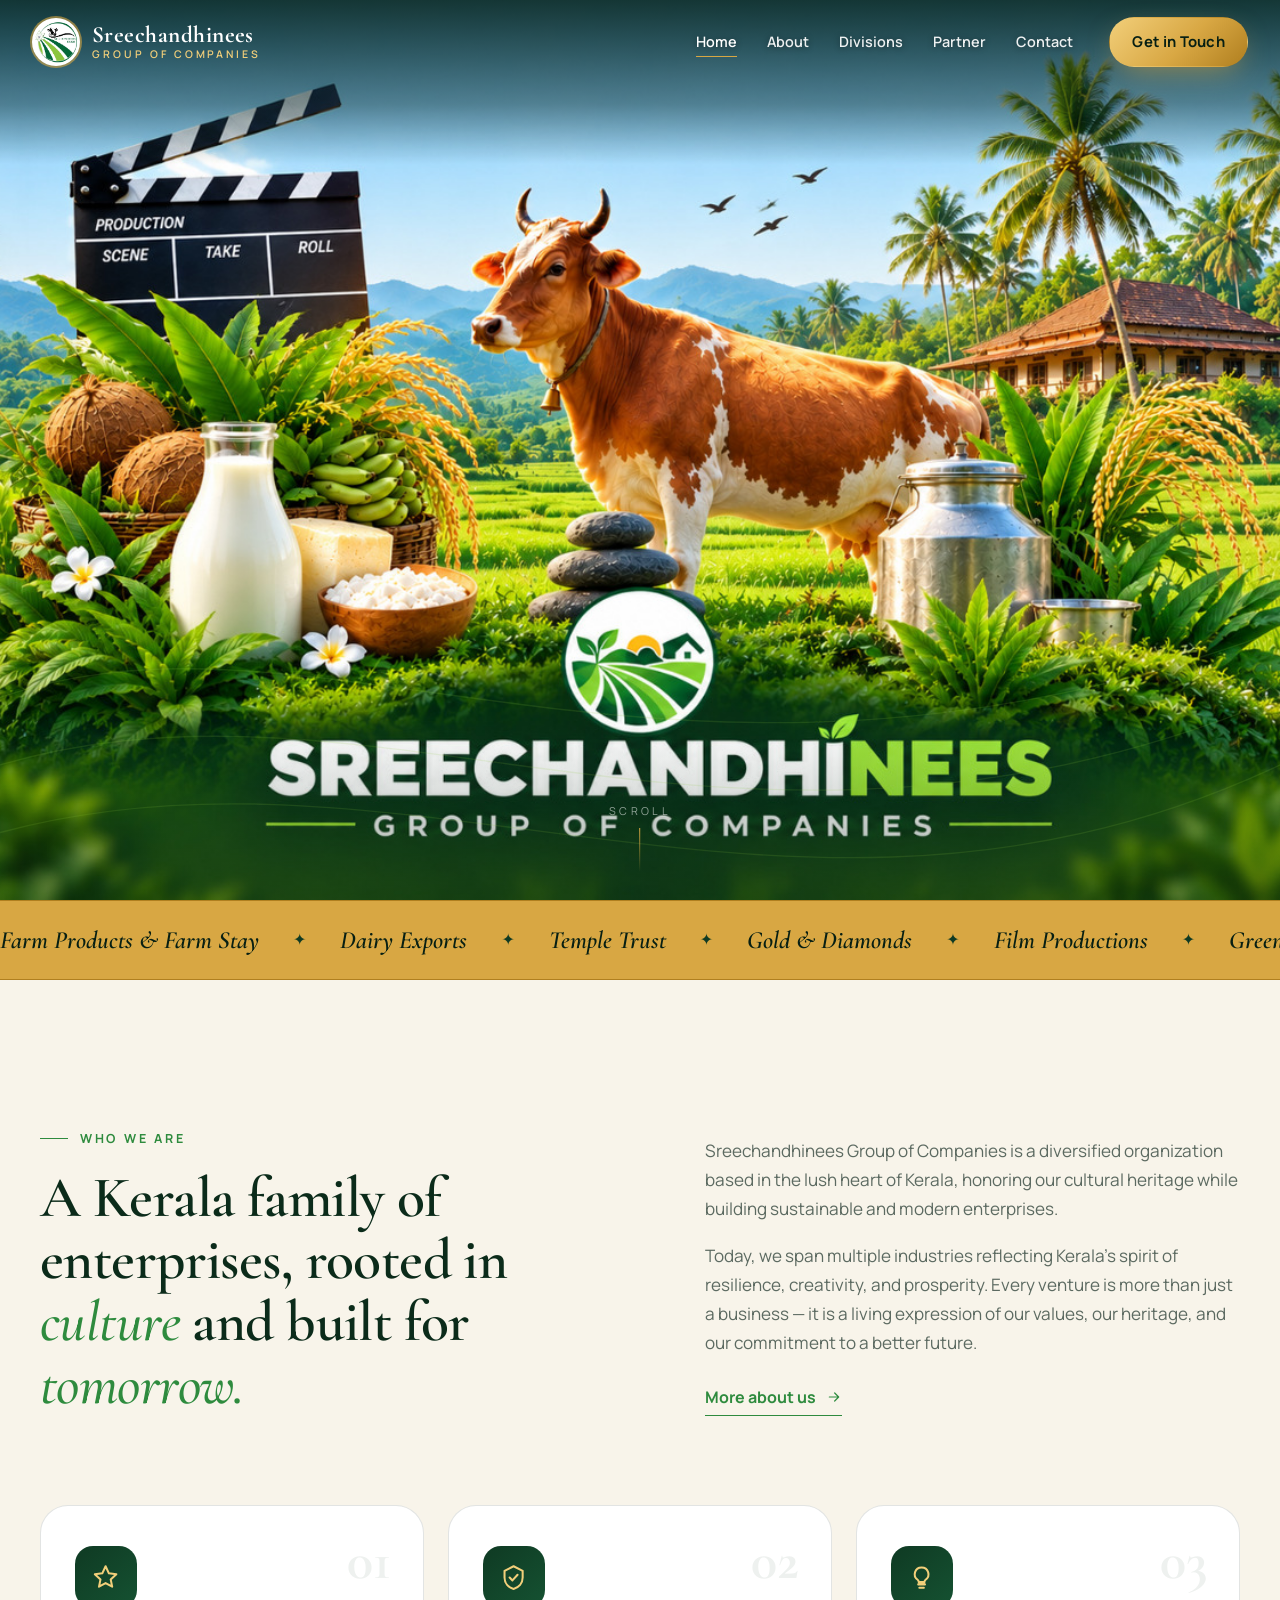
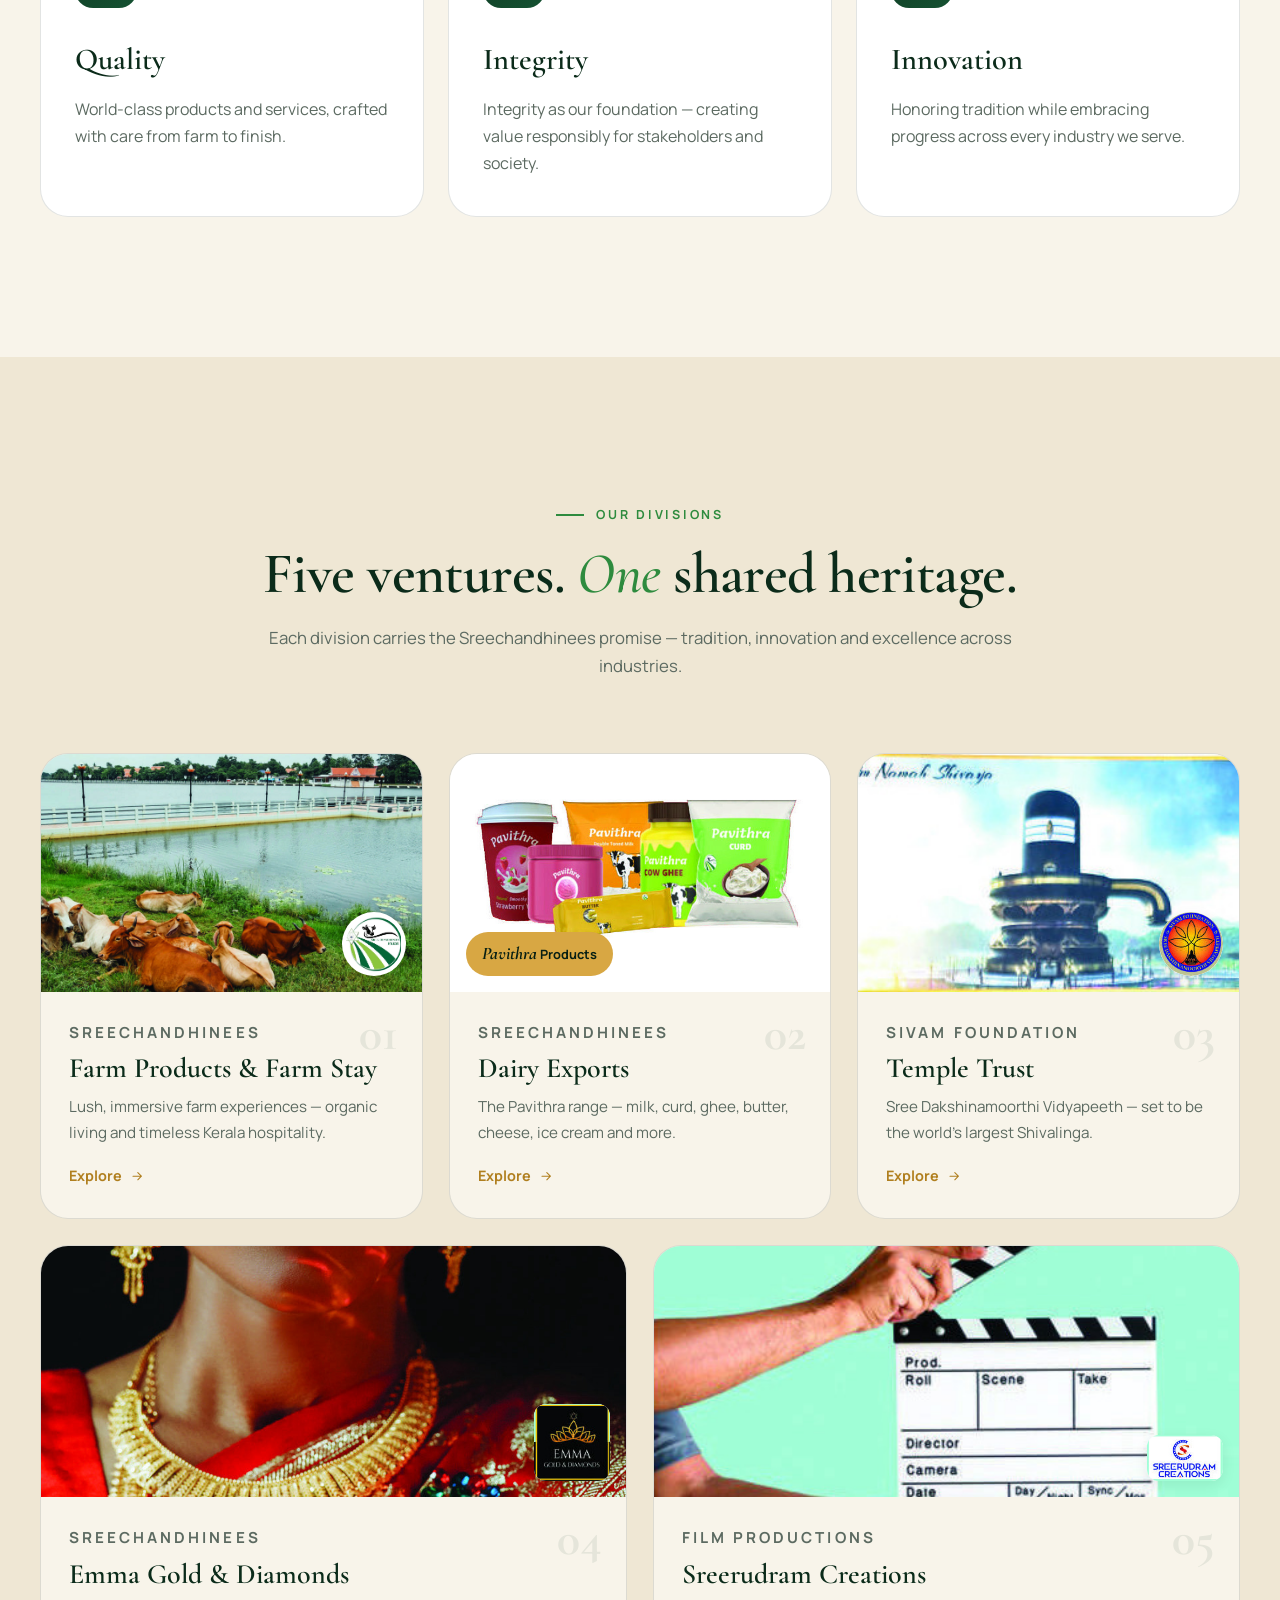
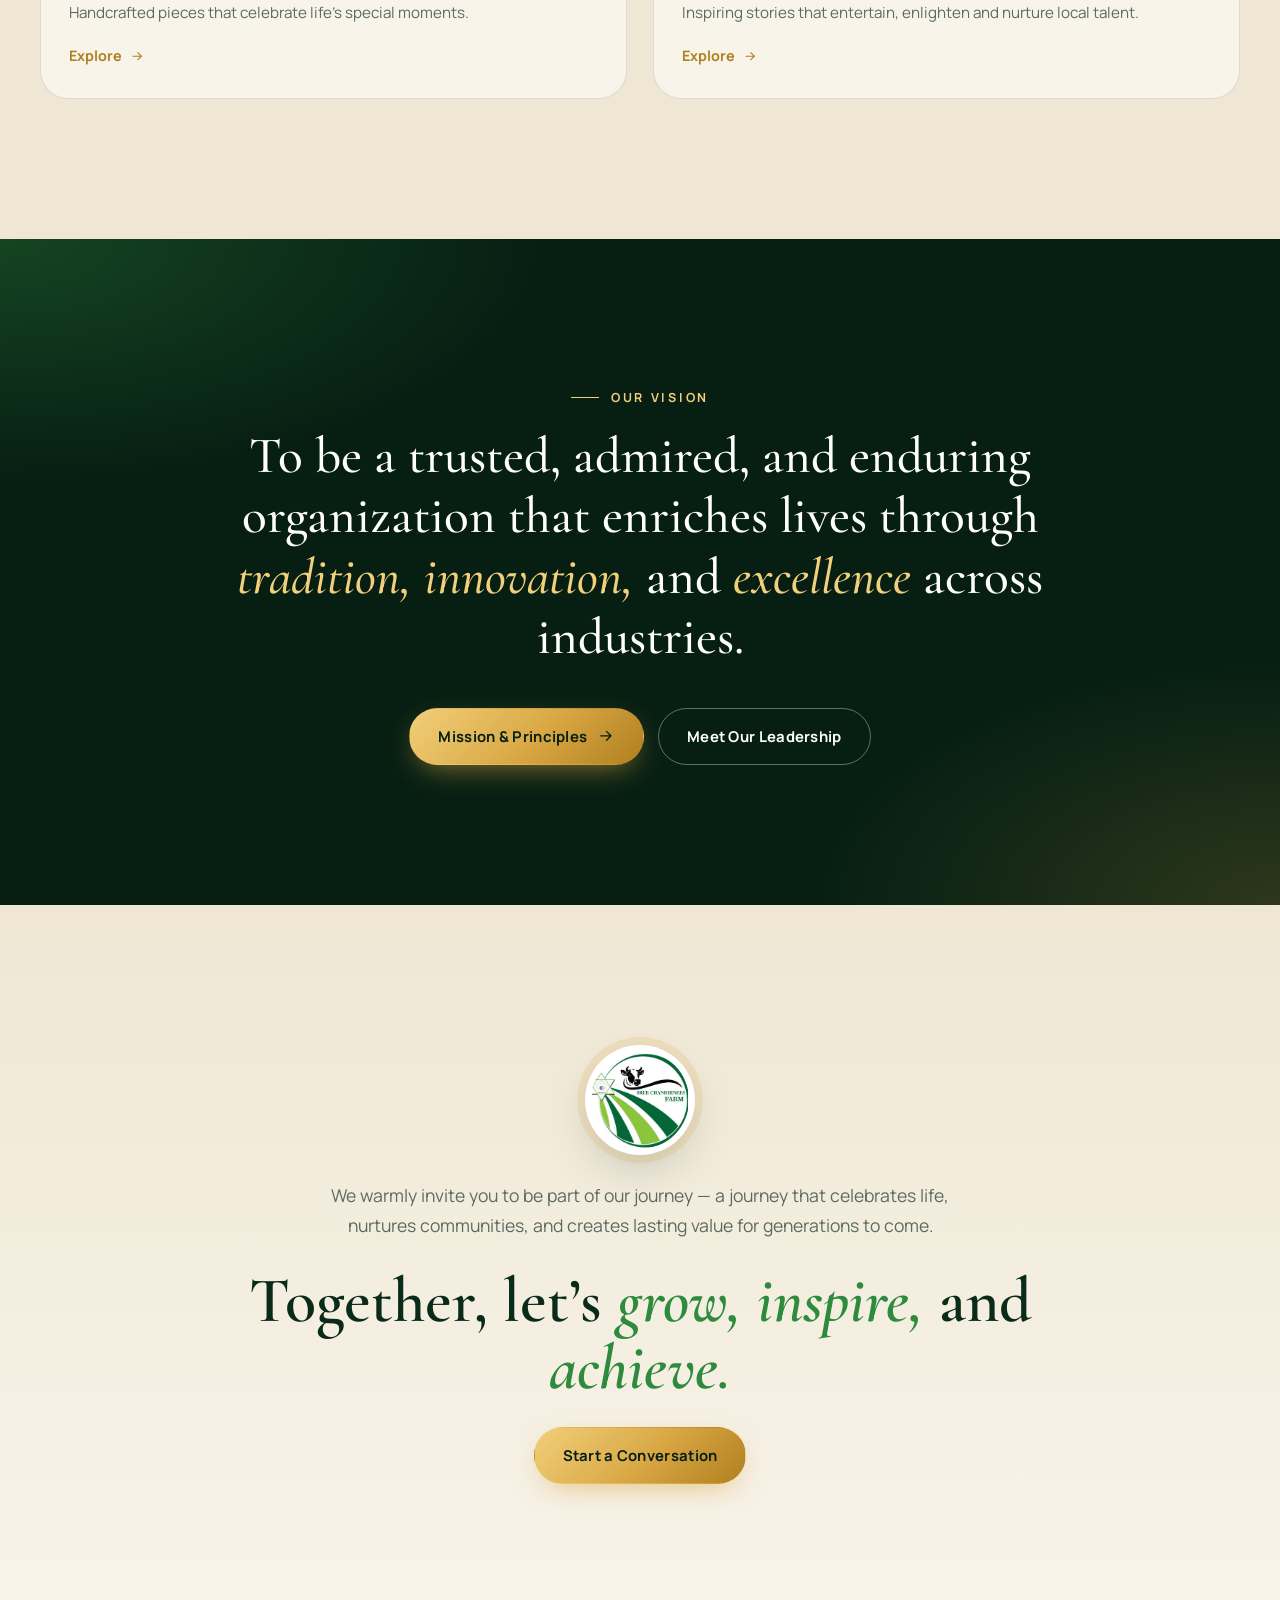
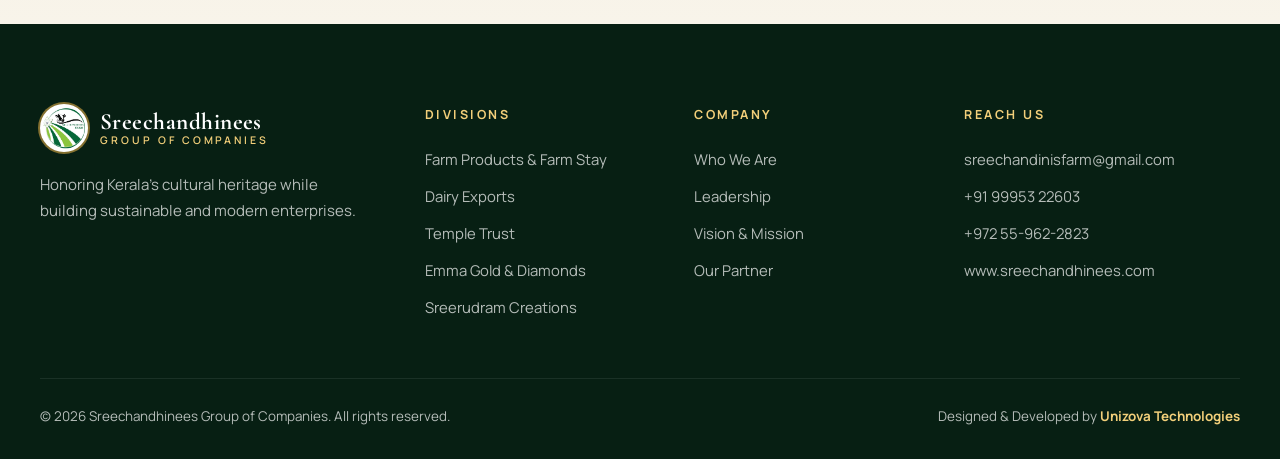
<file: index.html>
<!DOCTYPE html>
<html lang="en">
<head>
  <meta charset="UTF-8">
  <meta name="viewport" content="width=device-width, initial-scale=1.0">
  <title>Sreechandhinees Group of Companies | Rooted in Kerala</title>
  <meta name="description" content="Sreechandhinees Group of Companies — a diversified Kerala organization spanning farm stays, dairy exports, temple trust, gold &amp; diamonds and film productions. Founded on Quality, Integrity and Innovation.">
  <link rel="icon" type="image/jpeg" href="assets/img/logo.jpg">
  <link rel="preconnect" href="https://fonts.googleapis.com">
  <link rel="preconnect" href="https://fonts.gstatic.com" crossorigin>
  <link href="https://fonts.googleapis.com/css2?family=Cormorant+Garamond:ital,wght@0,500;0,600;0,700;1,500;1,600&family=Manrope:wght@300;400;500;600;700;800&display=swap" rel="stylesheet">
  <link rel="stylesheet" href="css/style.css?v=20261017e">
</head>
<body class="page-home">

  <!-- Preloader -->
  <div class="preloader" id="preloader">
    <div class="preloader__inner">
      <div class="preloader__logo"><img src="assets/img/logo.jpg" alt=""></div>
      <span class="preloader__text">Sreechandhinees</span>
      <div class="preloader__bar"><span></span></div>
    </div>
  </div>

  <!-- Header -->
  <header class="header" id="header">
    <div class="container header__inner">
      <a href="index.html" class="brand" aria-label="Sreechandhinees home">
        <span class="brand__mark"><img src="assets/img/logo.jpg" alt="Sreechandhinees Farm logo"></span>
        <span class="brand__text">
          <strong>Sreechandhinees</strong>
          <small>Group of Companies</small>
        </span>
      </a>

      <nav class="nav" id="nav" aria-label="Primary">
        <ul class="nav__list">
          <li><a href="index.html" class="nav__link is-active" aria-current="page">Home</a></li>
          <li><a href="about.html" class="nav__link">About</a></li>
          <li><a href="divisions.html" class="nav__link">Divisions</a></li>
          <li><a href="partner.html" class="nav__link">Partner</a></li>
          <li><a href="contact.html" class="nav__link">Contact</a></li>
        </ul>
        <a href="contact.html" class="btn btn--gold nav__cta">Get in Touch</a>
      </nav>

      <button class="burger" id="burger" aria-label="Open menu" aria-expanded="false" aria-controls="nav">
        <span></span><span></span><span></span>
      </button>
    </div>
  </header>

  <main>
    <section class="hero" id="home">
      <div class="hero__bg" aria-hidden="true">
        <div class="hero__slide is-active" style="background-image: url('assets/img/bannerimg.jpeg')"></div>
        <div class="hero__overlay"></div>
        <svg class="hero__lines" viewBox="0 0 800 800" preserveAspectRatio="none">
          <path d="M0 620 C 200 520, 420 760, 800 560" />
          <path d="M0 680 C 240 580, 460 820, 800 620" />
          <path d="M0 740 C 260 640, 500 880, 800 680" />
        </svg>
      </div>

      <h1 class="sr-only">Sreechandhinees — honoring heritage, building enduring enterprises</h1>

      <a href="#about" class="hero__scroll" aria-label="Scroll to about">
        <span>Scroll</span><i></i>
      </a>
    </section>

    <div class="marquee" aria-hidden="true">
      <div class="marquee__track">
        <span>Farm Products &amp; Farm Stay</span><b>✦</b>
        <span>Dairy Exports</span><b>✦</b>
        <span>Temple Trust</span><b>✦</b>
        <span>Gold &amp; Diamonds</span><b>✦</b>
        <span>Film Productions</span><b>✦</b>
        <span>Green Lee Builders</span><b>✦</b>
        <span>Farm Products &amp; Farm Stay</span><b>✦</b>
        <span>Dairy Exports</span><b>✦</b>
        <span>Temple Trust</span><b>✦</b>
        <span>Gold &amp; Diamonds</span><b>✦</b>
        <span>Film Productions</span><b>✦</b>
        <span>Green Lee Builders</span><b>✦</b>
      </div>
    </div>

    <section class="section about" id="about">
      <div class="container about__grid">
        <div class="about__intro">
          <p class="kicker reveal">Who We Are</p>
          <h2 class="section__title reveal">A Kerala family of enterprises, rooted in <em>culture</em> and built for <em>tomorrow.</em></h2>
        </div>
        <div class="about__body">
          <p class="reveal">
            Sreechandhinees Group of Companies is a diversified organization based in the lush heart of Kerala, honoring our cultural heritage while building sustainable and modern enterprises.
          </p>
          <p class="reveal">
            Today, we span multiple industries reflecting Kerala’s spirit of resilience, creativity, and prosperity. Every venture is more than just a business — it is a living expression of our values, our heritage, and our commitment to a better future.
          </p>
          <a href="about.html" class="link-arrow reveal">More about us <svg viewBox="0 0 24 24" aria-hidden="true"><path d="M5 12h14M13 6l6 6-6 6"/></svg></a>
        </div>
      </div>

      <div class="container pillars">
        <article class="pillar reveal">
          <div class="pillar__icon">
            <svg viewBox="0 0 24 24" aria-hidden="true"><path d="M12 2l2.9 6.26L21.5 9l-5 4.6L17.8 20 12 16.8 6.2 20l1.3-6.4-5-4.6 6.6-.74z"/></svg>
          </div>
          <span class="pillar__num">01</span>
          <h3>Quality</h3>
          <p>World-class products and services, crafted with care from farm to finish.</p>
        </article>
        <article class="pillar reveal">
          <div class="pillar__icon">
            <svg viewBox="0 0 24 24" aria-hidden="true"><path d="M12 2l8 4v6c0 5-3.4 8.7-8 10-4.6-1.3-8-5-8-10V6z"/><path d="M8.5 12l2.5 2.5 4.5-5"/></svg>
          </div>
          <span class="pillar__num">02</span>
          <h3>Integrity</h3>
          <p>Integrity as our foundation — creating value responsibly for stakeholders and society.</p>
        </article>
        <article class="pillar reveal">
          <div class="pillar__icon">
            <svg viewBox="0 0 24 24" aria-hidden="true"><path d="M9 18h6M10 21h4M12 3a6 6 0 0 0-3.5 10.9c.6.5 1 1.2 1 2.1h5c0-.9.4-1.6 1-2.1A6 6 0 0 0 12 3z"/></svg>
          </div>
          <span class="pillar__num">03</span>
          <h3>Innovation</h3>
          <p>Honoring tradition while embracing progress across every industry we serve.</p>
        </article>
      </div>
    </section>

    
    <section class="section divisions" id="divisions">
      <div class="container">
        <div class="section__head section__head--center">
          <p class="kicker reveal">Our Divisions</p>
          <h2 class="section__title reveal">Five ventures. <em>One</em> shared heritage.</h2>
          <p class="section__sub reveal">Each division carries the Sreechandhinees promise — tradition, innovation and excellence across industries.</p>
        </div>
        <div class="div-grid">
          <a href="farm.html" class="div-card reveal">
            <div class="div-card__media">
              <img src="assets/img/farm.jpg" alt="Farm Products &amp; Farm Stay" loading="lazy">
              <span class="div-card__logo "><img src="assets/img/logo.jpg" alt=""></span>
            </div>
            <div class="div-card__body">
              <span class="div-card__num">01</span>
              <p class="div-card__kicker">Sreechandhinees</p>
              <h3>Farm Products &amp; Farm Stay</h3>
              <p>Lush, immersive farm experiences — organic living and timeless Kerala hospitality.</p>
              <span class="div-card__more">Explore <svg viewBox="0 0 24 24" aria-hidden="true"><path d="M5 12h14M13 6l6 6-6 6"/></svg></span>
            </div>
          </a>
          <a href="dairy.html" class="div-card reveal">
            <div class="div-card__media div-card__media--light">
              <img src="assets/img/dairy-products.jpg" alt="Dairy Exports" loading="lazy">
              <span class="div-card__chip"><em>Pavithra</em> Products</span>
            </div>
            <div class="div-card__body">
              <span class="div-card__num">02</span>
              <p class="div-card__kicker">Sreechandhinees</p>
              <h3>Dairy Exports</h3>
              <p>The Pavithra range — milk, curd, ghee, butter, cheese, ice cream and more.</p>
              <span class="div-card__more">Explore <svg viewBox="0 0 24 24" aria-hidden="true"><path d="M5 12h14M13 6l6 6-6 6"/></svg></span>
            </div>
          </a>
          <a href="temple.html" class="div-card reveal">
            <div class="div-card__media">
              <img src="assets/img/shivalinga.jpg" alt="Temple Trust" loading="lazy">
              <span class="div-card__logo div-card__logo--round"><img src="assets/img/sivam-logo.jpg" alt=""></span>
            </div>
            <div class="div-card__body">
              <span class="div-card__num">03</span>
              <p class="div-card__kicker">Sivam Foundation</p>
              <h3>Temple Trust</h3>
              <p>Sree Dakshinamoorthi Vidyapeeth — set to be the world’s largest Shivalinga.</p>
              <span class="div-card__more">Explore <svg viewBox="0 0 24 24" aria-hidden="true"><path d="M5 12h14M13 6l6 6-6 6"/></svg></span>
            </div>
          </a>
          <a href="jewelry.html" class="div-card reveal">
            <div class="div-card__media">
              <img src="assets/img/jewelry.jpg" alt="Emma Gold &amp; Diamonds" loading="lazy">
              <span class="div-card__logo div-card__logo--square"><img src="assets/img/emma-logo.jpg" alt=""></span>
            </div>
            <div class="div-card__body">
              <span class="div-card__num">04</span>
              <p class="div-card__kicker">Sreechandhinees</p>
              <h3>Emma Gold &amp; Diamonds</h3>
              <p>Handcrafted pieces that celebrate life’s special moments.</p>
              <span class="div-card__more">Explore <svg viewBox="0 0 24 24" aria-hidden="true"><path d="M5 12h14M13 6l6 6-6 6"/></svg></span>
            </div>
          </a>
          <a href="film.html" class="div-card reveal">
            <div class="div-card__media">
              <img src="assets/img/film.jpg" alt="Sreerudram Creations" loading="lazy">
              <span class="div-card__logo div-card__logo--square"><img src="assets/img/sreerudram-logo.jpg" alt=""></span>
            </div>
            <div class="div-card__body">
              <span class="div-card__num">05</span>
              <p class="div-card__kicker">Film Productions</p>
              <h3>Sreerudram Creations</h3>
              <p>Inspiring stories that entertain, enlighten and nurture local talent.</p>
              <span class="div-card__more">Explore <svg viewBox="0 0 24 24" aria-hidden="true"><path d="M5 12h14M13 6l6 6-6 6"/></svg></span>
            </div>
          </a>
        </div>
      </div>
    </section>

    
    <section class="section vision vision--teaser">
      <div class="container">
        <div class="vision__hero reveal">
          <p class="kicker kicker--light">Our Vision</p>
          <blockquote>To be a trusted, admired, and enduring organization that enriches lives through <em>tradition, innovation,</em> and <em>excellence</em> across industries.</blockquote>
          <div class="vision__actions">
            <a href="vision.html" class="btn btn--gold">Mission &amp; Principles <svg viewBox="0 0 24 24" aria-hidden="true"><path d="M5 12h14M13 6l6 6-6 6"/></svg></a>
            <a href="leadership.html" class="btn btn--ghost">Meet Our Leadership</a>
          </div>
        </div>
      </div>
    </section>

    <section class="section invite">
      <div class="container invite__inner">
        <div class="invite__logo reveal"><img src="assets/img/logo.jpg" alt=""></div>
        <p class="invite__text reveal">We warmly invite you to be part of our journey — a journey that celebrates life, nurtures communities, and creates lasting value for generations to come.</p>
        <h2 class="invite__title reveal">Together, let’s <em>grow,</em> <em>inspire,</em> and <em>achieve.</em></h2>
        <a href="contact.html" class="btn btn--gold reveal">Start a Conversation</a>
      </div>
    </section>
  </main>

  <!-- Footer -->
  <footer class="footer">
    <div class="container footer__grid">
      <div class="footer__brand">
        <a href="index.html" class="brand brand--footer">
          <span class="brand__mark"><img src="assets/img/logo.jpg" alt=""></span>
          <span class="brand__text"><strong>Sreechandhinees</strong><small>Group of Companies</small></span>
        </a>
        <p>Honoring Kerala’s cultural heritage while building sustainable and modern enterprises.</p>
      </div>
      <div>
        <h4>Divisions</h4>
        <ul>
          <li><a href="farm.html">Farm Products &amp; Farm Stay</a></li>
          <li><a href="dairy.html">Dairy Exports</a></li>
          <li><a href="temple.html">Temple Trust</a></li>
          <li><a href="jewelry.html">Emma Gold &amp; Diamonds</a></li>
          <li><a href="film.html">Sreerudram Creations</a></li>
        </ul>
      </div>
      <div>
        <h4>Company</h4>
        <ul>
          <li><a href="about.html">Who We Are</a></li>
          <li><a href="leadership.html">Leadership</a></li>
          <li><a href="vision.html">Vision &amp; Mission</a></li>
          <li><a href="partner.html">Our Partner</a></li>
        </ul>
      </div>
      <div>
        <h4>Reach Us</h4>
        <ul>
          <li><a href="mailto:sreechandinisfarm@gmail.com">sreechandinisfarm@gmail.com</a></li>
          <li><a href="tel:+919995322603">+91 99953 22603</a></li>
          <li><a href="tel:+972559622823">+972 55-962-2823</a></li>
          <li><a href="https://www.sreechandhinees.com">www.sreechandhinees.com</a></li>
        </ul>
      </div>
    </div>
    <div class="container footer__bottom">
      <p>© <span id="year"></span> Sreechandhinees Group of Companies. All rights reserved.</p>
      <p class="footer__credit">Designed &amp; Developed by <a href="https://unizova.com" target="_blank" rel="noopener">Unizova Technologies</a></p>
    </div>
  </footer>

  <a href="#" class="to-top" id="toTop" aria-label="Back to top">
    <svg viewBox="0 0 24 24" aria-hidden="true"><path d="M12 19V5M6 11l6-6 6 6"/></svg>
  </a>

  <script src="js/main.js?v=20261016d"></script>
</body>
</html>
</file>
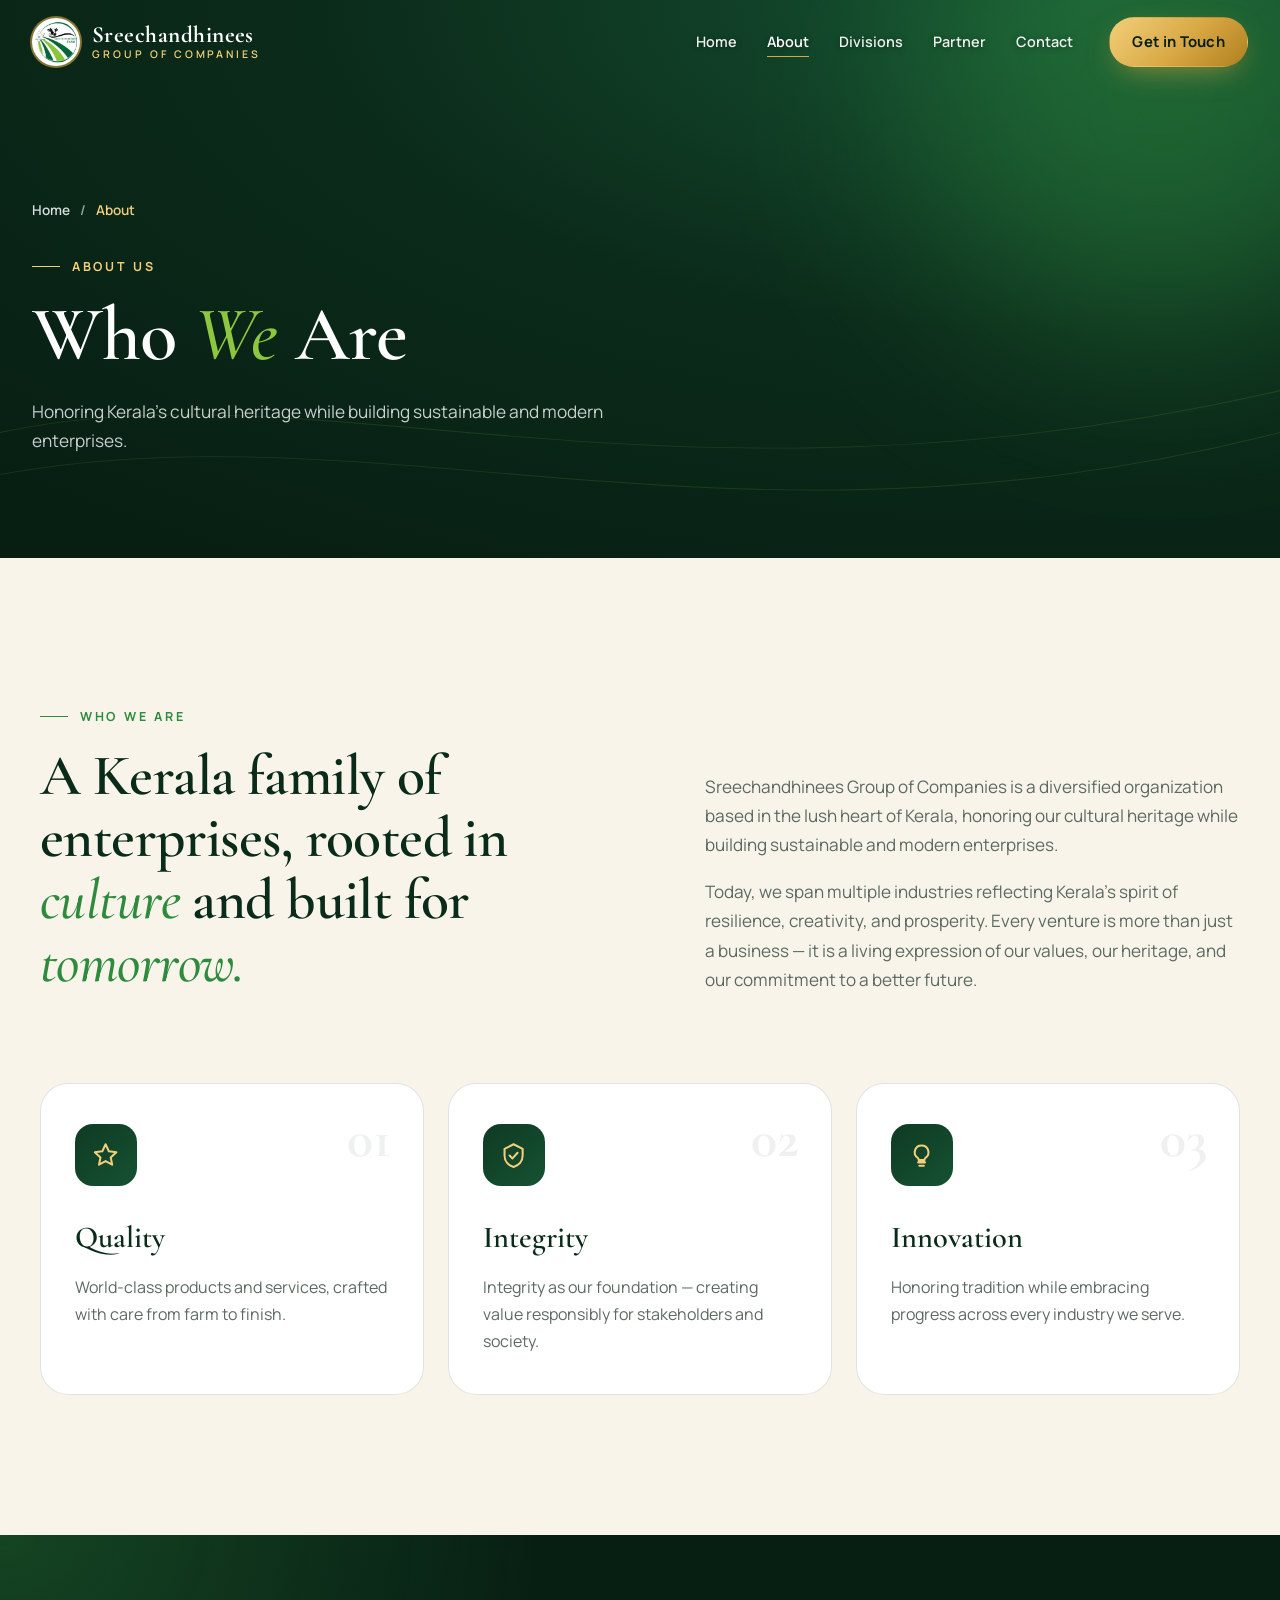
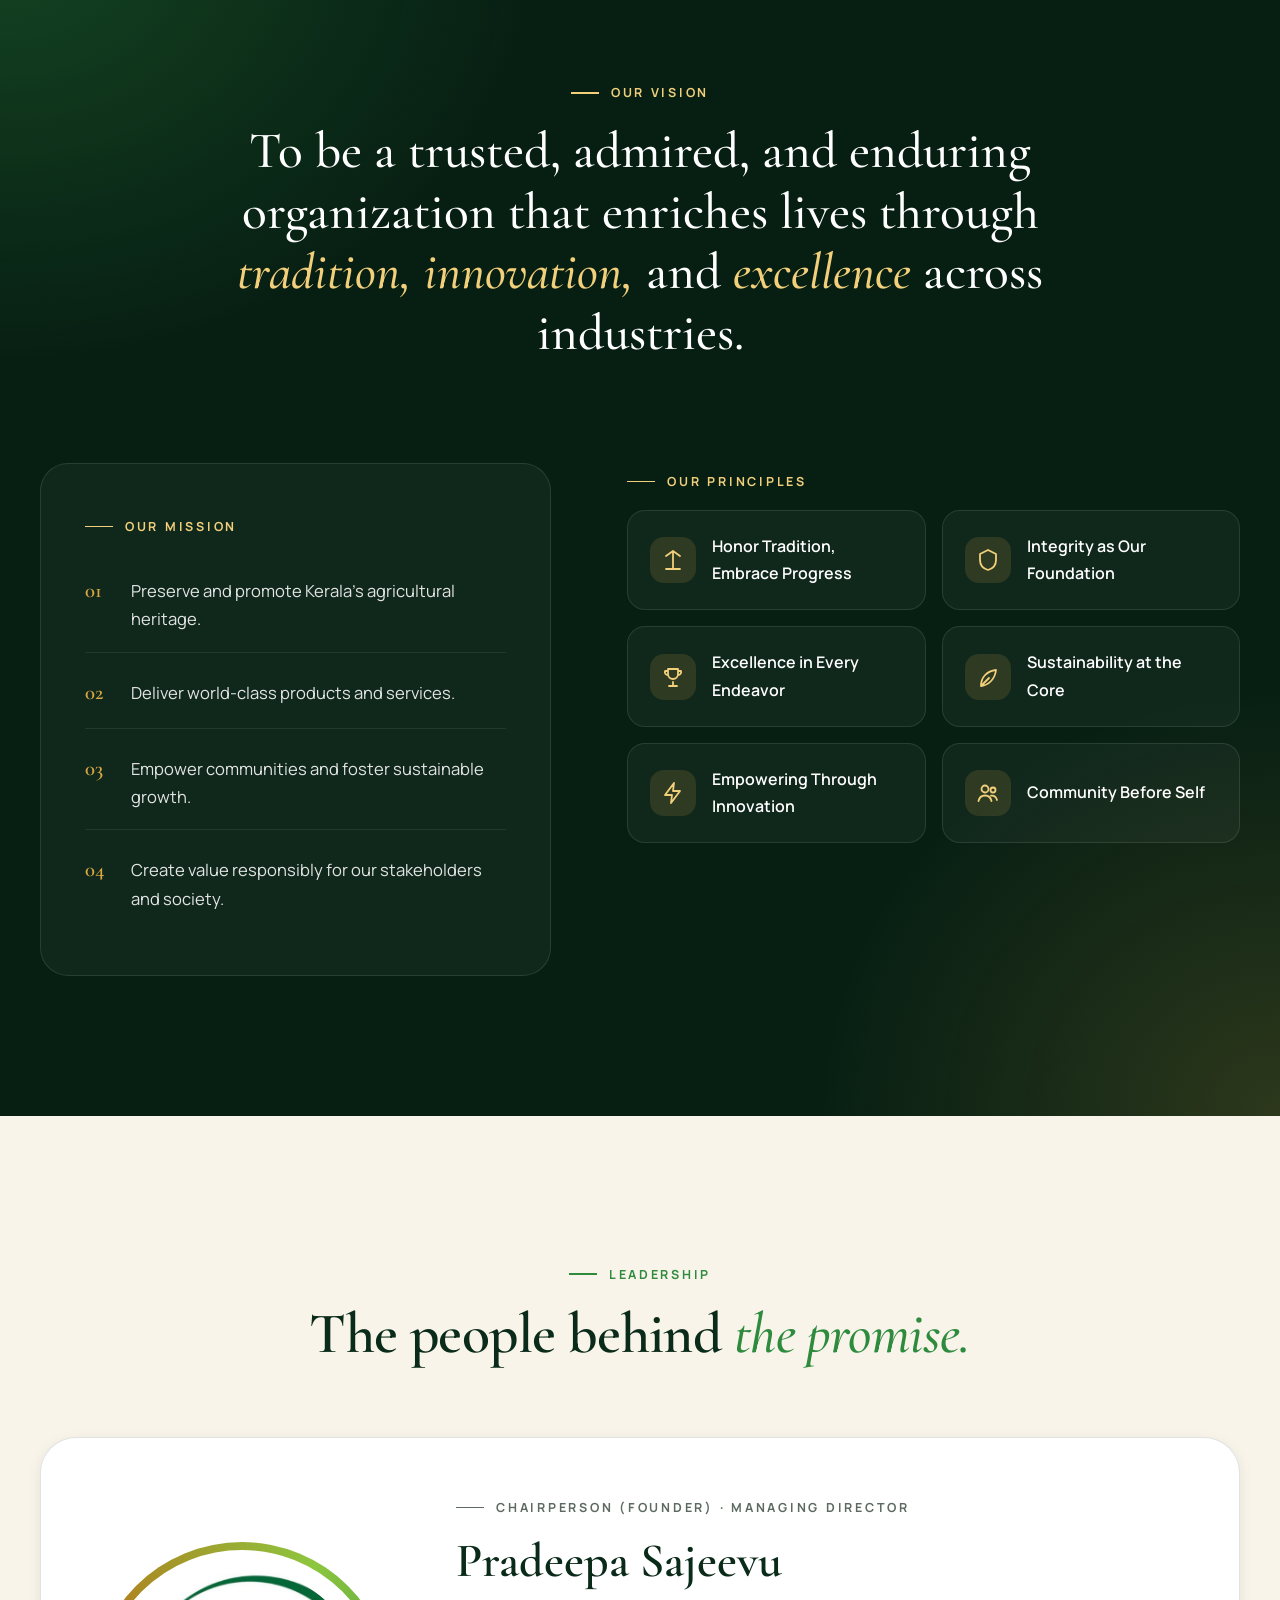
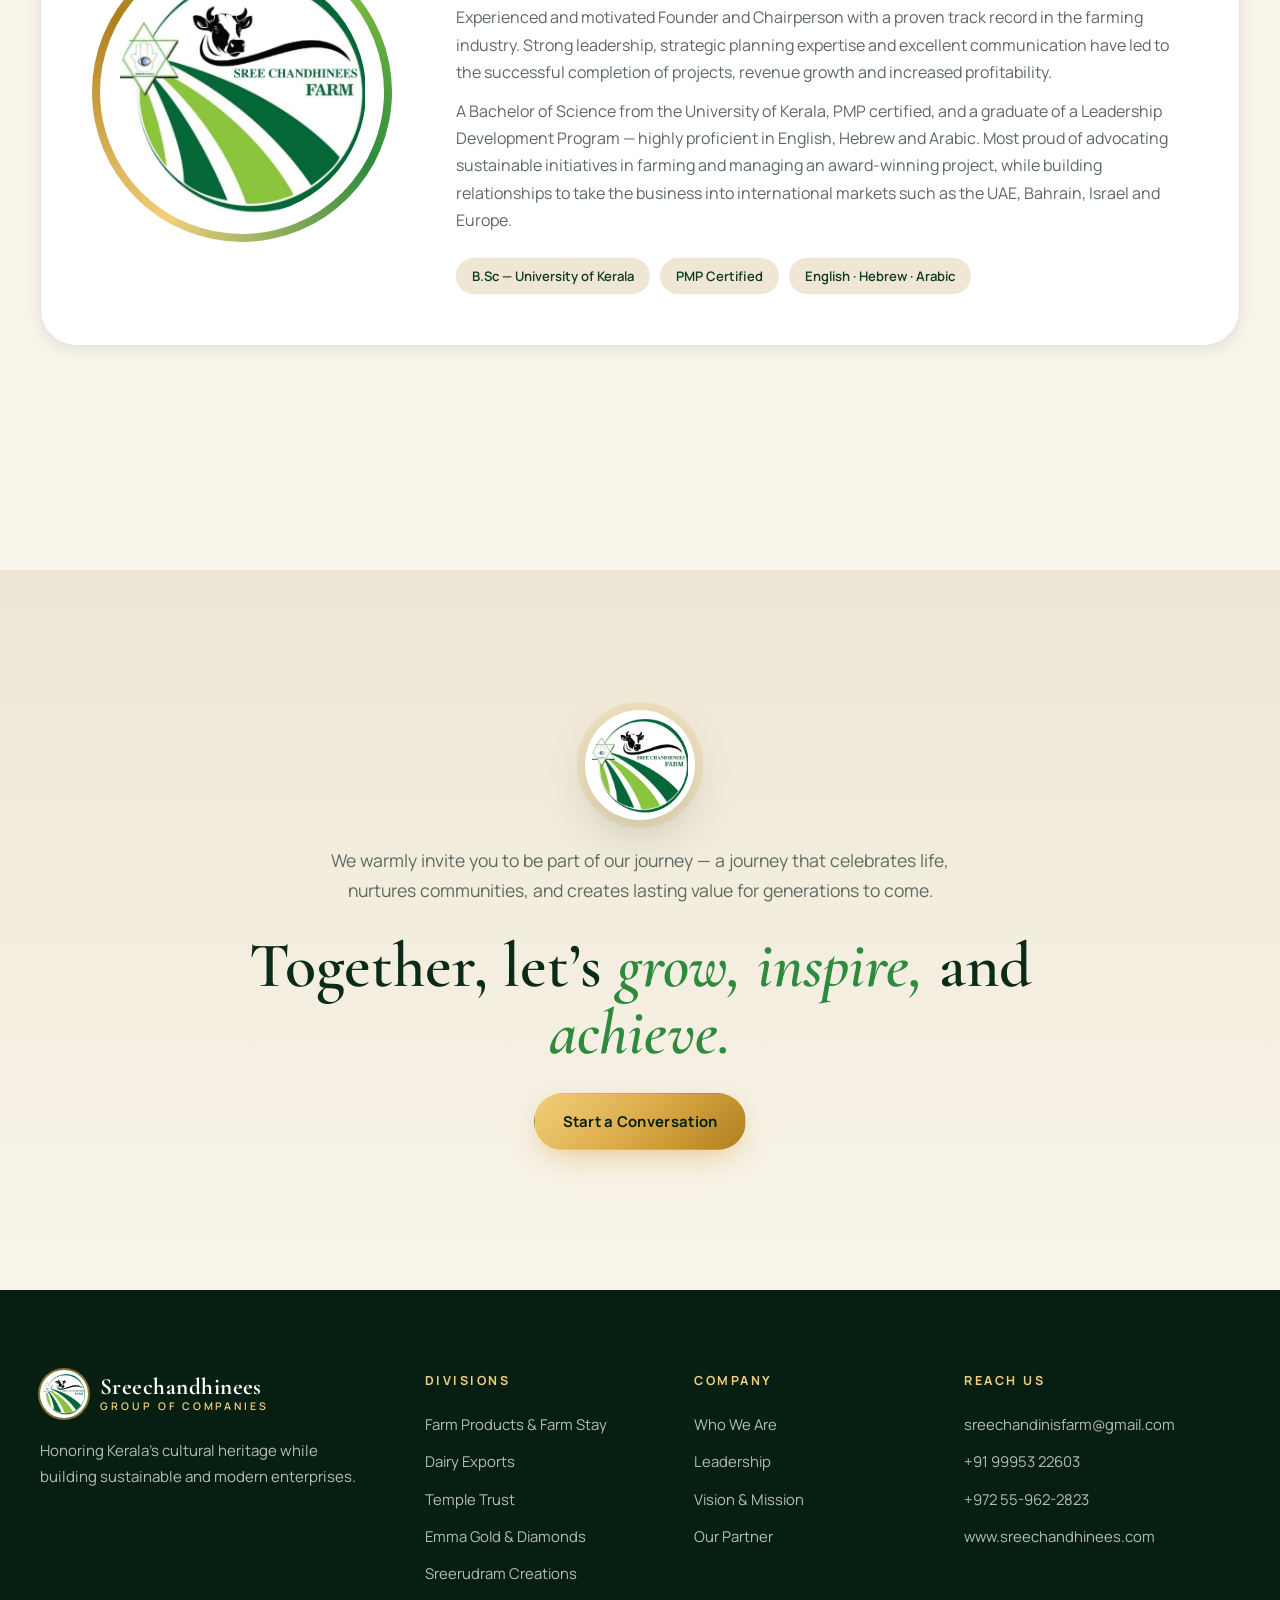
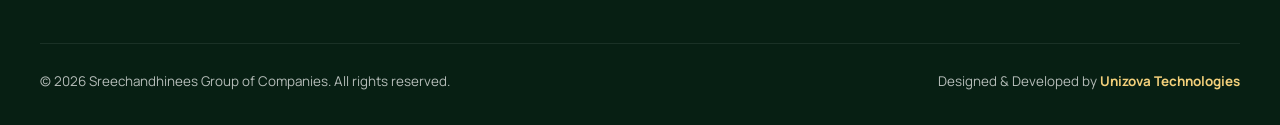
<file: about.html>
<!DOCTYPE html>
<html lang="en">
<head>
  <meta charset="UTF-8">
  <meta name="viewport" content="width=device-width, initial-scale=1.0">
  <title>About Us | Sreechandhinees Group of Companies</title>
  <meta name="description" content="Who we are — a diversified Kerala organization founded on Quality, Integrity and Innovation.">
  <link rel="icon" type="image/jpeg" href="assets/img/logo.jpg">
  <link rel="preconnect" href="https://fonts.googleapis.com">
  <link rel="preconnect" href="https://fonts.gstatic.com" crossorigin>
  <link href="https://fonts.googleapis.com/css2?family=Cormorant+Garamond:ital,wght@0,500;0,600;0,700;1,500;1,600&family=Manrope:wght@300;400;500;600;700;800&display=swap" rel="stylesheet">
  <link rel="stylesheet" href="css/style.css?v=20261017e">
</head>
<body class="page-inner">

  <!-- Header -->
  <header class="header" id="header">
    <div class="container header__inner">
      <a href="index.html" class="brand" aria-label="Sreechandhinees home">
        <span class="brand__mark"><img src="assets/img/logo.jpg" alt="Sreechandhinees Farm logo"></span>
        <span class="brand__text">
          <strong>Sreechandhinees</strong>
          <small>Group of Companies</small>
        </span>
      </a>

      <nav class="nav" id="nav" aria-label="Primary">
        <ul class="nav__list">
          <li><a href="index.html" class="nav__link">Home</a></li>
          <li><a href="about.html" class="nav__link is-active" aria-current="page">About</a></li>
          <li><a href="divisions.html" class="nav__link">Divisions</a></li>
          <li><a href="partner.html" class="nav__link">Partner</a></li>
          <li><a href="contact.html" class="nav__link">Contact</a></li>
        </ul>
        <a href="contact.html" class="btn btn--gold nav__cta">Get in Touch</a>
      </nav>

      <button class="burger" id="burger" aria-label="Open menu" aria-expanded="false" aria-controls="nav">
        <span></span><span></span><span></span>
      </button>
    </div>
  </header>

  <main>

    <section class="page-hero">
      
      <div class="page-hero__glow" aria-hidden="true"></div>
      <svg class="hero__lines" viewBox="0 0 800 800" preserveAspectRatio="none" aria-hidden="true">
        <path d="M0 620 C 200 520, 420 760, 800 560" />
        <path d="M0 680 C 240 580, 460 820, 800 620" />
      </svg>
      <div class="container page-hero__inner">
        <nav class="crumbs reveal" aria-label="Breadcrumb">
          <a href="index.html">Home</a><span>/</span><span aria-current="page">About</span>
        </nav>
        <p class="kicker kicker--light reveal">About Us</p>
        <h1 class="page-hero__title reveal">Who <em>We</em> Are</h1>
        <p class="page-hero__sub reveal">Honoring Kerala’s cultural heritage while building sustainable and modern enterprises.</p>
      </div>
    </section>

    <section class="section about" id="about">
      <div class="container about__grid">
        <div class="about__intro">
          <p class="kicker reveal">Who We Are</p>
          <h2 class="section__title reveal">A Kerala family of enterprises, rooted in <em>culture</em> and built for <em>tomorrow.</em></h2>
        </div>
        <div class="about__body">
          <p class="reveal">
            Sreechandhinees Group of Companies is a diversified organization based in the lush heart of Kerala, honoring our cultural heritage while building sustainable and modern enterprises.
          </p>
          <p class="reveal">
            Today, we span multiple industries reflecting Kerala’s spirit of resilience, creativity, and prosperity. Every venture is more than just a business — it is a living expression of our values, our heritage, and our commitment to a better future.
          </p>
        </div>
      </div>

      <div class="container pillars">
        <article class="pillar reveal">
          <div class="pillar__icon">
            <svg viewBox="0 0 24 24" aria-hidden="true"><path d="M12 2l2.9 6.26L21.5 9l-5 4.6L17.8 20 12 16.8 6.2 20l1.3-6.4-5-4.6 6.6-.74z"/></svg>
          </div>
          <span class="pillar__num">01</span>
          <h3>Quality</h3>
          <p>World-class products and services, crafted with care from farm to finish.</p>
        </article>
        <article class="pillar reveal">
          <div class="pillar__icon">
            <svg viewBox="0 0 24 24" aria-hidden="true"><path d="M12 2l8 4v6c0 5-3.4 8.7-8 10-4.6-1.3-8-5-8-10V6z"/><path d="M8.5 12l2.5 2.5 4.5-5"/></svg>
          </div>
          <span class="pillar__num">02</span>
          <h3>Integrity</h3>
          <p>Integrity as our foundation — creating value responsibly for stakeholders and society.</p>
        </article>
        <article class="pillar reveal">
          <div class="pillar__icon">
            <svg viewBox="0 0 24 24" aria-hidden="true"><path d="M9 18h6M10 21h4M12 3a6 6 0 0 0-3.5 10.9c.6.5 1 1.2 1 2.1h5c0-.9.4-1.6 1-2.1A6 6 0 0 0 12 3z"/></svg>
          </div>
          <span class="pillar__num">03</span>
          <h3>Innovation</h3>
          <p>Honoring tradition while embracing progress across every industry we serve.</p>
        </article>
      </div>
    </section>


    <section class="section vision" id="vision">
      <div class="container">
        <div class="vision__hero reveal">
          <p class="kicker kicker--light">Our Vision</p>
          <blockquote>To be a trusted, admired, and enduring organization that enriches lives through <em>tradition, innovation,</em> and <em>excellence</em> across industries.</blockquote>
        </div>

        <div class="vision__grid">
          <div class="mission reveal">
            <p class="kicker kicker--light">Our Mission</p>
            <ol class="mission__list">
              <li><span>01</span>Preserve and promote Kerala’s agricultural heritage.</li>
              <li><span>02</span>Deliver world-class products and services.</li>
              <li><span>03</span>Empower communities and foster sustainable growth.</li>
              <li><span>04</span>Create value responsibly for our stakeholders and society.</li>
            </ol>
          </div>

          <div class="principles">
            <p class="kicker kicker--light reveal">Our Principles</p>
            <div class="principles__grid">
              <div class="principle reveal"><svg viewBox="0 0 24 24" aria-hidden="true"><path d="M12 3v18M5 8l7-5 7 5M5 21h14"/></svg><span>Honor Tradition, Embrace Progress</span></div>
              <div class="principle reveal"><svg viewBox="0 0 24 24" aria-hidden="true"><path d="M12 2l8 4v6c0 5-3.4 8.7-8 10-4.6-1.3-8-5-8-10V6z"/></svg><span>Integrity as Our Foundation</span></div>
              <div class="principle reveal"><svg viewBox="0 0 24 24" aria-hidden="true"><path d="M8 21h8M12 17v4M7 4h10v5a5 5 0 0 1-10 0zM7 6H4a3 3 0 0 0 3 4M17 6h3a3 3 0 0 1-3 4"/></svg><span>Excellence in Every Endeavor</span></div>
              <div class="principle reveal"><svg viewBox="0 0 24 24" aria-hidden="true"><path d="M5 21c0-9 6-15 15-16-1 9-7 15-15 16zM5 21l8-8"/></svg><span>Sustainability at the Core</span></div>
              <div class="principle reveal"><svg viewBox="0 0 24 24" aria-hidden="true"><path d="M13 2L4 14h7l-1 8 9-12h-7z"/></svg><span>Empowering Through Innovation</span></div>
              <div class="principle reveal"><svg viewBox="0 0 24 24" aria-hidden="true"><circle cx="9" cy="8" r="3.5"/><circle cx="17" cy="9" r="2.5"/><path d="M2.5 20c.8-3.6 3.4-5.5 6.5-5.5s5.7 1.9 6.5 5.5M15 14.6c2.8-.3 5.2 1.3 6 4.4"/></svg><span>Community Before Self</span></div>
            </div>
          </div>
        </div>
      </div>
    </section>

    <section class="section leadership" id="leadership">
      <div class="container">
        <div class="section__head section__head--center">
          <p class="kicker reveal">Leadership</p>
          <h2 class="section__title reveal">The people behind <em>the promise.</em></h2>
        </div>

        <div class="chair reveal">
          <div class="chair__photo chair__photo--logo">
            <img src="assets/img/logo.jpg" alt="Sreechandhinees logo" loading="lazy">
          </div>
          <div class="chair__content">
            <p class="kicker">Chairperson (Founder) · Managing Director</p>
            <h3>Pradeepa Sajeevu</h3>
            <p>Experienced and motivated Founder and Chairperson with a proven track record in the farming industry. Strong leadership, strategic planning expertise and excellent communication have led to the successful completion of projects, revenue growth and increased profitability.</p>
            <p>A Bachelor of Science from the University of Kerala, PMP certified, and a graduate of a Leadership Development Program — highly proficient in English, Hebrew and Arabic. Most proud of advocating sustainable initiatives in farming and managing an award-winning project, while building relationships to take the business into international markets such as the UAE, Bahrain, Israel and Europe.</p>
            <ul class="chair__tags">
              <li>B.Sc — University of Kerala</li>
              <li>PMP Certified</li>
              <li>English · Hebrew · Arabic</li>
            </ul>
          </div>
        </div>
      </div>
    </section>

    <section class="section invite">
      <div class="container invite__inner">
        <div class="invite__logo reveal"><img src="assets/img/logo.jpg" alt=""></div>
        <p class="invite__text reveal">We warmly invite you to be part of our journey — a journey that celebrates life, nurtures communities, and creates lasting value for generations to come.</p>
        <h2 class="invite__title reveal">Together, let’s <em>grow,</em> <em>inspire,</em> and <em>achieve.</em></h2>
        <a href="contact.html" class="btn btn--gold reveal">Start a Conversation</a>
      </div>
    </section>
  </main>

  <!-- Footer -->
  <footer class="footer">
    <div class="container footer__grid">
      <div class="footer__brand">
        <a href="index.html" class="brand brand--footer">
          <span class="brand__mark"><img src="assets/img/logo.jpg" alt=""></span>
          <span class="brand__text"><strong>Sreechandhinees</strong><small>Group of Companies</small></span>
        </a>
        <p>Honoring Kerala’s cultural heritage while building sustainable and modern enterprises.</p>
      </div>
      <div>
        <h4>Divisions</h4>
        <ul>
          <li><a href="farm.html">Farm Products &amp; Farm Stay</a></li>
          <li><a href="dairy.html">Dairy Exports</a></li>
          <li><a href="temple.html">Temple Trust</a></li>
          <li><a href="jewelry.html">Emma Gold &amp; Diamonds</a></li>
          <li><a href="film.html">Sreerudram Creations</a></li>
        </ul>
      </div>
      <div>
        <h4>Company</h4>
        <ul>
          <li><a href="about.html">Who We Are</a></li>
          <li><a href="leadership.html">Leadership</a></li>
          <li><a href="vision.html">Vision &amp; Mission</a></li>
          <li><a href="partner.html">Our Partner</a></li>
        </ul>
      </div>
      <div>
        <h4>Reach Us</h4>
        <ul>
          <li><a href="mailto:sreechandinisfarm@gmail.com">sreechandinisfarm@gmail.com</a></li>
          <li><a href="tel:+919995322603">+91 99953 22603</a></li>
          <li><a href="tel:+972559622823">+972 55-962-2823</a></li>
          <li><a href="https://www.sreechandhinees.com">www.sreechandhinees.com</a></li>
        </ul>
      </div>
    </div>
    <div class="container footer__bottom">
      <p>© <span id="year"></span> Sreechandhinees Group of Companies. All rights reserved.</p>
      <p class="footer__credit">Designed &amp; Developed by <a href="https://unizova.com" target="_blank" rel="noopener">Unizova Technologies</a></p>
    </div>
  </footer>

  <a href="#" class="to-top" id="toTop" aria-label="Back to top">
    <svg viewBox="0 0 24 24" aria-hidden="true"><path d="M12 19V5M6 11l6-6 6 6"/></svg>
  </a>

  <script src="js/main.js?v=20261016c"></script>
</body>
</html>
</file>
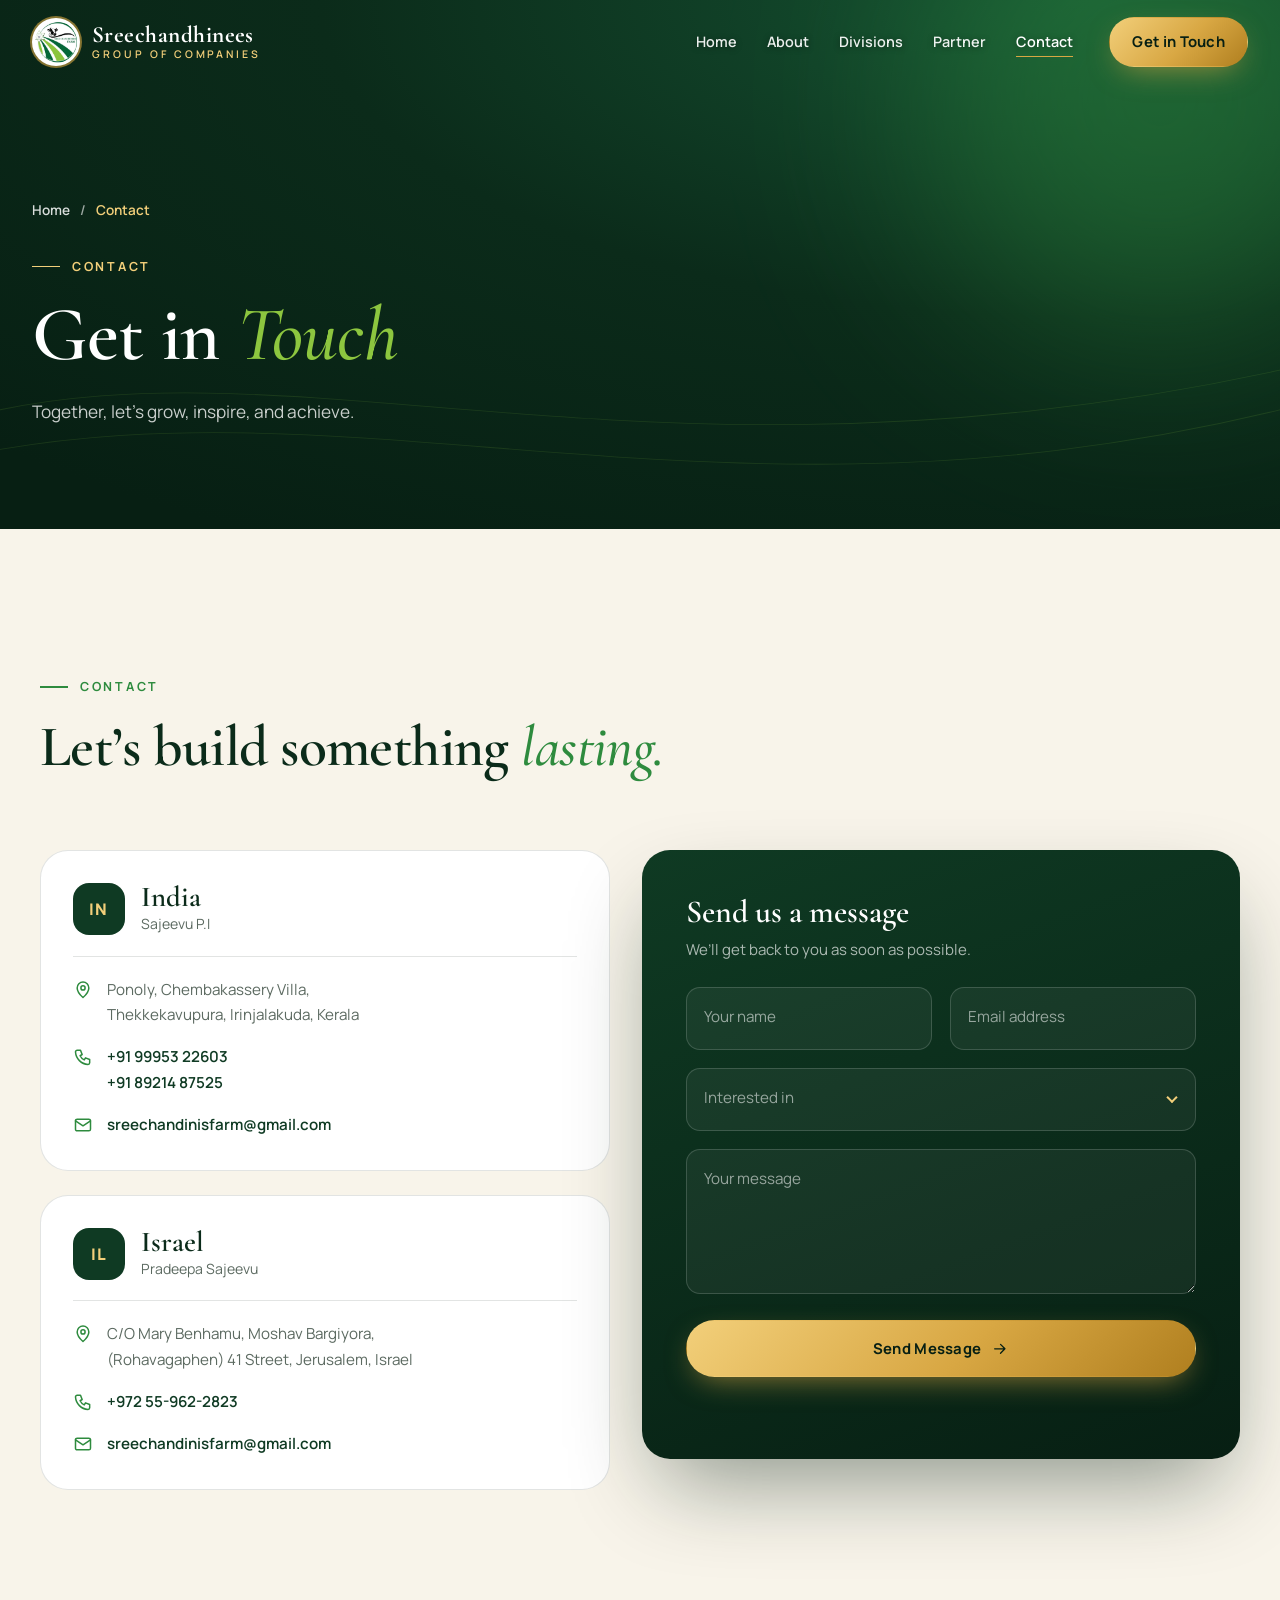
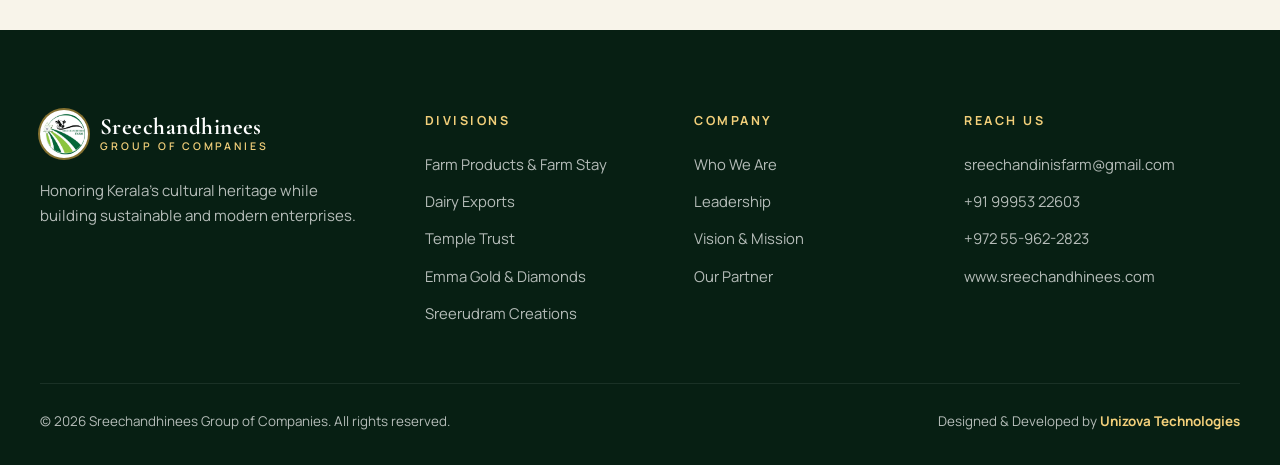
<file: contact.html>
<!DOCTYPE html>
<html lang="en">
<head>
  <meta charset="UTF-8">
  <meta name="viewport" content="width=device-width, initial-scale=1.0">
  <title>Contact Us | Sreechandhinees Group of Companies</title>
  <meta name="description" content="Contact Sreechandhinees Group of Companies in India and Israel.">
  <link rel="icon" type="image/jpeg" href="assets/img/logo.jpg">
  <link rel="preconnect" href="https://fonts.googleapis.com">
  <link rel="preconnect" href="https://fonts.gstatic.com" crossorigin>
  <link href="https://fonts.googleapis.com/css2?family=Cormorant+Garamond:ital,wght@0,500;0,600;0,700;1,500;1,600&family=Manrope:wght@300;400;500;600;700;800&display=swap" rel="stylesheet">
  <link rel="stylesheet" href="css/style.css?v=20261017e">
</head>
<body class="page-inner">

  <!-- Header -->
  <header class="header" id="header">
    <div class="container header__inner">
      <a href="index.html" class="brand" aria-label="Sreechandhinees home">
        <span class="brand__mark"><img src="assets/img/logo.jpg" alt="Sreechandhinees Farm logo"></span>
        <span class="brand__text">
          <strong>Sreechandhinees</strong>
          <small>Group of Companies</small>
        </span>
      </a>

      <nav class="nav" id="nav" aria-label="Primary">
        <ul class="nav__list">
          <li><a href="index.html" class="nav__link">Home</a></li>
          <li><a href="about.html" class="nav__link">About</a></li>
          <li><a href="divisions.html" class="nav__link">Divisions</a></li>
          <li><a href="partner.html" class="nav__link">Partner</a></li>
          <li><a href="contact.html" class="nav__link is-active" aria-current="page">Contact</a></li>
        </ul>
        <a href="contact.html" class="btn btn--gold nav__cta">Get in Touch</a>
      </nav>

      <button class="burger" id="burger" aria-label="Open menu" aria-expanded="false" aria-controls="nav">
        <span></span><span></span><span></span>
      </button>
    </div>
  </header>

  <main>

    <section class="page-hero">
      
      <div class="page-hero__glow" aria-hidden="true"></div>
      <svg class="hero__lines" viewBox="0 0 800 800" preserveAspectRatio="none" aria-hidden="true">
        <path d="M0 620 C 200 520, 420 760, 800 560" />
        <path d="M0 680 C 240 580, 460 820, 800 620" />
      </svg>
      <div class="container page-hero__inner">
        <nav class="crumbs reveal" aria-label="Breadcrumb">
          <a href="index.html">Home</a><span>/</span><span aria-current="page">Contact</span>
        </nav>
        <p class="kicker kicker--light reveal">Contact</p>
        <h1 class="page-hero__title reveal">Get in <em>Touch</em></h1>
        <p class="page-hero__sub reveal">Together, let’s grow, inspire, and achieve.</p>
      </div>
    </section>

    <section class="section contact" id="contact">
      <div class="container">
        <div class="section__head">
          <p class="kicker reveal">Contact</p>
          <h2 class="section__title reveal">Let’s build something <em>lasting.</em></h2>
        </div>

        <div class="contact__grid">
          <div class="offices">
            <article class="office reveal">
              <div class="office__head">
                <span class="office__flag">IN</span>
                <div><h3>India</h3><p>Sajeevu P.I</p></div>
              </div>
              <ul class="office__list">
                <li>
                  <svg viewBox="0 0 24 24" aria-hidden="true"><path d="M12 21s-7-6.2-7-11.5a7 7 0 0 1 14 0C19 14.8 12 21 12 21z"/><circle cx="12" cy="9.5" r="2.5"/></svg>
                  <span>Ponoly, Chembakassery Villa,<br>Thekkekavupura, Irinjalakuda, Kerala</span>
                </li>
                <li>
                  <svg viewBox="0 0 24 24" aria-hidden="true"><path d="M5 4h4l2 5-2.5 1.5a11 11 0 0 0 5 5L15 13l5 2v4a2 2 0 0 1-2 2A16 16 0 0 1 3 6a2 2 0 0 1 2-2"/></svg>
                  <span><a href="tel:+919995322603">+91 99953 22603</a><br><a href="tel:+918921487525">+91 89214 87525</a></span>
                </li>
                <li>
                  <svg viewBox="0 0 24 24" aria-hidden="true"><rect x="3" y="5" width="18" height="14" rx="2"/><path d="M3 7l9 6 9-6"/></svg>
                  <a href="mailto:sreechandinisfarm@gmail.com">sreechandinisfarm@gmail.com</a>
                </li>
              </ul>
            </article>

            <article class="office reveal">
              <div class="office__head">
                <span class="office__flag">IL</span>
                <div><h3>Israel</h3><p>Pradeepa Sajeevu</p></div>
              </div>
              <ul class="office__list">
                <li>
                  <svg viewBox="0 0 24 24" aria-hidden="true"><path d="M12 21s-7-6.2-7-11.5a7 7 0 0 1 14 0C19 14.8 12 21 12 21z"/><circle cx="12" cy="9.5" r="2.5"/></svg>
                  <span>C/O Mary Benhamu, Moshav Bargiyora,<br>(Rohavagaphen) 41 Street, Jerusalem, Israel</span>
                </li>
                <li>
                  <svg viewBox="0 0 24 24" aria-hidden="true"><path d="M5 4h4l2 5-2.5 1.5a11 11 0 0 0 5 5L15 13l5 2v4a2 2 0 0 1-2 2A16 16 0 0 1 3 6a2 2 0 0 1 2-2"/></svg>
                  <a href="tel:+972559622823">+972 55-962-2823</a>
                </li>
                <li>
                  <svg viewBox="0 0 24 24" aria-hidden="true"><rect x="3" y="5" width="18" height="14" rx="2"/><path d="M3 7l9 6 9-6"/></svg>
                  <a href="mailto:sreechandinisfarm@gmail.com">sreechandinisfarm@gmail.com</a>
                </li>
              </ul>
            </article>
          </div>

          <form class="form reveal" id="contactForm" novalidate>
            <h3>Send us a message</h3>
            <p class="form__note">We’ll get back to you as soon as possible.</p>
            <div class="form__row">
              <label class="field">
                <input type="text" name="name" placeholder=" " required>
                <span>Your name</span>
              </label>
              <label class="field">
                <input type="email" name="email" placeholder=" " required>
                <span>Email address</span>
              </label>
            </div>
            <label class="field field--select">
              <select name="division" required>
                <option value="" disabled selected hidden></option>
                <option>Farm Products &amp; Farm Stay</option>
                <option>Dairy Exports (Pavithra)</option>
                <option>Temple Trust (Sivam Foundation)</option>
                <option>Emma Gold &amp; Diamonds</option>
                <option>Sreerudram Creations (Film)</option>
                <option>General Enquiry</option>
              </select>
              <span>Interested in</span>
            </label>
            <label class="field">
              <textarea name="message" rows="4" placeholder=" " required></textarea>
              <span>Your message</span>
            </label>
            <button type="submit" class="btn btn--gold btn--block">Send Message
              <svg viewBox="0 0 24 24" aria-hidden="true"><path d="M5 12h14M13 6l6 6-6 6"/></svg>
            </button>
            <p class="form__status" id="formStatus" role="status" aria-live="polite"></p>
          </form>
        </div>
      </div>
    </section>
  </main>

  <!-- Footer -->
  <footer class="footer">
    <div class="container footer__grid">
      <div class="footer__brand">
        <a href="index.html" class="brand brand--footer">
          <span class="brand__mark"><img src="assets/img/logo.jpg" alt=""></span>
          <span class="brand__text"><strong>Sreechandhinees</strong><small>Group of Companies</small></span>
        </a>
        <p>Honoring Kerala’s cultural heritage while building sustainable and modern enterprises.</p>
      </div>
      <div>
        <h4>Divisions</h4>
        <ul>
          <li><a href="farm.html">Farm Products &amp; Farm Stay</a></li>
          <li><a href="dairy.html">Dairy Exports</a></li>
          <li><a href="temple.html">Temple Trust</a></li>
          <li><a href="jewelry.html">Emma Gold &amp; Diamonds</a></li>
          <li><a href="film.html">Sreerudram Creations</a></li>
        </ul>
      </div>
      <div>
        <h4>Company</h4>
        <ul>
          <li><a href="about.html">Who We Are</a></li>
          <li><a href="leadership.html">Leadership</a></li>
          <li><a href="vision.html">Vision &amp; Mission</a></li>
          <li><a href="partner.html">Our Partner</a></li>
        </ul>
      </div>
      <div>
        <h4>Reach Us</h4>
        <ul>
          <li><a href="mailto:sreechandinisfarm@gmail.com">sreechandinisfarm@gmail.com</a></li>
          <li><a href="tel:+919995322603">+91 99953 22603</a></li>
          <li><a href="tel:+972559622823">+972 55-962-2823</a></li>
          <li><a href="https://www.sreechandhinees.com">www.sreechandhinees.com</a></li>
        </ul>
      </div>
    </div>
    <div class="container footer__bottom">
      <p>© <span id="year"></span> Sreechandhinees Group of Companies. All rights reserved.</p>
      <p class="footer__credit">Designed &amp; Developed by <a href="https://unizova.com" target="_blank" rel="noopener">Unizova Technologies</a></p>
    </div>
  </footer>

  <a href="#" class="to-top" id="toTop" aria-label="Back to top">
    <svg viewBox="0 0 24 24" aria-hidden="true"><path d="M12 19V5M6 11l6-6 6 6"/></svg>
  </a>

  <script src="js/main.js?v=20261016c"></script>
</body>
</html>
</file>
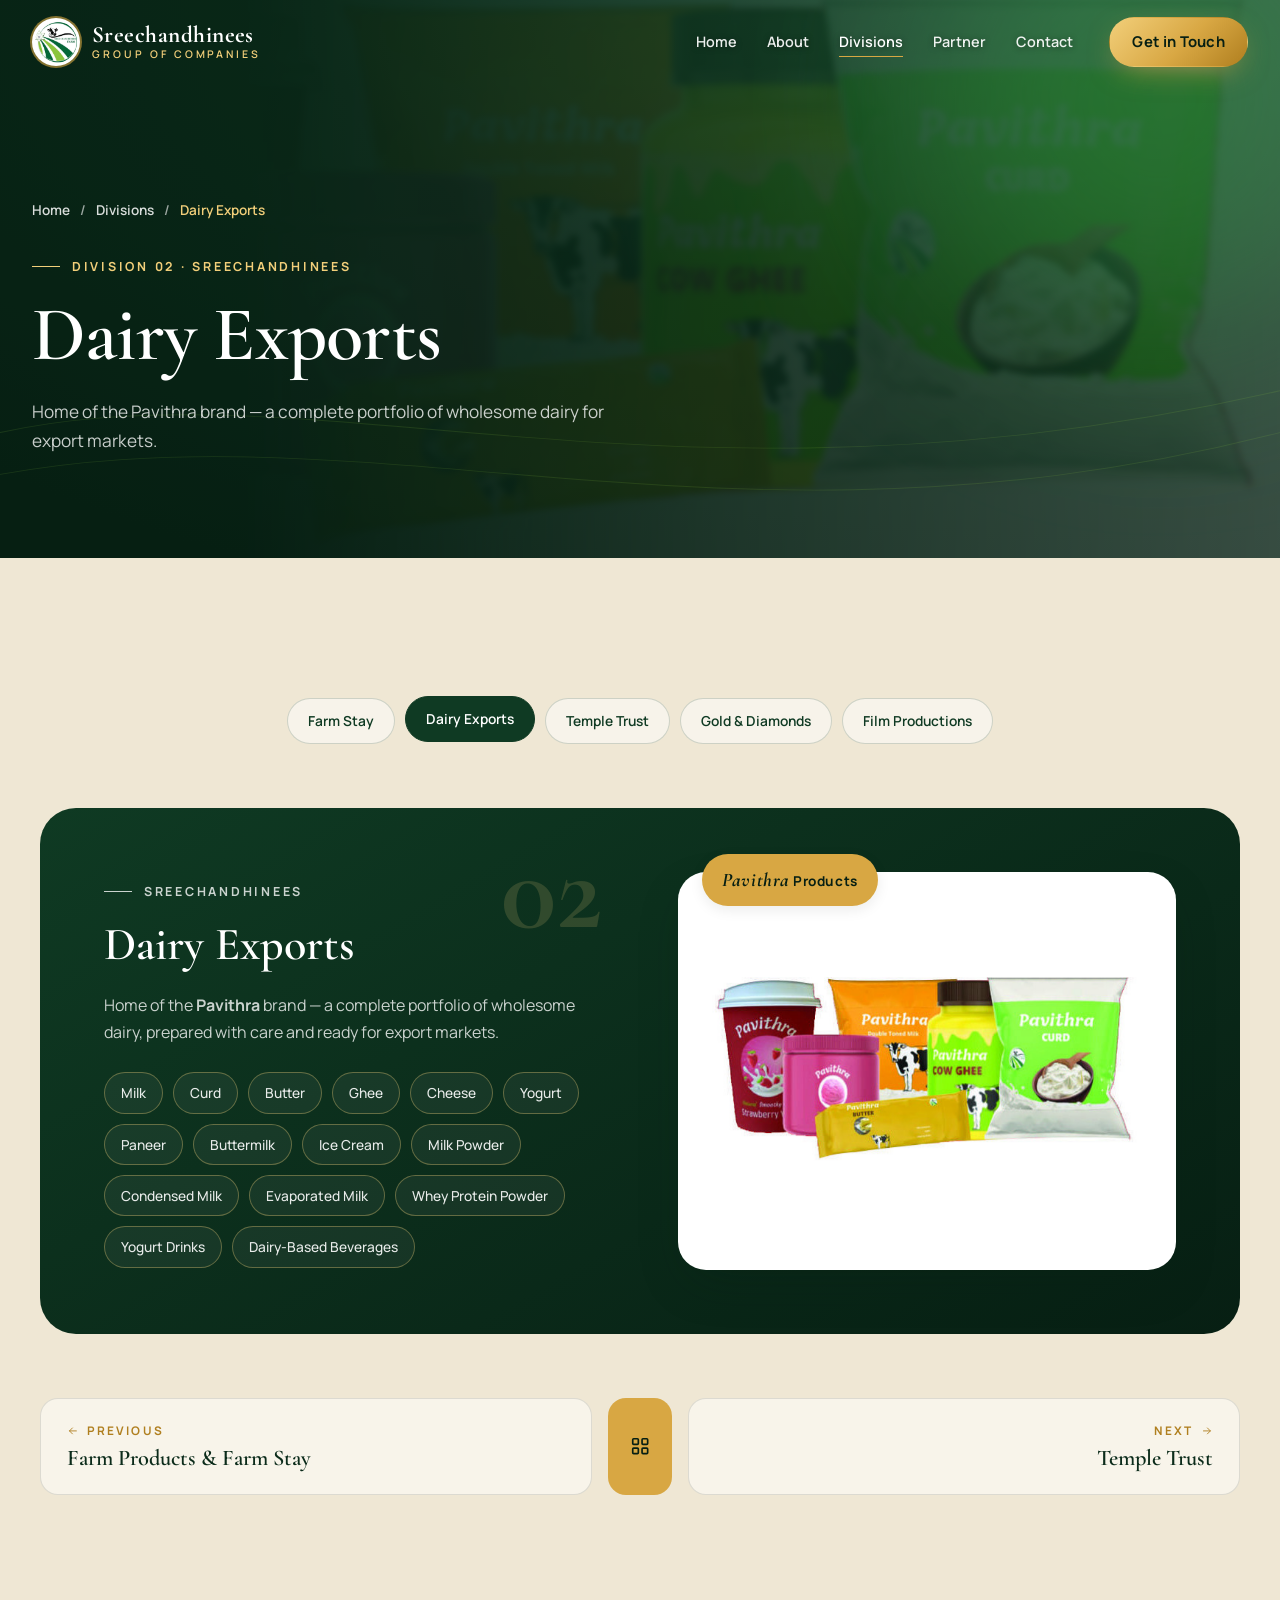
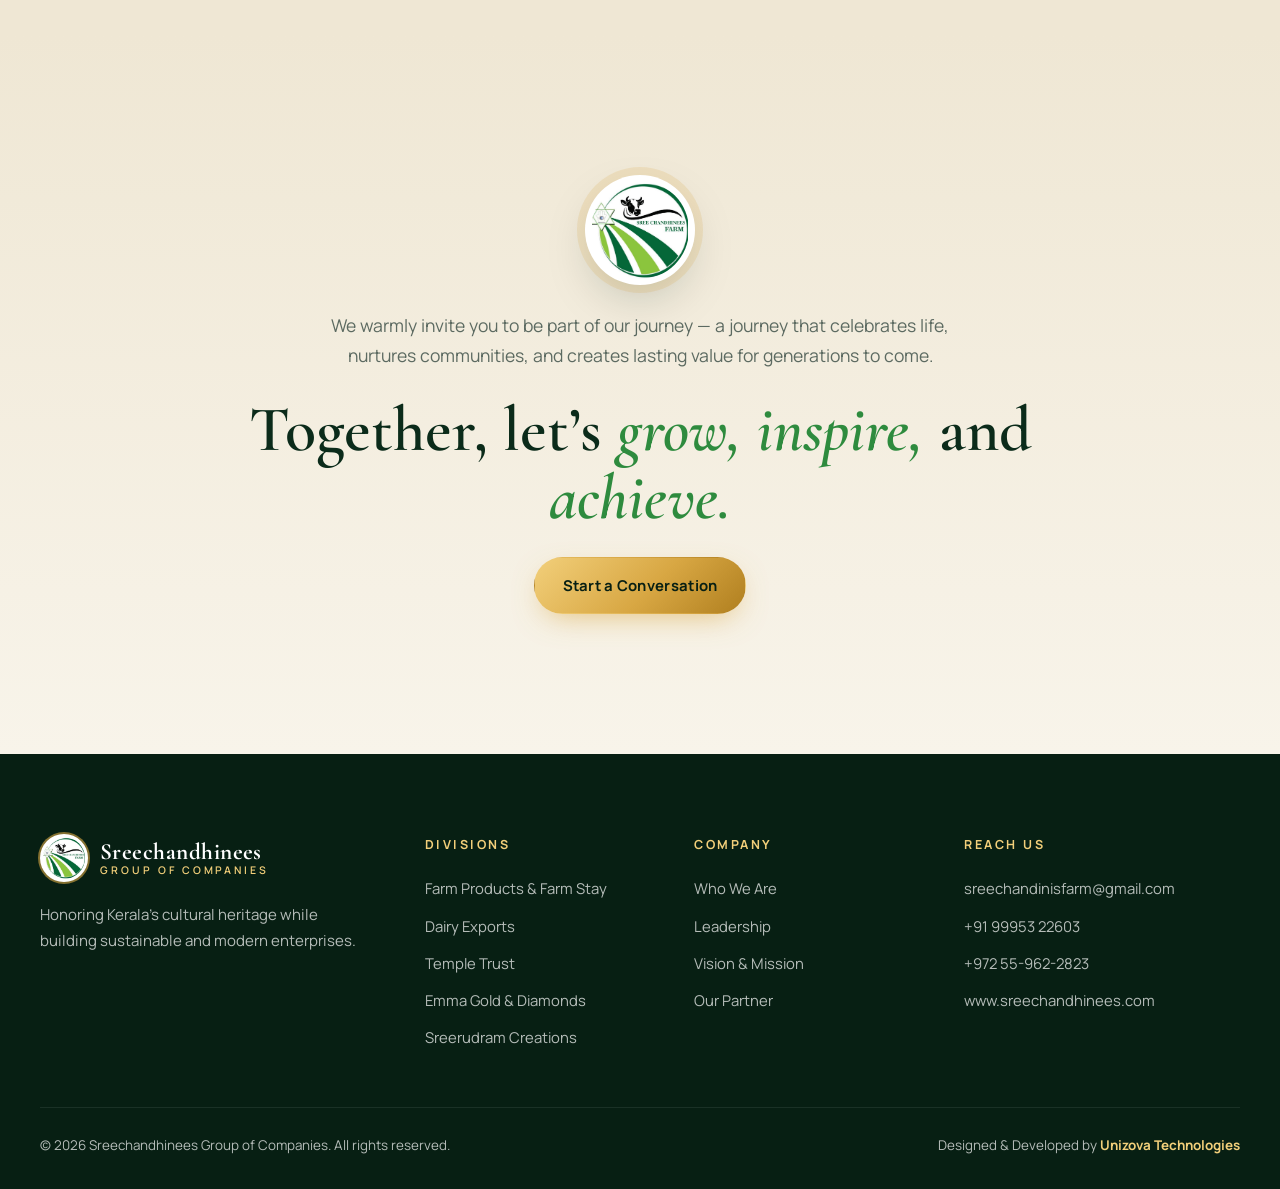
<file: dairy.html>
<!DOCTYPE html>
<html lang="en">
<head>
  <meta charset="UTF-8">
  <meta name="viewport" content="width=device-width, initial-scale=1.0">
  <title>Dairy Exports | Sreechandhinees Group of Companies</title>
  <meta name="description" content="Home of the Pavithra brand — a complete portfolio of wholesome dairy for export markets.">
  <link rel="icon" type="image/jpeg" href="assets/img/logo.jpg">
  <link rel="preconnect" href="https://fonts.googleapis.com">
  <link rel="preconnect" href="https://fonts.gstatic.com" crossorigin>
  <link href="https://fonts.googleapis.com/css2?family=Cormorant+Garamond:ital,wght@0,500;0,600;0,700;1,500;1,600&family=Manrope:wght@300;400;500;600;700;800&display=swap" rel="stylesheet">
  <link rel="stylesheet" href="css/style.css?v=20261017e">
</head>
<body class="page-inner">

  <!-- Header -->
  <header class="header" id="header">
    <div class="container header__inner">
      <a href="index.html" class="brand" aria-label="Sreechandhinees home">
        <span class="brand__mark"><img src="assets/img/logo.jpg" alt="Sreechandhinees Farm logo"></span>
        <span class="brand__text">
          <strong>Sreechandhinees</strong>
          <small>Group of Companies</small>
        </span>
      </a>

      <nav class="nav" id="nav" aria-label="Primary">
        <ul class="nav__list">
          <li><a href="index.html" class="nav__link">Home</a></li>
          <li><a href="about.html" class="nav__link">About</a></li>
          <li><a href="divisions.html" class="nav__link is-active" aria-current="page">Divisions</a></li>
          <li><a href="partner.html" class="nav__link">Partner</a></li>
          <li><a href="contact.html" class="nav__link">Contact</a></li>
        </ul>
        <a href="contact.html" class="btn btn--gold nav__cta">Get in Touch</a>
      </nav>

      <button class="burger" id="burger" aria-label="Open menu" aria-expanded="false" aria-controls="nav">
        <span></span><span></span><span></span>
      </button>
    </div>
  </header>

  <main>

    <section class="page-hero">
      <div class="page-hero__bg" style="background-image:url('assets/img/dairy-products.jpg')" aria-hidden="true"></div>
      <div class="page-hero__glow" aria-hidden="true"></div>
      <svg class="hero__lines" viewBox="0 0 800 800" preserveAspectRatio="none" aria-hidden="true">
        <path d="M0 620 C 200 520, 420 760, 800 560" />
        <path d="M0 680 C 240 580, 460 820, 800 620" />
      </svg>
      <div class="container page-hero__inner">
        <nav class="crumbs reveal" aria-label="Breadcrumb">
          <a href="index.html">Home</a><span>/</span><a href="divisions.html">Divisions</a><span>/</span><span aria-current="page">Dairy Exports</span>
        </nav>
        <p class="kicker kicker--light reveal">Division 02 · Sreechandhinees</p>
        <h1 class="page-hero__title reveal">Dairy Exports</h1>
        <p class="page-hero__sub reveal">Home of the Pavithra brand — a complete portfolio of wholesome dairy for export markets.</p>
      </div>
    </section>

    <section class="section divisions division-page">
      <div class="container">
        <nav class="div-tabs" aria-label="Divisions">
          <a href="farm.html" class="div-tab">Farm Stay</a>
          <a href="dairy.html" class="div-tab is-active" aria-current="page">Dairy Exports</a>
          <a href="temple.html" class="div-tab">Temple Trust</a>
          <a href="jewelry.html" class="div-tab">Gold &amp; Diamonds</a>
          <a href="film.html" class="div-tab">Film Productions</a>
        </nav>

        <article class="division division--reverse division--dark">
          <div class="division__media reveal">
            <div class="frame frame--light">
              <img src="assets/img/dairy-products.jpg" alt="Pavithra dairy products — yogurt, ice cream, milk, ghee, butter and curd" loading="lazy">
            </div>
            <div class="brand-chip"><span>Pavithra</span> Products</div>
          </div>
          <div class="division__content">
            <span class="division__index reveal">02</span>
            <p class="kicker reveal">Sreechandhinees</p>
            <h3 class="division__title reveal">Dairy Exports</h3>
            <p class="reveal">Home of the <strong>Pavithra</strong> brand — a complete portfolio of wholesome dairy, prepared with care and ready for export markets.</p>
            <div class="products reveal">
              <span>Milk</span><span>Curd</span><span>Butter</span><span>Ghee</span><span>Cheese</span>
              <span>Yogurt</span><span>Paneer</span><span>Buttermilk</span><span>Ice Cream</span>
              <span>Milk Powder</span><span>Condensed Milk</span><span>Evaporated Milk</span>
              <span>Whey Protein Powder</span><span>Yogurt Drinks</span><span>Dairy-Based Beverages</span>
            </div>
          </div>
        </article>

        <nav class="pager" aria-label="More divisions">
          <a href="farm.html" class="pager__link">
            <span class="pager__dir"><svg viewBox="0 0 24 24" aria-hidden="true"><path d="M19 12H5M11 6l-6 6 6 6"/></svg> Previous</span>
            <strong>Farm Products &amp; Farm Stay</strong>
          </a>
          <a href="divisions.html" class="pager__all" aria-label="All divisions">
            <svg viewBox="0 0 24 24" aria-hidden="true"><rect x="4" y="4" width="6" height="6" rx="1"/><rect x="14" y="4" width="6" height="6" rx="1"/><rect x="4" y="14" width="6" height="6" rx="1"/><rect x="14" y="14" width="6" height="6" rx="1"/></svg>
          </a>
          <a href="temple.html" class="pager__link pager__link--next">
            <span class="pager__dir">Next <svg viewBox="0 0 24 24" aria-hidden="true"><path d="M5 12h14M13 6l6 6-6 6"/></svg></span>
            <strong>Temple Trust</strong>
          </a>
        </nav>
      </div>
    </section>

    <section class="section invite">
      <div class="container invite__inner">
        <div class="invite__logo reveal"><img src="assets/img/logo.jpg" alt=""></div>
        <p class="invite__text reveal">We warmly invite you to be part of our journey — a journey that celebrates life, nurtures communities, and creates lasting value for generations to come.</p>
        <h2 class="invite__title reveal">Together, let’s <em>grow,</em> <em>inspire,</em> and <em>achieve.</em></h2>
        <a href="contact.html" class="btn btn--gold reveal">Start a Conversation</a>
      </div>
    </section>
  </main>

  <!-- Footer -->
  <footer class="footer">
    <div class="container footer__grid">
      <div class="footer__brand">
        <a href="index.html" class="brand brand--footer">
          <span class="brand__mark"><img src="assets/img/logo.jpg" alt=""></span>
          <span class="brand__text"><strong>Sreechandhinees</strong><small>Group of Companies</small></span>
        </a>
        <p>Honoring Kerala’s cultural heritage while building sustainable and modern enterprises.</p>
      </div>
      <div>
        <h4>Divisions</h4>
        <ul>
          <li><a href="farm.html">Farm Products &amp; Farm Stay</a></li>
          <li><a href="dairy.html">Dairy Exports</a></li>
          <li><a href="temple.html">Temple Trust</a></li>
          <li><a href="jewelry.html">Emma Gold &amp; Diamonds</a></li>
          <li><a href="film.html">Sreerudram Creations</a></li>
        </ul>
      </div>
      <div>
        <h4>Company</h4>
        <ul>
          <li><a href="about.html">Who We Are</a></li>
          <li><a href="leadership.html">Leadership</a></li>
          <li><a href="vision.html">Vision &amp; Mission</a></li>
          <li><a href="partner.html">Our Partner</a></li>
        </ul>
      </div>
      <div>
        <h4>Reach Us</h4>
        <ul>
          <li><a href="mailto:sreechandinisfarm@gmail.com">sreechandinisfarm@gmail.com</a></li>
          <li><a href="tel:+919995322603">+91 99953 22603</a></li>
          <li><a href="tel:+972559622823">+972 55-962-2823</a></li>
          <li><a href="https://www.sreechandhinees.com">www.sreechandhinees.com</a></li>
        </ul>
      </div>
    </div>
    <div class="container footer__bottom">
      <p>© <span id="year"></span> Sreechandhinees Group of Companies. All rights reserved.</p>
      <p class="footer__credit">Designed &amp; Developed by <a href="https://unizova.com" target="_blank" rel="noopener">Unizova Technologies</a></p>
    </div>
  </footer>

  <a href="#" class="to-top" id="toTop" aria-label="Back to top">
    <svg viewBox="0 0 24 24" aria-hidden="true"><path d="M12 19V5M6 11l6-6 6 6"/></svg>
  </a>

  <script src="js/main.js?v=20261016c"></script>
</body>
</html>
</file>
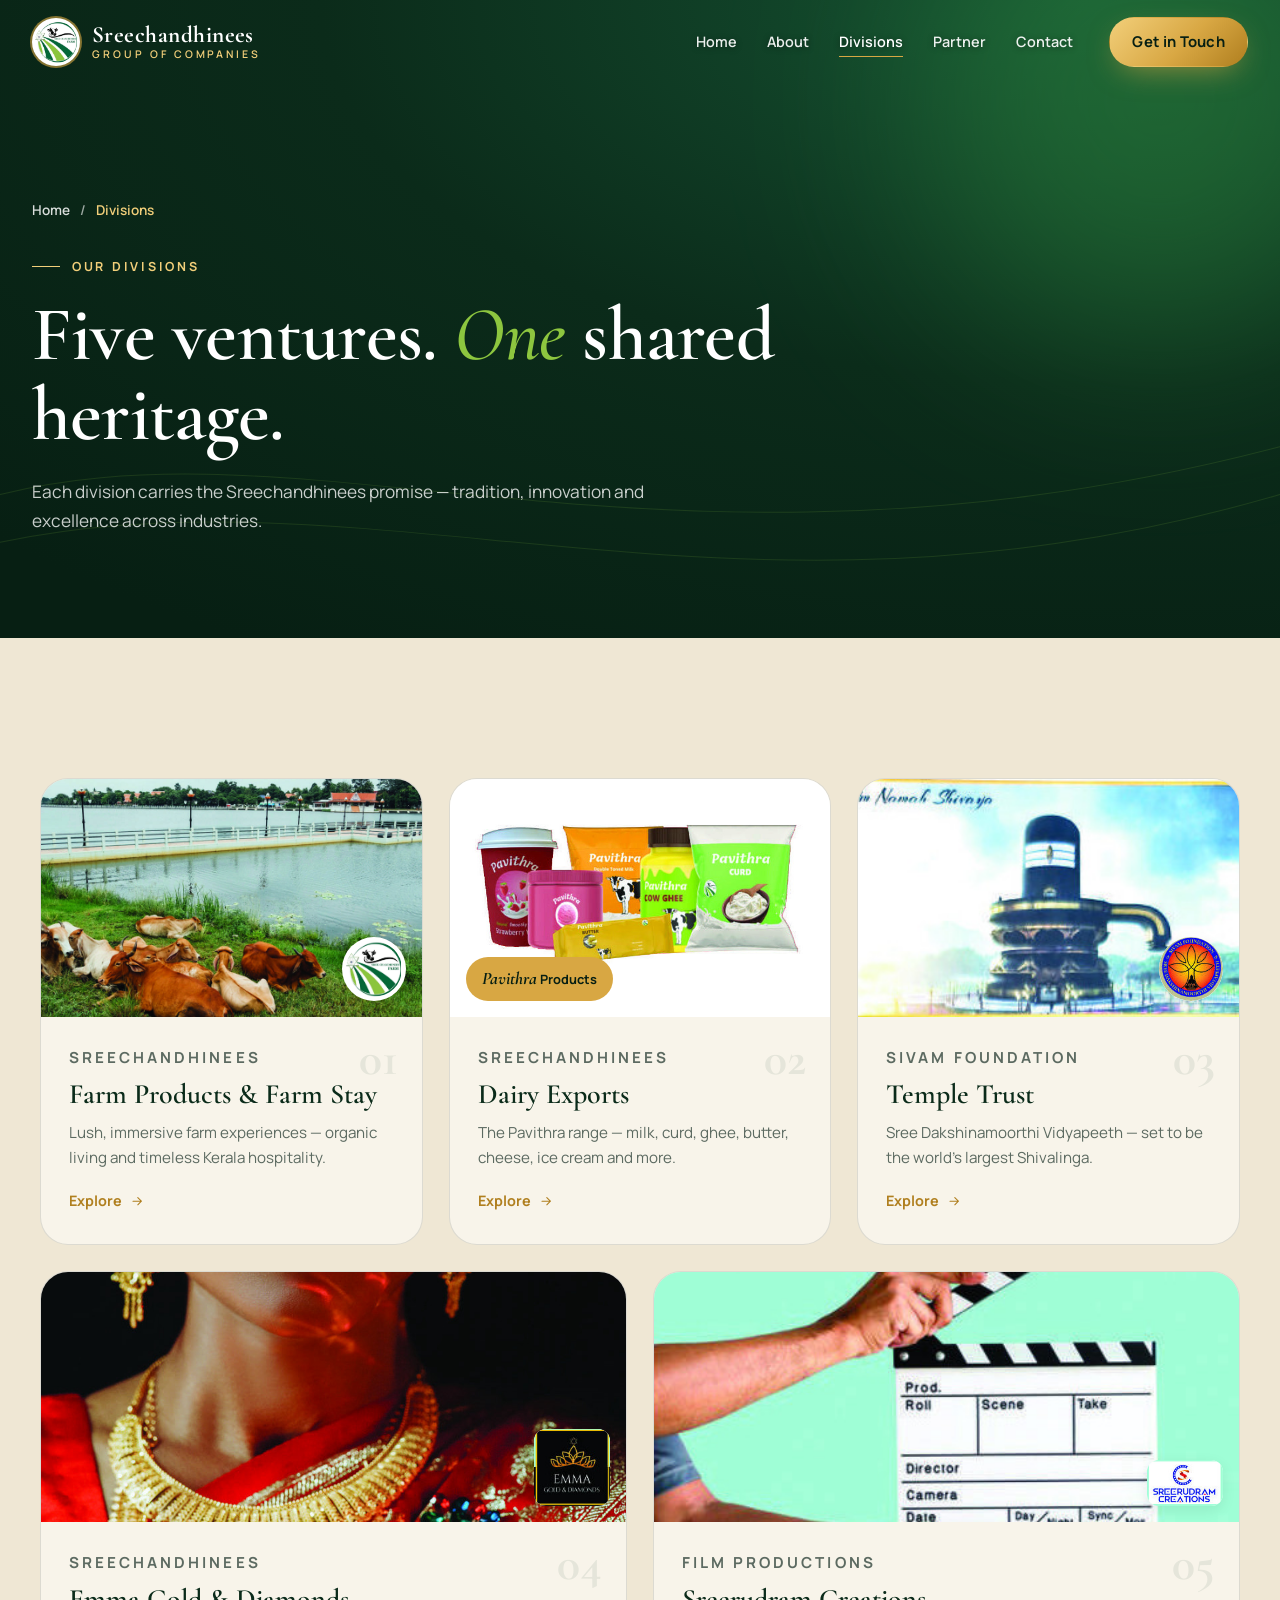
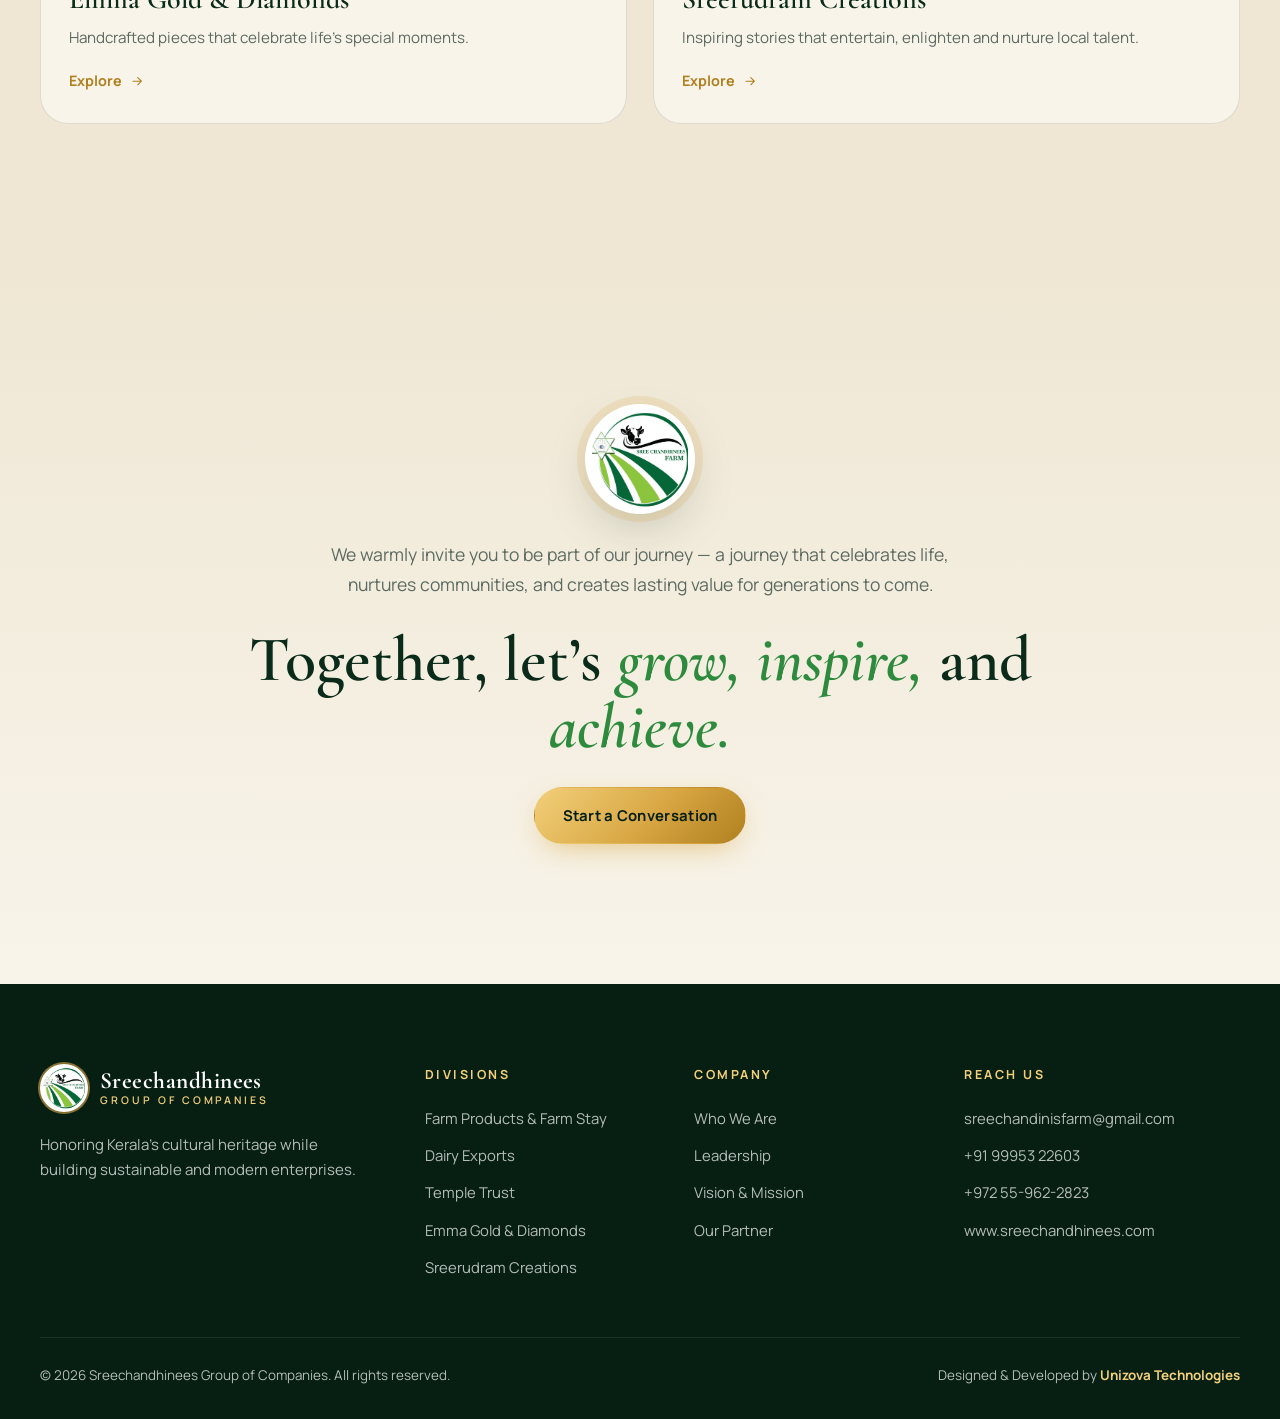
<file: divisions.html>
<!DOCTYPE html>
<html lang="en">
<head>
  <meta charset="UTF-8">
  <meta name="viewport" content="width=device-width, initial-scale=1.0">
  <title>Our Divisions | Sreechandhinees Group of Companies</title>
  <meta name="description" content="Farm Products & Farm Stay, Dairy Exports, Temple Trust, Emma Gold & Diamonds and Sreerudram Creations.">
  <link rel="icon" type="image/jpeg" href="assets/img/logo.jpg">
  <link rel="preconnect" href="https://fonts.googleapis.com">
  <link rel="preconnect" href="https://fonts.gstatic.com" crossorigin>
  <link href="https://fonts.googleapis.com/css2?family=Cormorant+Garamond:ital,wght@0,500;0,600;0,700;1,500;1,600&family=Manrope:wght@300;400;500;600;700;800&display=swap" rel="stylesheet">
  <link rel="stylesheet" href="css/style.css?v=20261017e">
</head>
<body class="page-inner">

  <!-- Header -->
  <header class="header" id="header">
    <div class="container header__inner">
      <a href="index.html" class="brand" aria-label="Sreechandhinees home">
        <span class="brand__mark"><img src="assets/img/logo.jpg" alt="Sreechandhinees Farm logo"></span>
        <span class="brand__text">
          <strong>Sreechandhinees</strong>
          <small>Group of Companies</small>
        </span>
      </a>

      <nav class="nav" id="nav" aria-label="Primary">
        <ul class="nav__list">
          <li><a href="index.html" class="nav__link">Home</a></li>
          <li><a href="about.html" class="nav__link">About</a></li>
          <li><a href="divisions.html" class="nav__link is-active" aria-current="page">Divisions</a></li>
          <li><a href="partner.html" class="nav__link">Partner</a></li>
          <li><a href="contact.html" class="nav__link">Contact</a></li>
        </ul>
        <a href="contact.html" class="btn btn--gold nav__cta">Get in Touch</a>
      </nav>

      <button class="burger" id="burger" aria-label="Open menu" aria-expanded="false" aria-controls="nav">
        <span></span><span></span><span></span>
      </button>
    </div>
  </header>

  <main>

    <section class="page-hero">
      
      <div class="page-hero__glow" aria-hidden="true"></div>
      <svg class="hero__lines" viewBox="0 0 800 800" preserveAspectRatio="none" aria-hidden="true">
        <path d="M0 620 C 200 520, 420 760, 800 560" />
        <path d="M0 680 C 240 580, 460 820, 800 620" />
      </svg>
      <div class="container page-hero__inner">
        <nav class="crumbs reveal" aria-label="Breadcrumb">
          <a href="index.html">Home</a><span>/</span><span aria-current="page">Divisions</span>
        </nav>
        <p class="kicker kicker--light reveal">Our Divisions</p>
        <h1 class="page-hero__title reveal">Five ventures. <em>One</em> shared heritage.</h1>
        <p class="page-hero__sub reveal">Each division carries the Sreechandhinees promise — tradition, innovation and excellence across industries.</p>
      </div>
    </section>
    <section class="section divisions" id="divisions">
      <div class="container">
        <div class="div-grid">
          <a href="farm.html" class="div-card reveal">
            <div class="div-card__media">
              <img src="assets/img/farm.jpg" alt="Farm Products &amp; Farm Stay" loading="lazy">
              <span class="div-card__logo "><img src="assets/img/logo.jpg" alt=""></span>
            </div>
            <div class="div-card__body">
              <span class="div-card__num">01</span>
              <p class="div-card__kicker">Sreechandhinees</p>
              <h3>Farm Products &amp; Farm Stay</h3>
              <p>Lush, immersive farm experiences — organic living and timeless Kerala hospitality.</p>
              <span class="div-card__more">Explore <svg viewBox="0 0 24 24" aria-hidden="true"><path d="M5 12h14M13 6l6 6-6 6"/></svg></span>
            </div>
          </a>
          <a href="dairy.html" class="div-card reveal">
            <div class="div-card__media div-card__media--light">
              <img src="assets/img/dairy-products.jpg" alt="Dairy Exports" loading="lazy">
              <span class="div-card__chip"><em>Pavithra</em> Products</span>
            </div>
            <div class="div-card__body">
              <span class="div-card__num">02</span>
              <p class="div-card__kicker">Sreechandhinees</p>
              <h3>Dairy Exports</h3>
              <p>The Pavithra range — milk, curd, ghee, butter, cheese, ice cream and more.</p>
              <span class="div-card__more">Explore <svg viewBox="0 0 24 24" aria-hidden="true"><path d="M5 12h14M13 6l6 6-6 6"/></svg></span>
            </div>
          </a>
          <a href="temple.html" class="div-card reveal">
            <div class="div-card__media">
              <img src="assets/img/shivalinga.jpg" alt="Temple Trust" loading="lazy">
              <span class="div-card__logo div-card__logo--round"><img src="assets/img/sivam-logo.jpg" alt=""></span>
            </div>
            <div class="div-card__body">
              <span class="div-card__num">03</span>
              <p class="div-card__kicker">Sivam Foundation</p>
              <h3>Temple Trust</h3>
              <p>Sree Dakshinamoorthi Vidyapeeth — set to be the world’s largest Shivalinga.</p>
              <span class="div-card__more">Explore <svg viewBox="0 0 24 24" aria-hidden="true"><path d="M5 12h14M13 6l6 6-6 6"/></svg></span>
            </div>
          </a>
          <a href="jewelry.html" class="div-card reveal">
            <div class="div-card__media">
              <img src="assets/img/jewelry.jpg" alt="Emma Gold &amp; Diamonds" loading="lazy">
              <span class="div-card__logo div-card__logo--square"><img src="assets/img/emma-logo.jpg" alt=""></span>
            </div>
            <div class="div-card__body">
              <span class="div-card__num">04</span>
              <p class="div-card__kicker">Sreechandhinees</p>
              <h3>Emma Gold &amp; Diamonds</h3>
              <p>Handcrafted pieces that celebrate life’s special moments.</p>
              <span class="div-card__more">Explore <svg viewBox="0 0 24 24" aria-hidden="true"><path d="M5 12h14M13 6l6 6-6 6"/></svg></span>
            </div>
          </a>
          <a href="film.html" class="div-card reveal">
            <div class="div-card__media">
              <img src="assets/img/film.jpg" alt="Sreerudram Creations" loading="lazy">
              <span class="div-card__logo div-card__logo--square"><img src="assets/img/sreerudram-logo.jpg" alt=""></span>
            </div>
            <div class="div-card__body">
              <span class="div-card__num">05</span>
              <p class="div-card__kicker">Film Productions</p>
              <h3>Sreerudram Creations</h3>
              <p>Inspiring stories that entertain, enlighten and nurture local talent.</p>
              <span class="div-card__more">Explore <svg viewBox="0 0 24 24" aria-hidden="true"><path d="M5 12h14M13 6l6 6-6 6"/></svg></span>
            </div>
          </a>
        </div>
      </div>
    </section>

    <section class="section invite">
      <div class="container invite__inner">
        <div class="invite__logo reveal"><img src="assets/img/logo.jpg" alt=""></div>
        <p class="invite__text reveal">We warmly invite you to be part of our journey — a journey that celebrates life, nurtures communities, and creates lasting value for generations to come.</p>
        <h2 class="invite__title reveal">Together, let’s <em>grow,</em> <em>inspire,</em> and <em>achieve.</em></h2>
        <a href="contact.html" class="btn btn--gold reveal">Start a Conversation</a>
      </div>
    </section>
  </main>

  <!-- Footer -->
  <footer class="footer">
    <div class="container footer__grid">
      <div class="footer__brand">
        <a href="index.html" class="brand brand--footer">
          <span class="brand__mark"><img src="assets/img/logo.jpg" alt=""></span>
          <span class="brand__text"><strong>Sreechandhinees</strong><small>Group of Companies</small></span>
        </a>
        <p>Honoring Kerala’s cultural heritage while building sustainable and modern enterprises.</p>
      </div>
      <div>
        <h4>Divisions</h4>
        <ul>
          <li><a href="farm.html">Farm Products &amp; Farm Stay</a></li>
          <li><a href="dairy.html">Dairy Exports</a></li>
          <li><a href="temple.html">Temple Trust</a></li>
          <li><a href="jewelry.html">Emma Gold &amp; Diamonds</a></li>
          <li><a href="film.html">Sreerudram Creations</a></li>
        </ul>
      </div>
      <div>
        <h4>Company</h4>
        <ul>
          <li><a href="about.html">Who We Are</a></li>
          <li><a href="leadership.html">Leadership</a></li>
          <li><a href="vision.html">Vision &amp; Mission</a></li>
          <li><a href="partner.html">Our Partner</a></li>
        </ul>
      </div>
      <div>
        <h4>Reach Us</h4>
        <ul>
          <li><a href="mailto:sreechandinisfarm@gmail.com">sreechandinisfarm@gmail.com</a></li>
          <li><a href="tel:+919995322603">+91 99953 22603</a></li>
          <li><a href="tel:+972559622823">+972 55-962-2823</a></li>
          <li><a href="https://www.sreechandhinees.com">www.sreechandhinees.com</a></li>
        </ul>
      </div>
    </div>
    <div class="container footer__bottom">
      <p>© <span id="year"></span> Sreechandhinees Group of Companies. All rights reserved.</p>
      <p class="footer__credit">Designed &amp; Developed by <a href="https://unizova.com" target="_blank" rel="noopener">Unizova Technologies</a></p>
    </div>
  </footer>

  <a href="#" class="to-top" id="toTop" aria-label="Back to top">
    <svg viewBox="0 0 24 24" aria-hidden="true"><path d="M12 19V5M6 11l6-6 6 6"/></svg>
  </a>

  <script src="js/main.js?v=20261016c"></script>
</body>
</html>
</file>
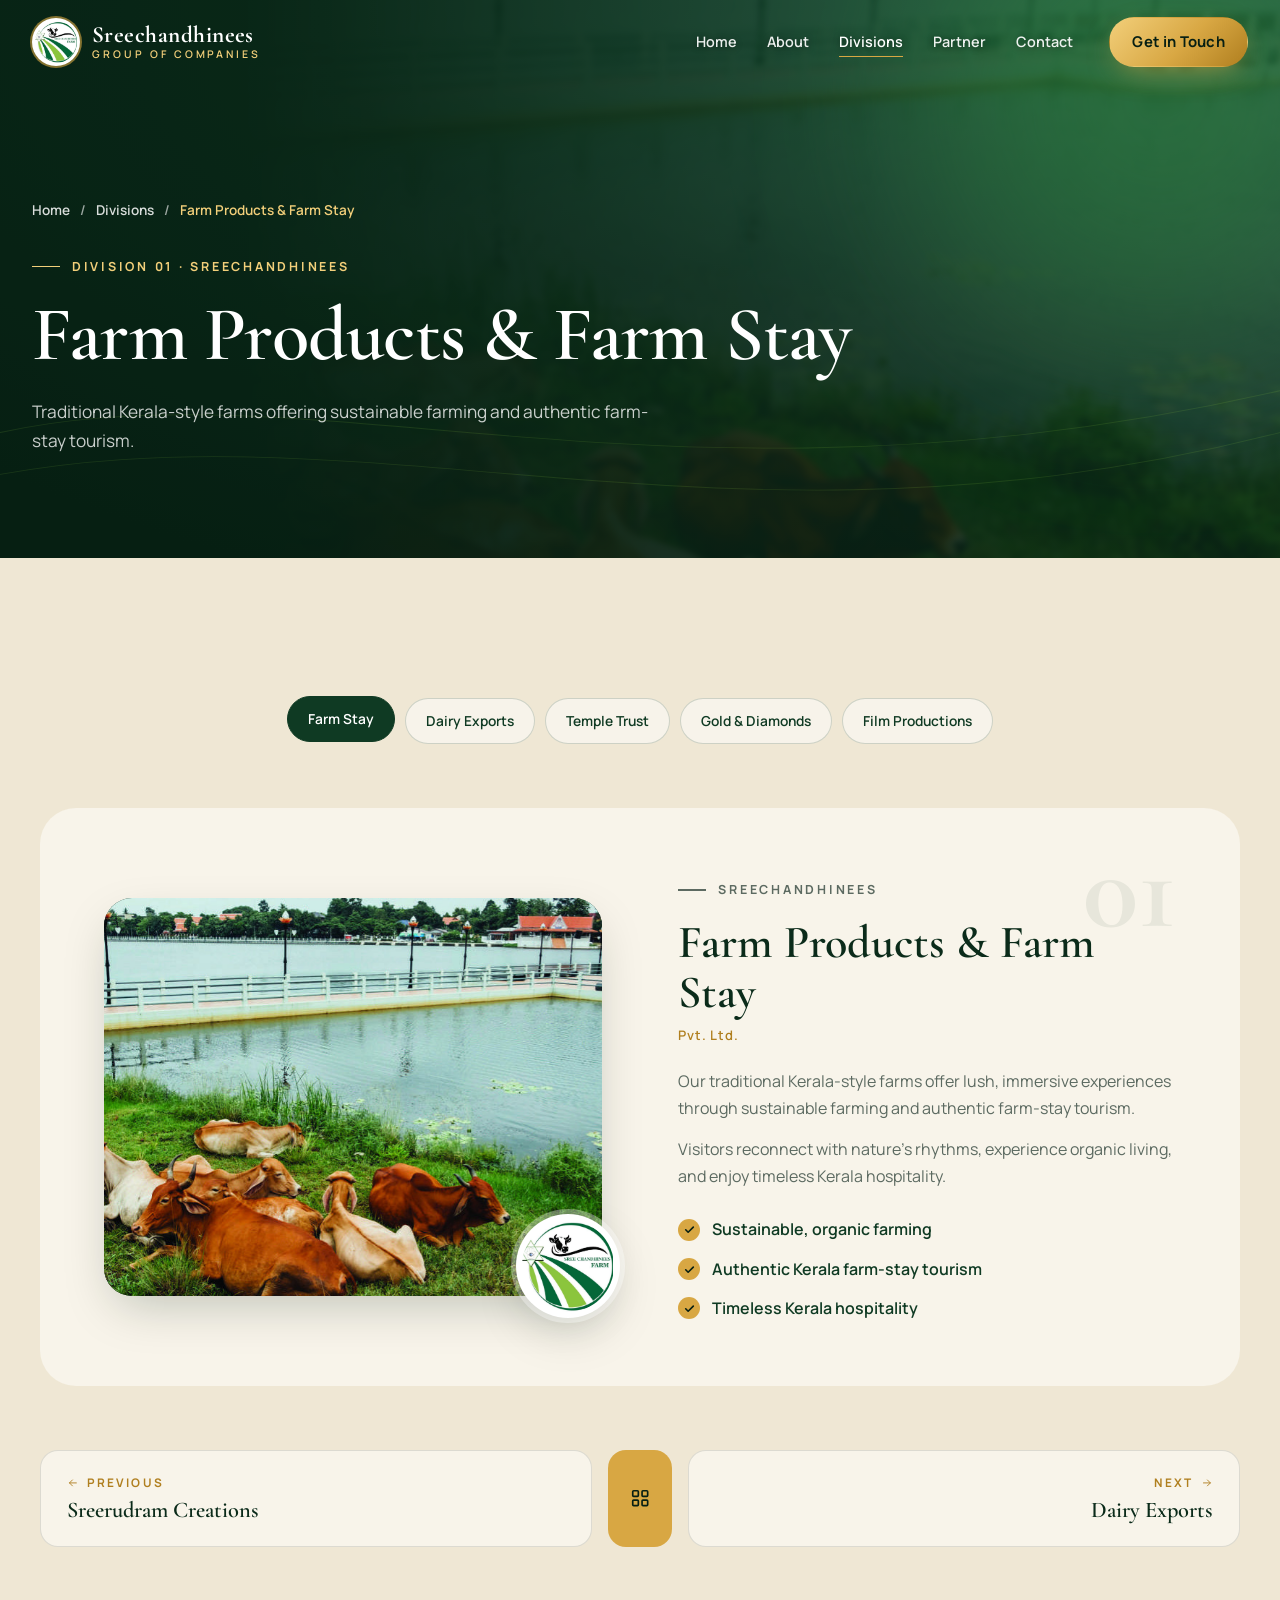
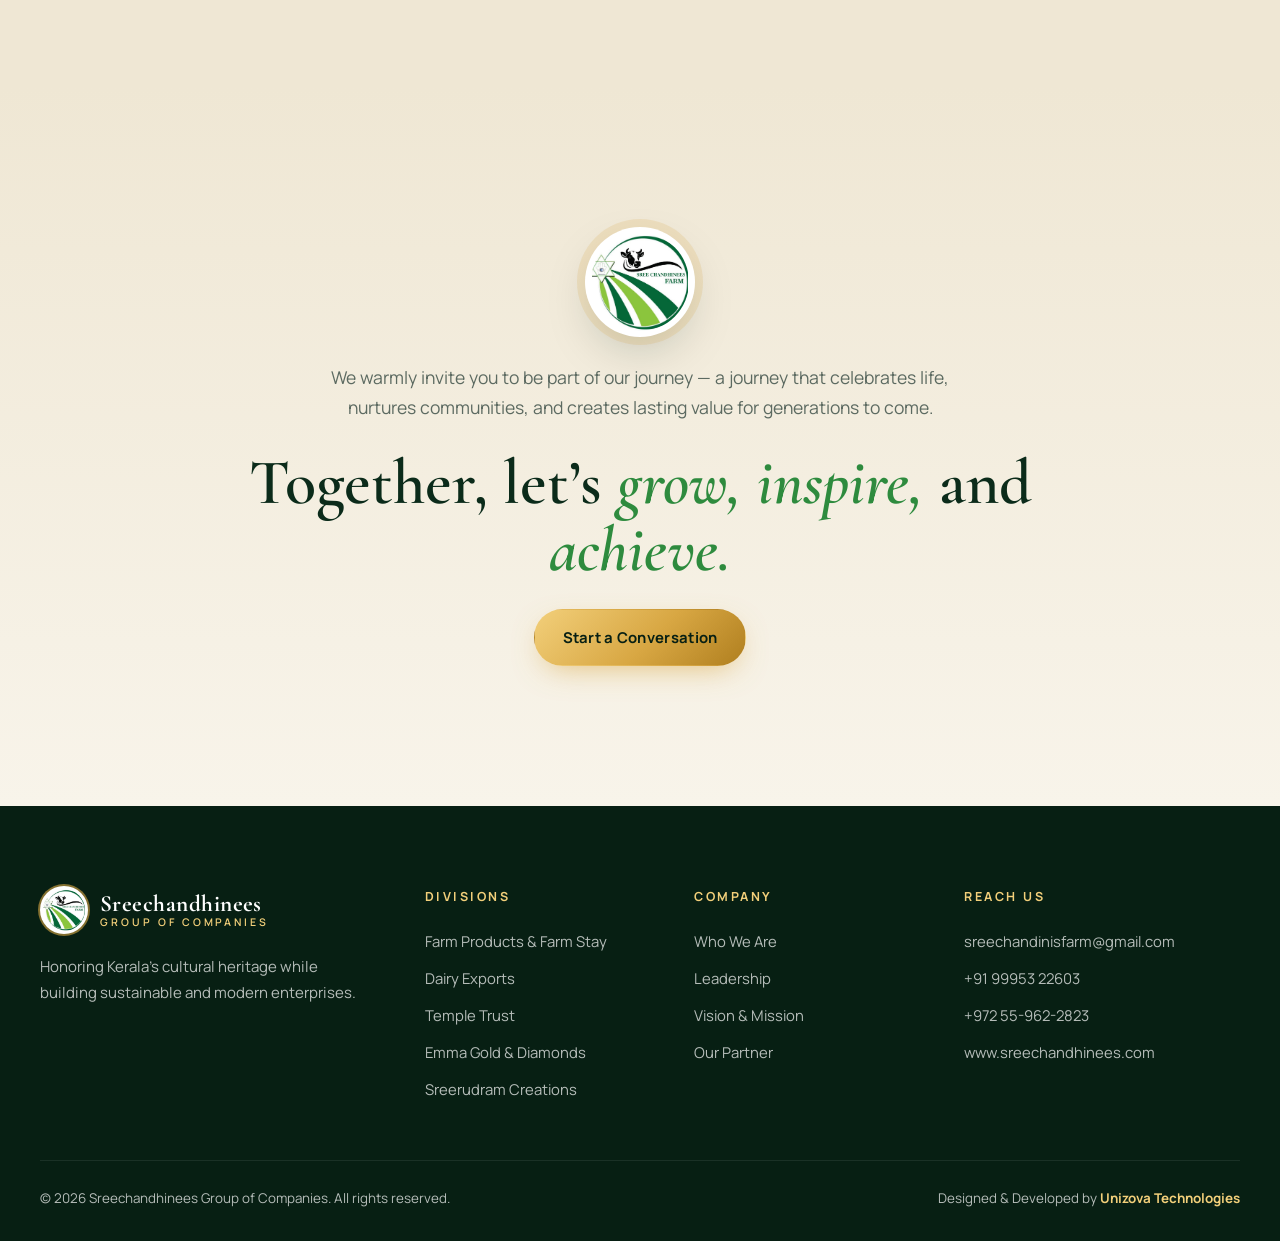
<file: farm.html>
<!DOCTYPE html>
<html lang="en">
<head>
  <meta charset="UTF-8">
  <meta name="viewport" content="width=device-width, initial-scale=1.0">
  <title>Farm Products & Farm Stay | Sreechandhinees Group of Companies</title>
  <meta name="description" content="Traditional Kerala-style farms offering sustainable farming and authentic farm-stay tourism.">
  <link rel="icon" type="image/jpeg" href="assets/img/logo.jpg">
  <link rel="preconnect" href="https://fonts.googleapis.com">
  <link rel="preconnect" href="https://fonts.gstatic.com" crossorigin>
  <link href="https://fonts.googleapis.com/css2?family=Cormorant+Garamond:ital,wght@0,500;0,600;0,700;1,500;1,600&family=Manrope:wght@300;400;500;600;700;800&display=swap" rel="stylesheet">
  <link rel="stylesheet" href="css/style.css?v=20261017e">
</head>
<body class="page-inner">

  <!-- Header -->
  <header class="header" id="header">
    <div class="container header__inner">
      <a href="index.html" class="brand" aria-label="Sreechandhinees home">
        <span class="brand__mark"><img src="assets/img/logo.jpg" alt="Sreechandhinees Farm logo"></span>
        <span class="brand__text">
          <strong>Sreechandhinees</strong>
          <small>Group of Companies</small>
        </span>
      </a>

      <nav class="nav" id="nav" aria-label="Primary">
        <ul class="nav__list">
          <li><a href="index.html" class="nav__link">Home</a></li>
          <li><a href="about.html" class="nav__link">About</a></li>
          <li><a href="divisions.html" class="nav__link is-active" aria-current="page">Divisions</a></li>
          <li><a href="partner.html" class="nav__link">Partner</a></li>
          <li><a href="contact.html" class="nav__link">Contact</a></li>
        </ul>
        <a href="contact.html" class="btn btn--gold nav__cta">Get in Touch</a>
      </nav>

      <button class="burger" id="burger" aria-label="Open menu" aria-expanded="false" aria-controls="nav">
        <span></span><span></span><span></span>
      </button>
    </div>
  </header>

  <main>

    <section class="page-hero">
      <div class="page-hero__bg" style="background-image:url('assets/img/farm.jpg')" aria-hidden="true"></div>
      <div class="page-hero__glow" aria-hidden="true"></div>
      <svg class="hero__lines" viewBox="0 0 800 800" preserveAspectRatio="none" aria-hidden="true">
        <path d="M0 620 C 200 520, 420 760, 800 560" />
        <path d="M0 680 C 240 580, 460 820, 800 620" />
      </svg>
      <div class="container page-hero__inner">
        <nav class="crumbs reveal" aria-label="Breadcrumb">
          <a href="index.html">Home</a><span>/</span><a href="divisions.html">Divisions</a><span>/</span><span aria-current="page">Farm Products &amp; Farm Stay</span>
        </nav>
        <p class="kicker kicker--light reveal">Division 01 · Sreechandhinees</p>
        <h1 class="page-hero__title reveal">Farm Products &amp; Farm Stay</h1>
        <p class="page-hero__sub reveal">Traditional Kerala-style farms offering sustainable farming and authentic farm-stay tourism.</p>
      </div>
    </section>

    <section class="section divisions division-page">
      <div class="container">
        <nav class="div-tabs" aria-label="Divisions">
          <a href="farm.html" class="div-tab is-active" aria-current="page">Farm Stay</a>
          <a href="dairy.html" class="div-tab">Dairy Exports</a>
          <a href="temple.html" class="div-tab">Temple Trust</a>
          <a href="jewelry.html" class="div-tab">Gold &amp; Diamonds</a>
          <a href="film.html" class="div-tab">Film Productions</a>
        </nav>

        <article class="division">
          <div class="division__media reveal">
            <div class="frame">
              <img src="assets/img/farm.jpg" alt="Cattle resting by the lakeside at the Sreechandhinees farm" loading="lazy" data-parallax="0.04">
            </div>
            <div class="division__logo"><img src="assets/img/logo.jpg" alt="Sreechandhinees Farm logo"></div>
          </div>
          <div class="division__content">
            <span class="division__index reveal">01</span>
            <p class="kicker reveal">Sreechandhinees</p>
            <h3 class="division__title reveal">Farm Products &amp; Farm Stay <small>Pvt. Ltd.</small></h3>
            <p class="reveal">Our traditional Kerala-style farms offer lush, immersive experiences through sustainable farming and authentic farm-stay tourism.</p>
            <p class="reveal">Visitors reconnect with nature’s rhythms, experience organic living, and enjoy timeless Kerala hospitality.</p>
            <ul class="ticks reveal">
              <li>Sustainable, organic farming</li>
              <li>Authentic Kerala farm-stay tourism</li>
              <li>Timeless Kerala hospitality</li>
            </ul>
          </div>
        </article>

        <nav class="pager" aria-label="More divisions">
          <a href="film.html" class="pager__link">
            <span class="pager__dir"><svg viewBox="0 0 24 24" aria-hidden="true"><path d="M19 12H5M11 6l-6 6 6 6"/></svg> Previous</span>
            <strong>Sreerudram Creations</strong>
          </a>
          <a href="divisions.html" class="pager__all" aria-label="All divisions">
            <svg viewBox="0 0 24 24" aria-hidden="true"><rect x="4" y="4" width="6" height="6" rx="1"/><rect x="14" y="4" width="6" height="6" rx="1"/><rect x="4" y="14" width="6" height="6" rx="1"/><rect x="14" y="14" width="6" height="6" rx="1"/></svg>
          </a>
          <a href="dairy.html" class="pager__link pager__link--next">
            <span class="pager__dir">Next <svg viewBox="0 0 24 24" aria-hidden="true"><path d="M5 12h14M13 6l6 6-6 6"/></svg></span>
            <strong>Dairy Exports</strong>
          </a>
        </nav>
      </div>
    </section>

    <section class="section invite">
      <div class="container invite__inner">
        <div class="invite__logo reveal"><img src="assets/img/logo.jpg" alt=""></div>
        <p class="invite__text reveal">We warmly invite you to be part of our journey — a journey that celebrates life, nurtures communities, and creates lasting value for generations to come.</p>
        <h2 class="invite__title reveal">Together, let’s <em>grow,</em> <em>inspire,</em> and <em>achieve.</em></h2>
        <a href="contact.html" class="btn btn--gold reveal">Start a Conversation</a>
      </div>
    </section>
  </main>

  <!-- Footer -->
  <footer class="footer">
    <div class="container footer__grid">
      <div class="footer__brand">
        <a href="index.html" class="brand brand--footer">
          <span class="brand__mark"><img src="assets/img/logo.jpg" alt=""></span>
          <span class="brand__text"><strong>Sreechandhinees</strong><small>Group of Companies</small></span>
        </a>
        <p>Honoring Kerala’s cultural heritage while building sustainable and modern enterprises.</p>
      </div>
      <div>
        <h4>Divisions</h4>
        <ul>
          <li><a href="farm.html">Farm Products &amp; Farm Stay</a></li>
          <li><a href="dairy.html">Dairy Exports</a></li>
          <li><a href="temple.html">Temple Trust</a></li>
          <li><a href="jewelry.html">Emma Gold &amp; Diamonds</a></li>
          <li><a href="film.html">Sreerudram Creations</a></li>
        </ul>
      </div>
      <div>
        <h4>Company</h4>
        <ul>
          <li><a href="about.html">Who We Are</a></li>
          <li><a href="leadership.html">Leadership</a></li>
          <li><a href="vision.html">Vision &amp; Mission</a></li>
          <li><a href="partner.html">Our Partner</a></li>
        </ul>
      </div>
      <div>
        <h4>Reach Us</h4>
        <ul>
          <li><a href="mailto:sreechandinisfarm@gmail.com">sreechandinisfarm@gmail.com</a></li>
          <li><a href="tel:+919995322603">+91 99953 22603</a></li>
          <li><a href="tel:+972559622823">+972 55-962-2823</a></li>
          <li><a href="https://www.sreechandhinees.com">www.sreechandhinees.com</a></li>
        </ul>
      </div>
    </div>
    <div class="container footer__bottom">
      <p>© <span id="year"></span> Sreechandhinees Group of Companies. All rights reserved.</p>
      <p class="footer__credit">Designed &amp; Developed by <a href="https://unizova.com" target="_blank" rel="noopener">Unizova Technologies</a></p>
    </div>
  </footer>

  <a href="#" class="to-top" id="toTop" aria-label="Back to top">
    <svg viewBox="0 0 24 24" aria-hidden="true"><path d="M12 19V5M6 11l6-6 6 6"/></svg>
  </a>

  <script src="js/main.js?v=20261016c"></script>
</body>
</html>
</file>
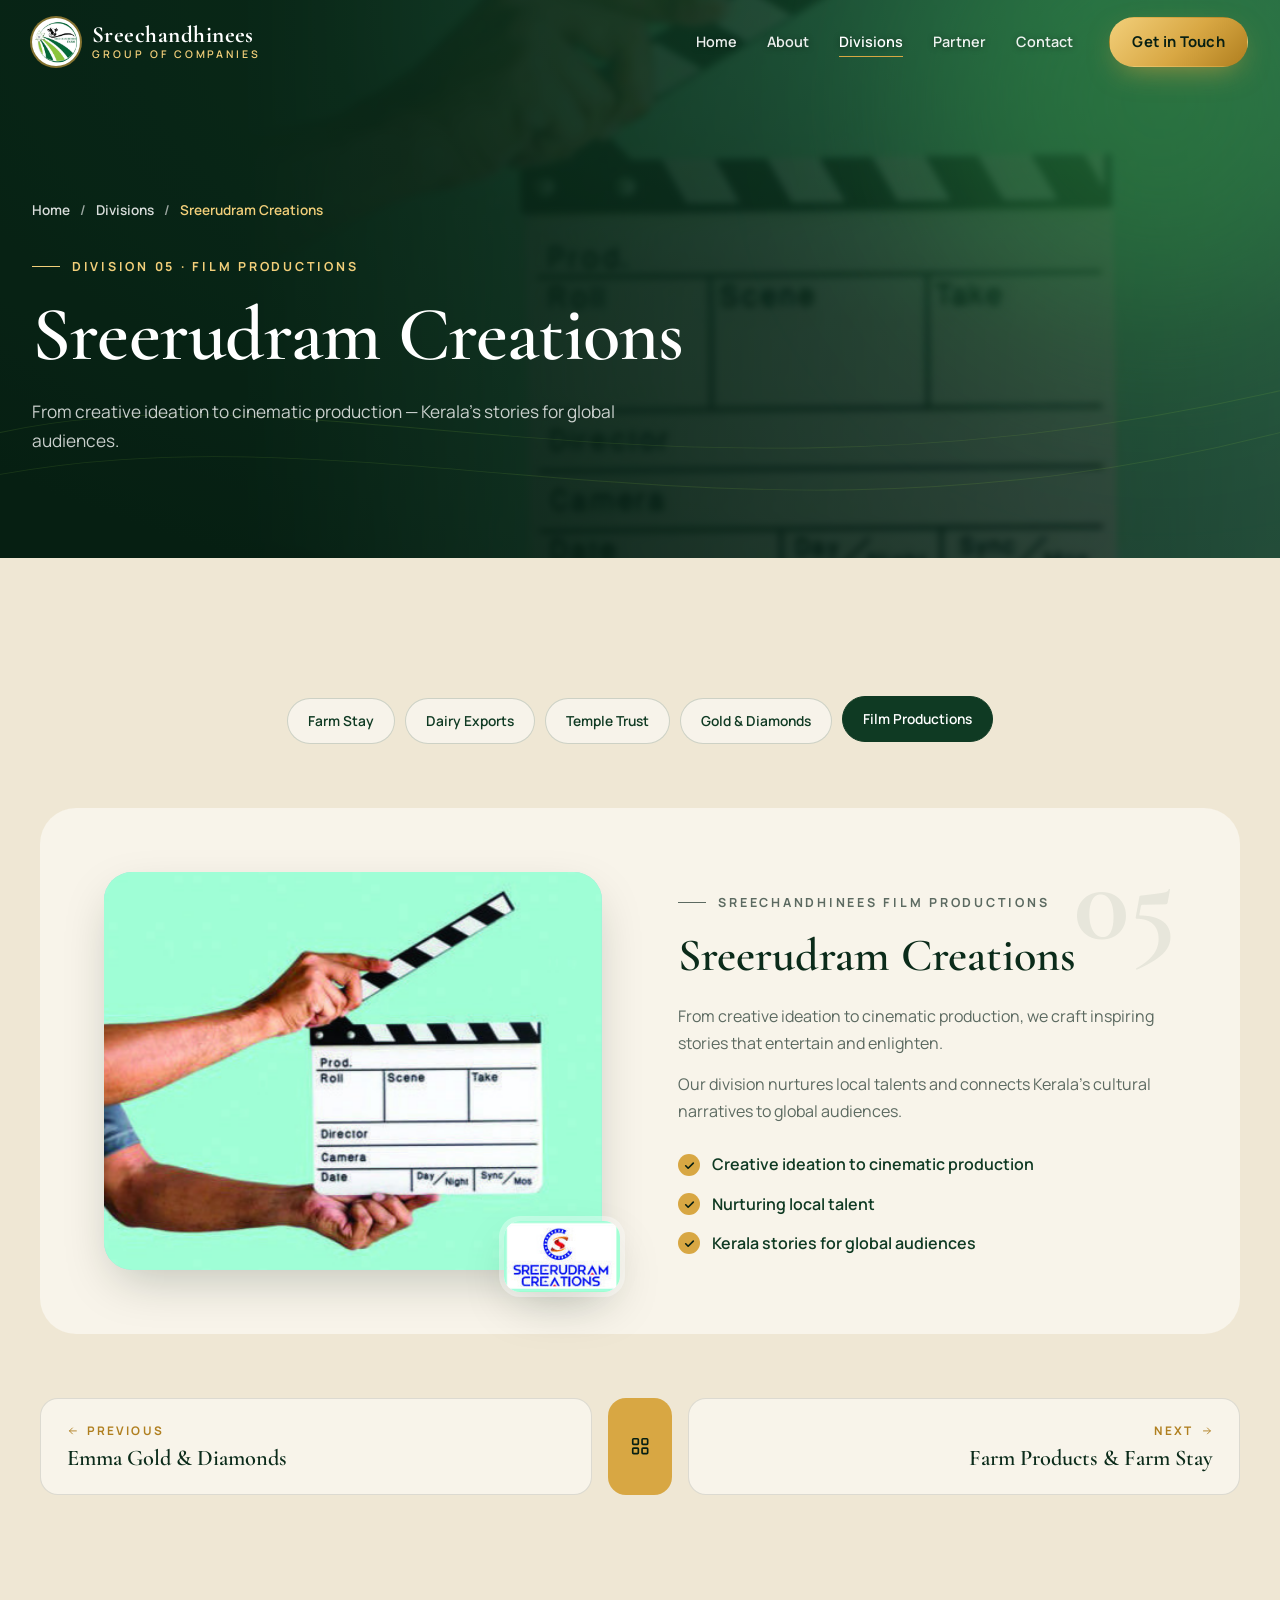
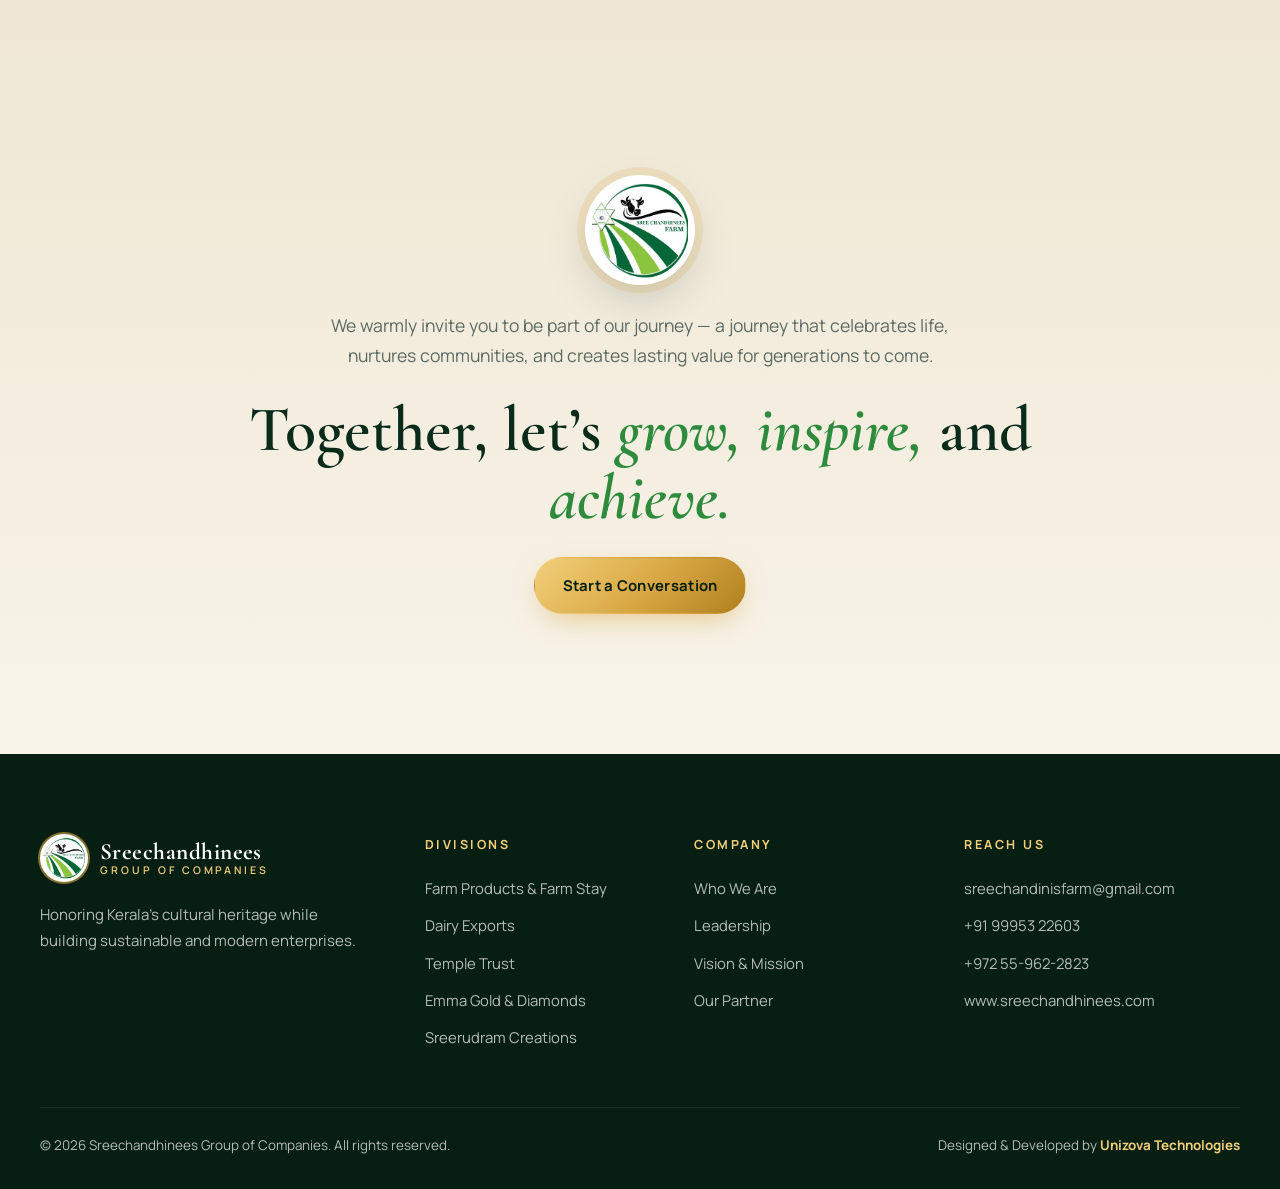
<file: film.html>
<!DOCTYPE html>
<html lang="en">
<head>
  <meta charset="UTF-8">
  <meta name="viewport" content="width=device-width, initial-scale=1.0">
  <title>Sreerudram Creations | Sreechandhinees Group of Companies</title>
  <meta name="description" content="From creative ideation to cinematic production — Kerala’s stories for global audiences.">
  <link rel="icon" type="image/jpeg" href="assets/img/logo.jpg">
  <link rel="preconnect" href="https://fonts.googleapis.com">
  <link rel="preconnect" href="https://fonts.gstatic.com" crossorigin>
  <link href="https://fonts.googleapis.com/css2?family=Cormorant+Garamond:ital,wght@0,500;0,600;0,700;1,500;1,600&family=Manrope:wght@300;400;500;600;700;800&display=swap" rel="stylesheet">
  <link rel="stylesheet" href="css/style.css?v=20261017e">
</head>
<body class="page-inner">

  <!-- Header -->
  <header class="header" id="header">
    <div class="container header__inner">
      <a href="index.html" class="brand" aria-label="Sreechandhinees home">
        <span class="brand__mark"><img src="assets/img/logo.jpg" alt="Sreechandhinees Farm logo"></span>
        <span class="brand__text">
          <strong>Sreechandhinees</strong>
          <small>Group of Companies</small>
        </span>
      </a>

      <nav class="nav" id="nav" aria-label="Primary">
        <ul class="nav__list">
          <li><a href="index.html" class="nav__link">Home</a></li>
          <li><a href="about.html" class="nav__link">About</a></li>
          <li><a href="divisions.html" class="nav__link is-active" aria-current="page">Divisions</a></li>
          <li><a href="partner.html" class="nav__link">Partner</a></li>
          <li><a href="contact.html" class="nav__link">Contact</a></li>
        </ul>
        <a href="contact.html" class="btn btn--gold nav__cta">Get in Touch</a>
      </nav>

      <button class="burger" id="burger" aria-label="Open menu" aria-expanded="false" aria-controls="nav">
        <span></span><span></span><span></span>
      </button>
    </div>
  </header>

  <main>

    <section class="page-hero">
      <div class="page-hero__bg" style="background-image:url('assets/img/film.jpg')" aria-hidden="true"></div>
      <div class="page-hero__glow" aria-hidden="true"></div>
      <svg class="hero__lines" viewBox="0 0 800 800" preserveAspectRatio="none" aria-hidden="true">
        <path d="M0 620 C 200 520, 420 760, 800 560" />
        <path d="M0 680 C 240 580, 460 820, 800 620" />
      </svg>
      <div class="container page-hero__inner">
        <nav class="crumbs reveal" aria-label="Breadcrumb">
          <a href="index.html">Home</a><span>/</span><a href="divisions.html">Divisions</a><span>/</span><span aria-current="page">Sreerudram Creations</span>
        </nav>
        <p class="kicker kicker--light reveal">Division 05 · Film Productions</p>
        <h1 class="page-hero__title reveal">Sreerudram Creations</h1>
        <p class="page-hero__sub reveal">From creative ideation to cinematic production — Kerala’s stories for global audiences.</p>
      </div>
    </section>

    <section class="section divisions division-page">
      <div class="container">
        <nav class="div-tabs" aria-label="Divisions">
          <a href="farm.html" class="div-tab">Farm Stay</a>
          <a href="dairy.html" class="div-tab">Dairy Exports</a>
          <a href="temple.html" class="div-tab">Temple Trust</a>
          <a href="jewelry.html" class="div-tab">Gold &amp; Diamonds</a>
          <a href="film.html" class="div-tab is-active" aria-current="page">Film Productions</a>
        </nav>

        <article class="division">
          <div class="division__media reveal">
            <div class="frame frame--aqua">
              <img src="assets/img/film.jpg" alt="Hands holding a film clapperboard" loading="lazy">
            </div>
            <div class="division__logo division__logo--square"><img src="assets/img/sreerudram-logo.jpg" alt="Sreerudram Creations logo"></div>
          </div>
          <div class="division__content">
            <span class="division__index reveal">05</span>
            <p class="kicker reveal">Sreechandhinees Film Productions</p>
            <h3 class="division__title reveal">Sreerudram Creations</h3>
            <p class="reveal">From creative ideation to cinematic production, we craft inspiring stories that entertain and enlighten.</p>
            <p class="reveal">Our division nurtures local talents and connects Kerala’s cultural narratives to global audiences.</p>
            <ul class="ticks reveal">
              <li>Creative ideation to cinematic production</li>
              <li>Nurturing local talent</li>
              <li>Kerala stories for global audiences</li>
            </ul>
          </div>
        </article>

        <nav class="pager" aria-label="More divisions">
          <a href="jewelry.html" class="pager__link">
            <span class="pager__dir"><svg viewBox="0 0 24 24" aria-hidden="true"><path d="M19 12H5M11 6l-6 6 6 6"/></svg> Previous</span>
            <strong>Emma Gold &amp; Diamonds</strong>
          </a>
          <a href="divisions.html" class="pager__all" aria-label="All divisions">
            <svg viewBox="0 0 24 24" aria-hidden="true"><rect x="4" y="4" width="6" height="6" rx="1"/><rect x="14" y="4" width="6" height="6" rx="1"/><rect x="4" y="14" width="6" height="6" rx="1"/><rect x="14" y="14" width="6" height="6" rx="1"/></svg>
          </a>
          <a href="farm.html" class="pager__link pager__link--next">
            <span class="pager__dir">Next <svg viewBox="0 0 24 24" aria-hidden="true"><path d="M5 12h14M13 6l6 6-6 6"/></svg></span>
            <strong>Farm Products &amp; Farm Stay</strong>
          </a>
        </nav>
      </div>
    </section>

    <section class="section invite">
      <div class="container invite__inner">
        <div class="invite__logo reveal"><img src="assets/img/logo.jpg" alt=""></div>
        <p class="invite__text reveal">We warmly invite you to be part of our journey — a journey that celebrates life, nurtures communities, and creates lasting value for generations to come.</p>
        <h2 class="invite__title reveal">Together, let’s <em>grow,</em> <em>inspire,</em> and <em>achieve.</em></h2>
        <a href="contact.html" class="btn btn--gold reveal">Start a Conversation</a>
      </div>
    </section>
  </main>

  <!-- Footer -->
  <footer class="footer">
    <div class="container footer__grid">
      <div class="footer__brand">
        <a href="index.html" class="brand brand--footer">
          <span class="brand__mark"><img src="assets/img/logo.jpg" alt=""></span>
          <span class="brand__text"><strong>Sreechandhinees</strong><small>Group of Companies</small></span>
        </a>
        <p>Honoring Kerala’s cultural heritage while building sustainable and modern enterprises.</p>
      </div>
      <div>
        <h4>Divisions</h4>
        <ul>
          <li><a href="farm.html">Farm Products &amp; Farm Stay</a></li>
          <li><a href="dairy.html">Dairy Exports</a></li>
          <li><a href="temple.html">Temple Trust</a></li>
          <li><a href="jewelry.html">Emma Gold &amp; Diamonds</a></li>
          <li><a href="film.html">Sreerudram Creations</a></li>
        </ul>
      </div>
      <div>
        <h4>Company</h4>
        <ul>
          <li><a href="about.html">Who We Are</a></li>
          <li><a href="leadership.html">Leadership</a></li>
          <li><a href="vision.html">Vision &amp; Mission</a></li>
          <li><a href="partner.html">Our Partner</a></li>
        </ul>
      </div>
      <div>
        <h4>Reach Us</h4>
        <ul>
          <li><a href="mailto:sreechandinisfarm@gmail.com">sreechandinisfarm@gmail.com</a></li>
          <li><a href="tel:+919995322603">+91 99953 22603</a></li>
          <li><a href="tel:+972559622823">+972 55-962-2823</a></li>
          <li><a href="https://www.sreechandhinees.com">www.sreechandhinees.com</a></li>
        </ul>
      </div>
    </div>
    <div class="container footer__bottom">
      <p>© <span id="year"></span> Sreechandhinees Group of Companies. All rights reserved.</p>
      <p class="footer__credit">Designed &amp; Developed by <a href="https://unizova.com" target="_blank" rel="noopener">Unizova Technologies</a></p>
    </div>
  </footer>

  <a href="#" class="to-top" id="toTop" aria-label="Back to top">
    <svg viewBox="0 0 24 24" aria-hidden="true"><path d="M12 19V5M6 11l6-6 6 6"/></svg>
  </a>

  <script src="js/main.js?v=20261016c"></script>
</body>
</html>
</file>
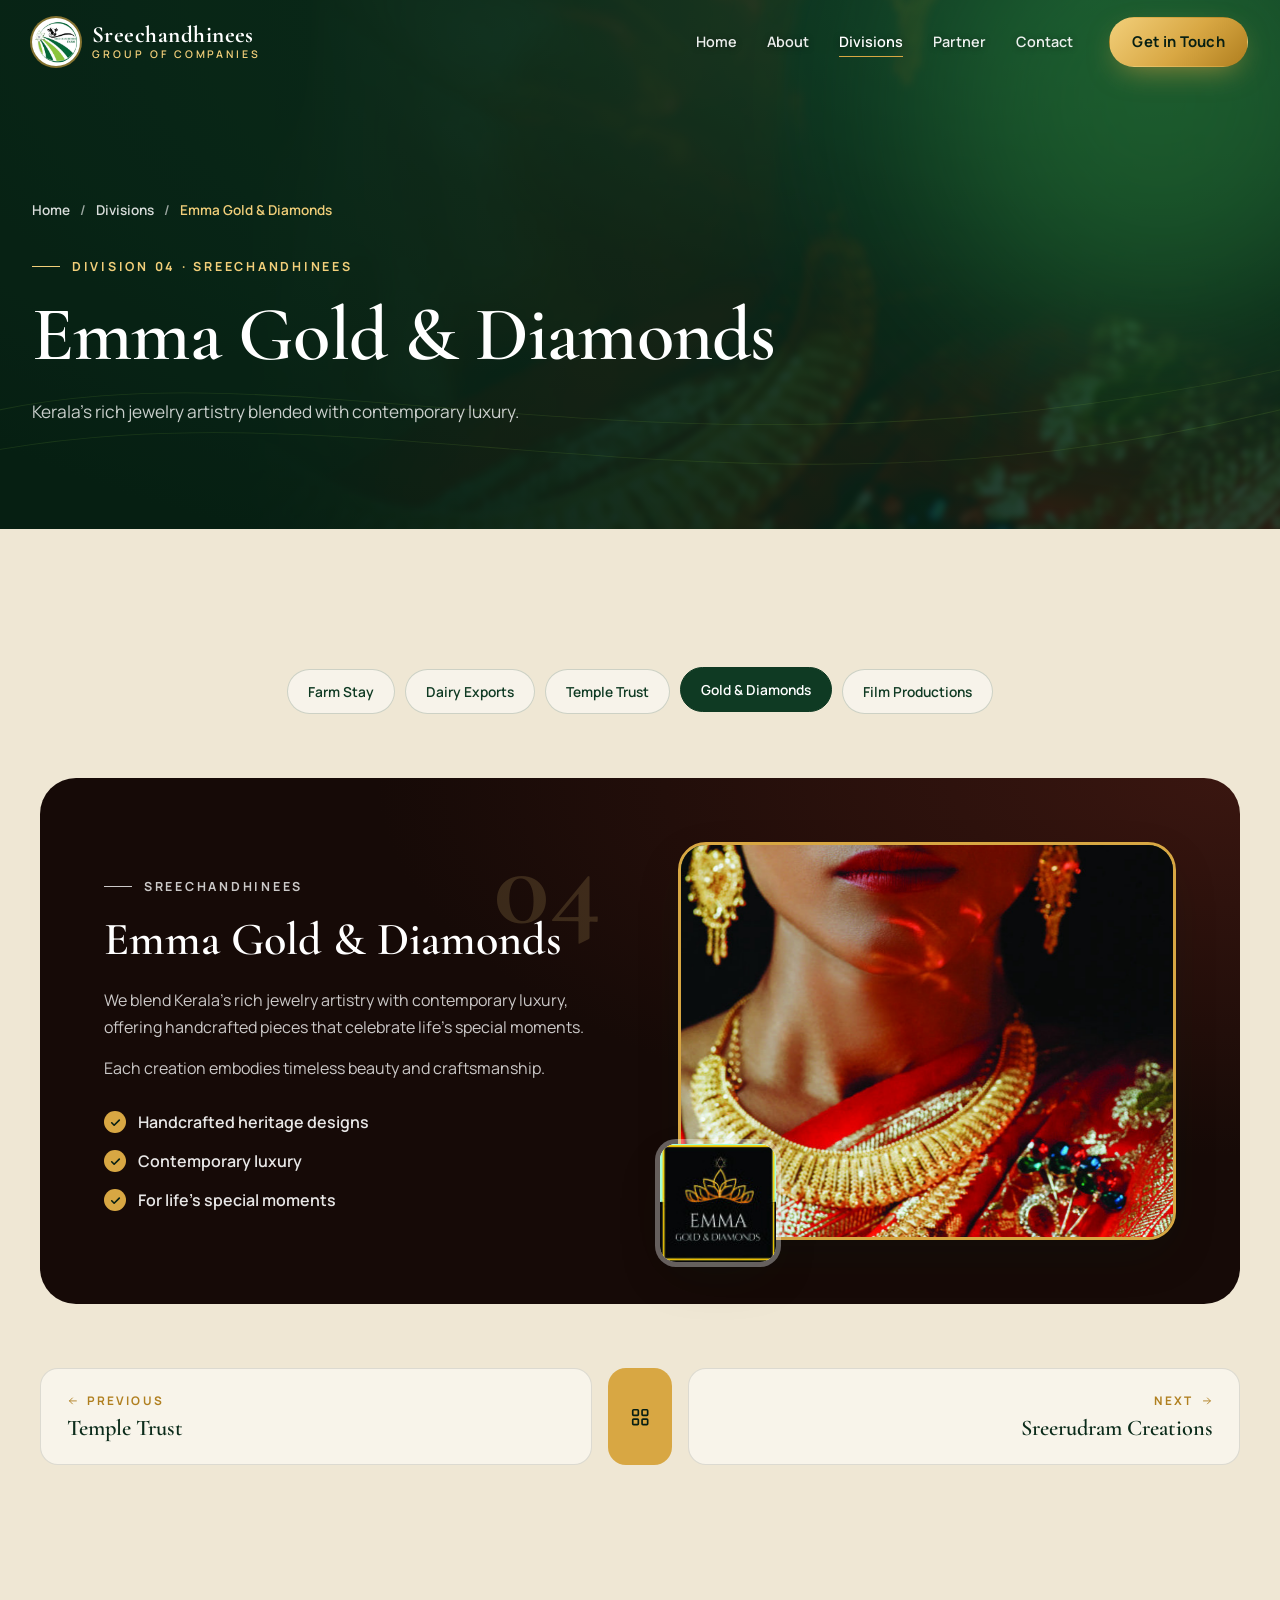
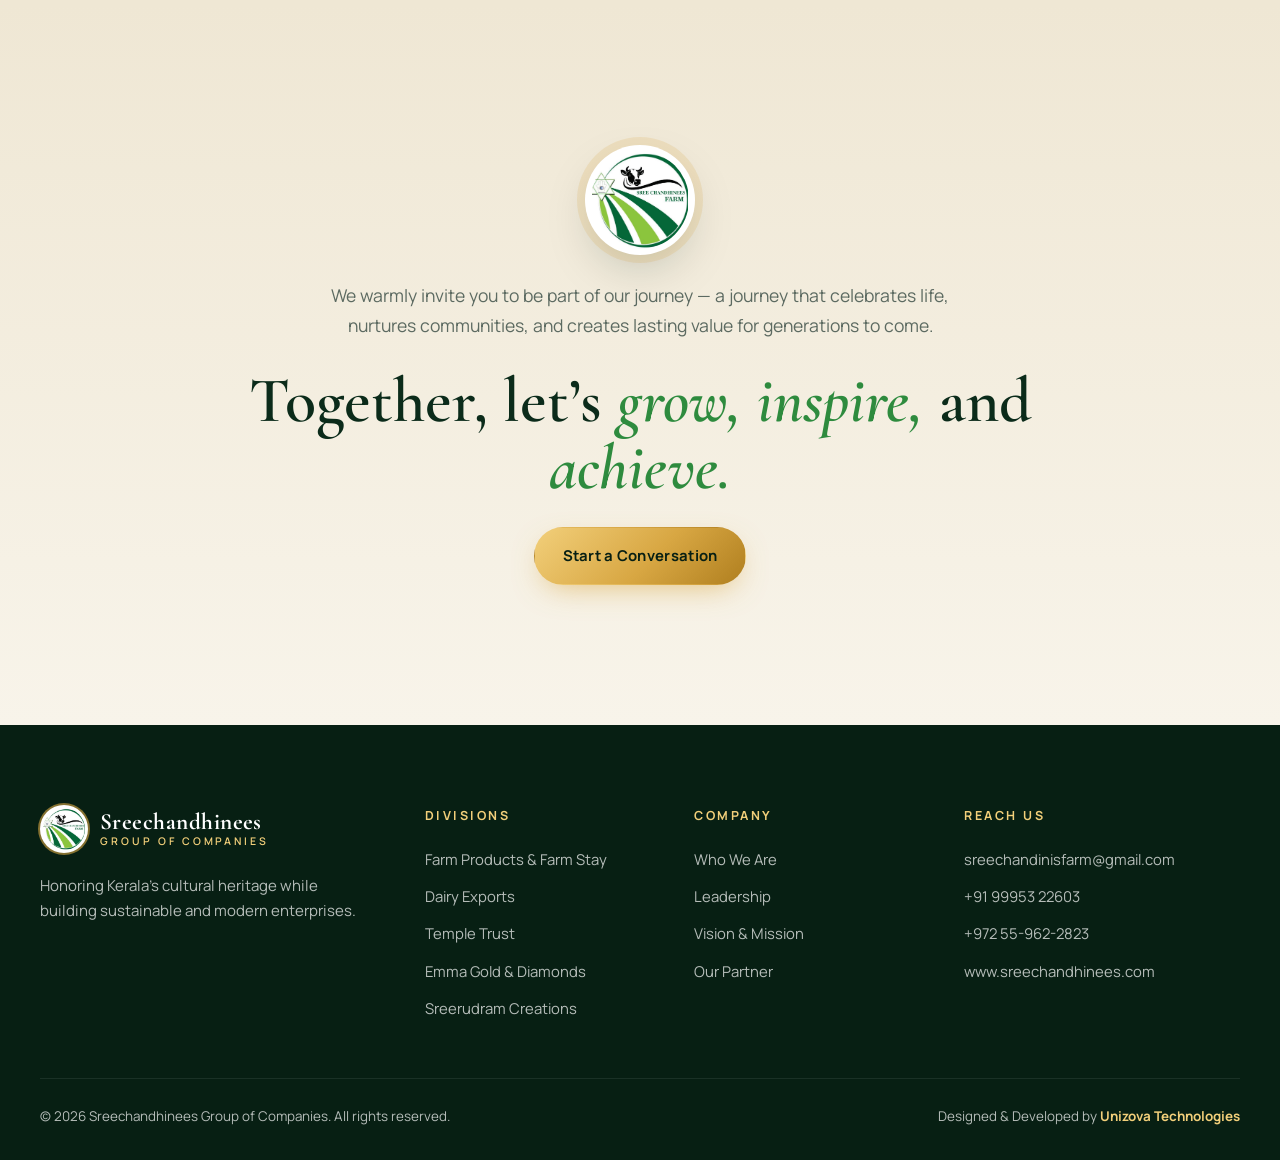
<file: jewelry.html>
<!DOCTYPE html>
<html lang="en">
<head>
  <meta charset="UTF-8">
  <meta name="viewport" content="width=device-width, initial-scale=1.0">
  <title>Emma Gold & Diamonds | Sreechandhinees Group of Companies</title>
  <meta name="description" content="Kerala’s rich jewelry artistry blended with contemporary luxury.">
  <link rel="icon" type="image/jpeg" href="assets/img/logo.jpg">
  <link rel="preconnect" href="https://fonts.googleapis.com">
  <link rel="preconnect" href="https://fonts.gstatic.com" crossorigin>
  <link href="https://fonts.googleapis.com/css2?family=Cormorant+Garamond:ital,wght@0,500;0,600;0,700;1,500;1,600&family=Manrope:wght@300;400;500;600;700;800&display=swap" rel="stylesheet">
  <link rel="stylesheet" href="css/style.css?v=20261017e">
</head>
<body class="page-inner">

  <!-- Header -->
  <header class="header" id="header">
    <div class="container header__inner">
      <a href="index.html" class="brand" aria-label="Sreechandhinees home">
        <span class="brand__mark"><img src="assets/img/logo.jpg" alt="Sreechandhinees Farm logo"></span>
        <span class="brand__text">
          <strong>Sreechandhinees</strong>
          <small>Group of Companies</small>
        </span>
      </a>

      <nav class="nav" id="nav" aria-label="Primary">
        <ul class="nav__list">
          <li><a href="index.html" class="nav__link">Home</a></li>
          <li><a href="about.html" class="nav__link">About</a></li>
          <li><a href="divisions.html" class="nav__link is-active" aria-current="page">Divisions</a></li>
          <li><a href="partner.html" class="nav__link">Partner</a></li>
          <li><a href="contact.html" class="nav__link">Contact</a></li>
        </ul>
        <a href="contact.html" class="btn btn--gold nav__cta">Get in Touch</a>
      </nav>

      <button class="burger" id="burger" aria-label="Open menu" aria-expanded="false" aria-controls="nav">
        <span></span><span></span><span></span>
      </button>
    </div>
  </header>

  <main>

    <section class="page-hero">
      <div class="page-hero__bg" style="background-image:url('assets/img/jewelry.jpg')" aria-hidden="true"></div>
      <div class="page-hero__glow" aria-hidden="true"></div>
      <svg class="hero__lines" viewBox="0 0 800 800" preserveAspectRatio="none" aria-hidden="true">
        <path d="M0 620 C 200 520, 420 760, 800 560" />
        <path d="M0 680 C 240 580, 460 820, 800 620" />
      </svg>
      <div class="container page-hero__inner">
        <nav class="crumbs reveal" aria-label="Breadcrumb">
          <a href="index.html">Home</a><span>/</span><a href="divisions.html">Divisions</a><span>/</span><span aria-current="page">Emma Gold &amp; Diamonds</span>
        </nav>
        <p class="kicker kicker--light reveal">Division 04 · Sreechandhinees</p>
        <h1 class="page-hero__title reveal">Emma Gold &amp; Diamonds</h1>
        <p class="page-hero__sub reveal">Kerala’s rich jewelry artistry blended with contemporary luxury.</p>
      </div>
    </section>

    <section class="section divisions division-page">
      <div class="container">
        <nav class="div-tabs" aria-label="Divisions">
          <a href="farm.html" class="div-tab">Farm Stay</a>
          <a href="dairy.html" class="div-tab">Dairy Exports</a>
          <a href="temple.html" class="div-tab">Temple Trust</a>
          <a href="jewelry.html" class="div-tab is-active" aria-current="page">Gold &amp; Diamonds</a>
          <a href="film.html" class="div-tab">Film Productions</a>
        </nav>

        <article class="division division--reverse division--noir">
          <div class="division__media reveal">
            <div class="frame frame--gold">
              <img src="assets/img/jewelry.jpg" alt="Traditional Kerala gold jewelry on a red silk saree" loading="lazy" data-parallax="0.04">
            </div>
            <div class="division__logo division__logo--square"><img src="assets/img/emma-logo.jpg" alt="Emma Gold &amp; Diamonds logo"></div>
          </div>
          <div class="division__content">
            <span class="division__index reveal">04</span>
            <p class="kicker reveal">Sreechandhinees</p>
            <h3 class="division__title reveal">Emma Gold &amp; Diamonds</h3>
            <p class="reveal">We blend Kerala’s rich jewelry artistry with contemporary luxury, offering handcrafted pieces that celebrate life’s special moments.</p>
            <p class="reveal">Each creation embodies timeless beauty and craftsmanship.</p>
            <ul class="ticks reveal">
              <li>Handcrafted heritage designs</li>
              <li>Contemporary luxury</li>
              <li>For life’s special moments</li>
            </ul>
          </div>
        </article>

        <nav class="pager" aria-label="More divisions">
          <a href="temple.html" class="pager__link">
            <span class="pager__dir"><svg viewBox="0 0 24 24" aria-hidden="true"><path d="M19 12H5M11 6l-6 6 6 6"/></svg> Previous</span>
            <strong>Temple Trust</strong>
          </a>
          <a href="divisions.html" class="pager__all" aria-label="All divisions">
            <svg viewBox="0 0 24 24" aria-hidden="true"><rect x="4" y="4" width="6" height="6" rx="1"/><rect x="14" y="4" width="6" height="6" rx="1"/><rect x="4" y="14" width="6" height="6" rx="1"/><rect x="14" y="14" width="6" height="6" rx="1"/></svg>
          </a>
          <a href="film.html" class="pager__link pager__link--next">
            <span class="pager__dir">Next <svg viewBox="0 0 24 24" aria-hidden="true"><path d="M5 12h14M13 6l6 6-6 6"/></svg></span>
            <strong>Sreerudram Creations</strong>
          </a>
        </nav>
      </div>
    </section>

    <section class="section invite">
      <div class="container invite__inner">
        <div class="invite__logo reveal"><img src="assets/img/logo.jpg" alt=""></div>
        <p class="invite__text reveal">We warmly invite you to be part of our journey — a journey that celebrates life, nurtures communities, and creates lasting value for generations to come.</p>
        <h2 class="invite__title reveal">Together, let’s <em>grow,</em> <em>inspire,</em> and <em>achieve.</em></h2>
        <a href="contact.html" class="btn btn--gold reveal">Start a Conversation</a>
      </div>
    </section>
  </main>

  <!-- Footer -->
  <footer class="footer">
    <div class="container footer__grid">
      <div class="footer__brand">
        <a href="index.html" class="brand brand--footer">
          <span class="brand__mark"><img src="assets/img/logo.jpg" alt=""></span>
          <span class="brand__text"><strong>Sreechandhinees</strong><small>Group of Companies</small></span>
        </a>
        <p>Honoring Kerala’s cultural heritage while building sustainable and modern enterprises.</p>
      </div>
      <div>
        <h4>Divisions</h4>
        <ul>
          <li><a href="farm.html">Farm Products &amp; Farm Stay</a></li>
          <li><a href="dairy.html">Dairy Exports</a></li>
          <li><a href="temple.html">Temple Trust</a></li>
          <li><a href="jewelry.html">Emma Gold &amp; Diamonds</a></li>
          <li><a href="film.html">Sreerudram Creations</a></li>
        </ul>
      </div>
      <div>
        <h4>Company</h4>
        <ul>
          <li><a href="about.html">Who We Are</a></li>
          <li><a href="leadership.html">Leadership</a></li>
          <li><a href="vision.html">Vision &amp; Mission</a></li>
          <li><a href="partner.html">Our Partner</a></li>
        </ul>
      </div>
      <div>
        <h4>Reach Us</h4>
        <ul>
          <li><a href="mailto:sreechandinisfarm@gmail.com">sreechandinisfarm@gmail.com</a></li>
          <li><a href="tel:+919995322603">+91 99953 22603</a></li>
          <li><a href="tel:+972559622823">+972 55-962-2823</a></li>
          <li><a href="https://www.sreechandhinees.com">www.sreechandhinees.com</a></li>
        </ul>
      </div>
    </div>
    <div class="container footer__bottom">
      <p>© <span id="year"></span> Sreechandhinees Group of Companies. All rights reserved.</p>
      <p class="footer__credit">Designed &amp; Developed by <a href="https://unizova.com" target="_blank" rel="noopener">Unizova Technologies</a></p>
    </div>
  </footer>

  <a href="#" class="to-top" id="toTop" aria-label="Back to top">
    <svg viewBox="0 0 24 24" aria-hidden="true"><path d="M12 19V5M6 11l6-6 6 6"/></svg>
  </a>

  <script src="js/main.js?v=20261016c"></script>
</body>
</html>
</file>
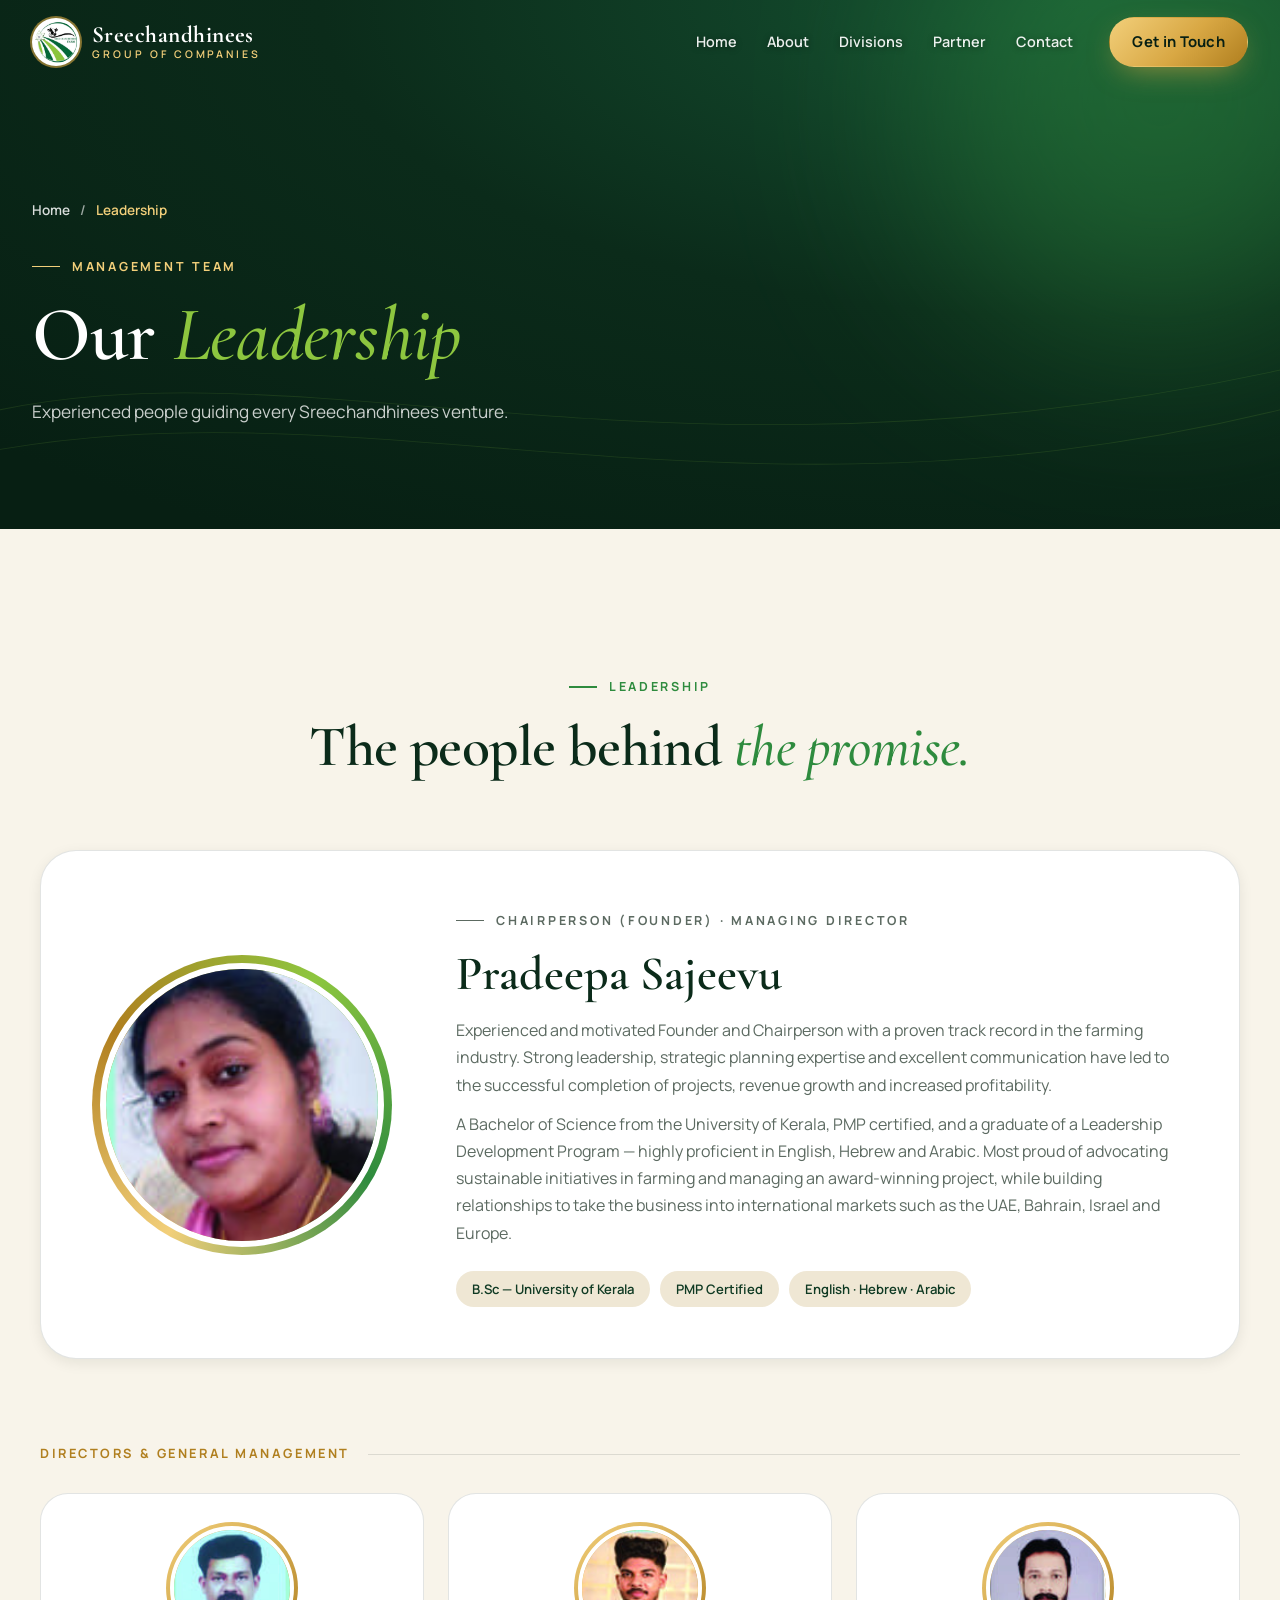
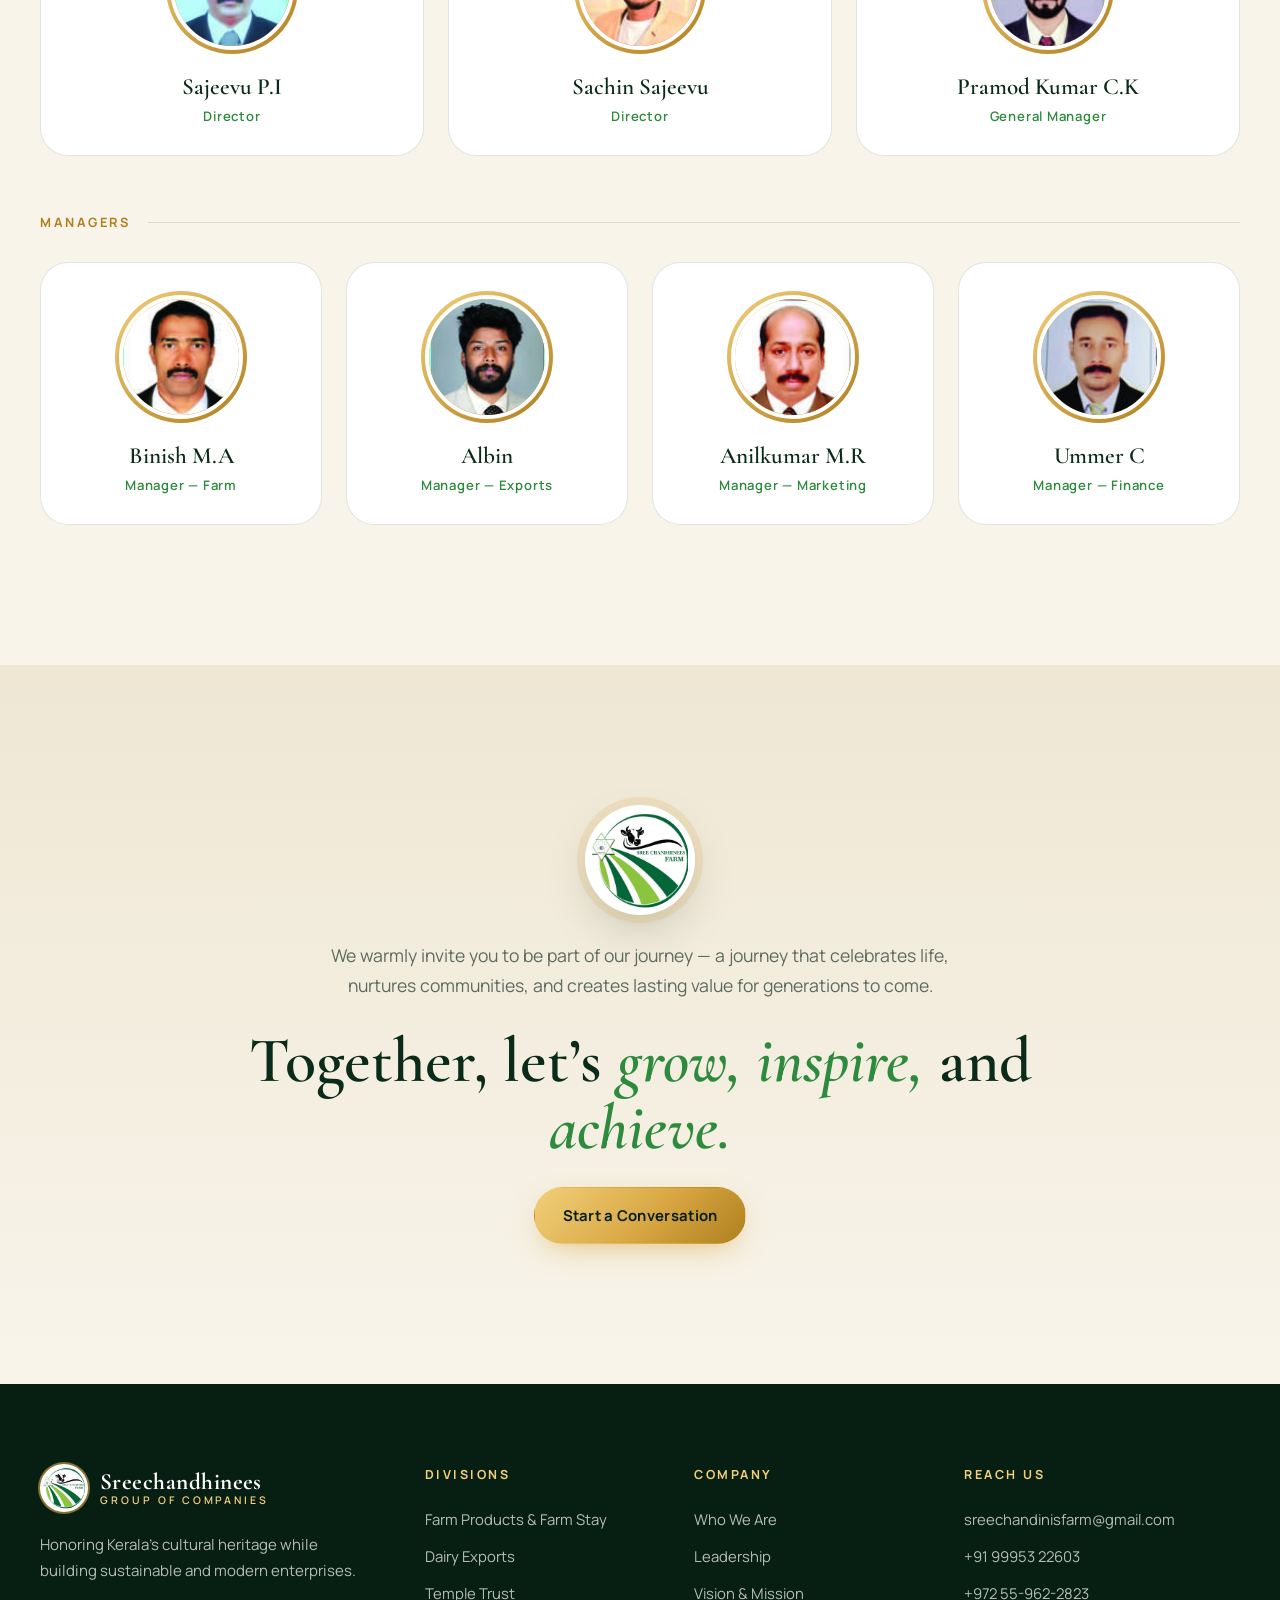
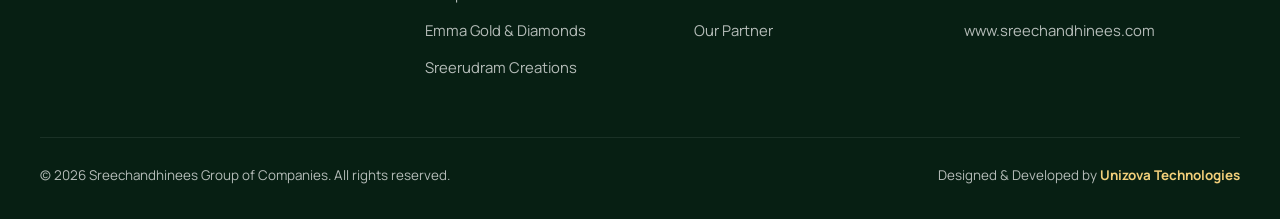
<file: leadership.html>
<!DOCTYPE html>
<html lang="en">
<head>
  <meta charset="UTF-8">
  <meta name="viewport" content="width=device-width, initial-scale=1.0">
  <title>Leadership | Sreechandhinees Group of Companies</title>
  <meta name="description" content="Meet the chairperson, directors and management team of Sreechandhinees Group of Companies.">
  <link rel="icon" type="image/jpeg" href="assets/img/logo.jpg">
  <link rel="preconnect" href="https://fonts.googleapis.com">
  <link rel="preconnect" href="https://fonts.gstatic.com" crossorigin>
  <link href="https://fonts.googleapis.com/css2?family=Cormorant+Garamond:ital,wght@0,500;0,600;0,700;1,500;1,600&family=Manrope:wght@300;400;500;600;700;800&display=swap" rel="stylesheet">
  <link rel="stylesheet" href="css/style.css?v=20261017e">
</head>
<body class="page-inner">

  <!-- Header -->
  <header class="header" id="header">
    <div class="container header__inner">
      <a href="index.html" class="brand" aria-label="Sreechandhinees home">
        <span class="brand__mark"><img src="assets/img/logo.jpg" alt="Sreechandhinees Farm logo"></span>
        <span class="brand__text">
          <strong>Sreechandhinees</strong>
          <small>Group of Companies</small>
        </span>
      </a>

      <nav class="nav" id="nav" aria-label="Primary">
        <ul class="nav__list">
          <li><a href="index.html" class="nav__link">Home</a></li>
          <li><a href="about.html" class="nav__link">About</a></li>
          <li><a href="divisions.html" class="nav__link">Divisions</a></li>
          <li><a href="partner.html" class="nav__link">Partner</a></li>
          <li><a href="contact.html" class="nav__link">Contact</a></li>
        </ul>
        <a href="contact.html" class="btn btn--gold nav__cta">Get in Touch</a>
      </nav>

      <button class="burger" id="burger" aria-label="Open menu" aria-expanded="false" aria-controls="nav">
        <span></span><span></span><span></span>
      </button>
    </div>
  </header>

  <main>

    <section class="page-hero">
      
      <div class="page-hero__glow" aria-hidden="true"></div>
      <svg class="hero__lines" viewBox="0 0 800 800" preserveAspectRatio="none" aria-hidden="true">
        <path d="M0 620 C 200 520, 420 760, 800 560" />
        <path d="M0 680 C 240 580, 460 820, 800 620" />
      </svg>
      <div class="container page-hero__inner">
        <nav class="crumbs reveal" aria-label="Breadcrumb">
          <a href="index.html">Home</a><span>/</span><span aria-current="page">Leadership</span>
        </nav>
        <p class="kicker kicker--light reveal">Management Team</p>
        <h1 class="page-hero__title reveal">Our <em>Leadership</em></h1>
        <p class="page-hero__sub reveal">Experienced people guiding every Sreechandhinees venture.</p>
      </div>
    </section>

    <section class="section leadership" id="leadership">
      <div class="container">
        <div class="section__head section__head--center">
          <p class="kicker reveal">Leadership</p>
          <h2 class="section__title reveal">The people behind <em>the promise.</em></h2>
        </div>

        <div class="chair reveal">
          <div class="chair__photo">
            <img src="assets/team/pradeepa.jpg" alt="Pradeepa Sajeevu" loading="lazy">
          </div>
          <div class="chair__content">
            <p class="kicker">Chairperson (Founder) · Managing Director</p>
            <h3>Pradeepa Sajeevu</h3>
            <p>Experienced and motivated Founder and Chairperson with a proven track record in the farming industry. Strong leadership, strategic planning expertise and excellent communication have led to the successful completion of projects, revenue growth and increased profitability.</p>
            <p>A Bachelor of Science from the University of Kerala, PMP certified, and a graduate of a Leadership Development Program — highly proficient in English, Hebrew and Arabic. Most proud of advocating sustainable initiatives in farming and managing an award-winning project, while building relationships to take the business into international markets such as the UAE, Bahrain, Israel and Europe.</p>
            <ul class="chair__tags">
              <li>B.Sc — University of Kerala</li>
              <li>PMP Certified</li>
              <li>English · Hebrew · Arabic</li>
            </ul>
          </div>
        </div>

        <h3 class="team__label reveal">Directors &amp; General Management</h3>
        <div class="team team--3">
          <figure class="member reveal">
            <div class="member__photo"><img src="assets/team/sajeevu.jpg" alt="Sajeevu P.I" loading="lazy"></div>
            <figcaption><strong>Sajeevu P.I</strong><span>Director</span></figcaption>
          </figure>
          <figure class="member reveal">
            <div class="member__photo"><img src="assets/team/sachin.jpg" alt="Sachin Sajeevu" loading="lazy"></div>
            <figcaption><strong>Sachin Sajeevu</strong><span>Director</span></figcaption>
          </figure>
          <figure class="member reveal">
            <div class="member__photo"><img src="assets/team/pramod.jpg" alt="Pramod Kumar C.K" loading="lazy"></div>
            <figcaption><strong>Pramod Kumar C.K</strong><span>General Manager</span></figcaption>
          </figure>
        </div>

        <h3 class="team__label reveal">Managers</h3>
        <div class="team team--4">
          <figure class="member reveal">
            <div class="member__photo"><img src="assets/team/binish.jpg" alt="Binish M.A" loading="lazy"></div>
            <figcaption><strong>Binish M.A</strong><span>Manager — Farm</span></figcaption>
          </figure>
          <figure class="member reveal">
            <div class="member__photo"><img src="assets/team/albin.jpg" alt="Albin" loading="lazy"></div>
            <figcaption><strong>Albin</strong><span>Manager — Exports</span></figcaption>
          </figure>
          <figure class="member reveal">
            <div class="member__photo"><img src="assets/team/anilkumar.jpg" alt="Anilkumar M.R" loading="lazy"></div>
            <figcaption><strong>Anilkumar M.R</strong><span>Manager — Marketing</span></figcaption>
          </figure>
          <figure class="member reveal">
            <div class="member__photo"><img src="assets/team/ummer.jpg" alt="Ummer C" loading="lazy"></div>
            <figcaption><strong>Ummer C</strong><span>Manager — Finance</span></figcaption>
          </figure>
        </div>
      </div>
    </section>

    <section class="section invite">
      <div class="container invite__inner">
        <div class="invite__logo reveal"><img src="assets/img/logo.jpg" alt=""></div>
        <p class="invite__text reveal">We warmly invite you to be part of our journey — a journey that celebrates life, nurtures communities, and creates lasting value for generations to come.</p>
        <h2 class="invite__title reveal">Together, let’s <em>grow,</em> <em>inspire,</em> and <em>achieve.</em></h2>
        <a href="contact.html" class="btn btn--gold reveal">Start a Conversation</a>
      </div>
    </section>
  </main>

  <!-- Footer -->
  <footer class="footer">
    <div class="container footer__grid">
      <div class="footer__brand">
        <a href="index.html" class="brand brand--footer">
          <span class="brand__mark"><img src="assets/img/logo.jpg" alt=""></span>
          <span class="brand__text"><strong>Sreechandhinees</strong><small>Group of Companies</small></span>
        </a>
        <p>Honoring Kerala’s cultural heritage while building sustainable and modern enterprises.</p>
      </div>
      <div>
        <h4>Divisions</h4>
        <ul>
          <li><a href="farm.html">Farm Products &amp; Farm Stay</a></li>
          <li><a href="dairy.html">Dairy Exports</a></li>
          <li><a href="temple.html">Temple Trust</a></li>
          <li><a href="jewelry.html">Emma Gold &amp; Diamonds</a></li>
          <li><a href="film.html">Sreerudram Creations</a></li>
        </ul>
      </div>
      <div>
        <h4>Company</h4>
        <ul>
          <li><a href="about.html">Who We Are</a></li>
          <li><a href="leadership.html">Leadership</a></li>
          <li><a href="vision.html">Vision &amp; Mission</a></li>
          <li><a href="partner.html">Our Partner</a></li>
        </ul>
      </div>
      <div>
        <h4>Reach Us</h4>
        <ul>
          <li><a href="mailto:sreechandinisfarm@gmail.com">sreechandinisfarm@gmail.com</a></li>
          <li><a href="tel:+919995322603">+91 99953 22603</a></li>
          <li><a href="tel:+972559622823">+972 55-962-2823</a></li>
          <li><a href="https://www.sreechandhinees.com">www.sreechandhinees.com</a></li>
        </ul>
      </div>
    </div>
    <div class="container footer__bottom">
      <p>© <span id="year"></span> Sreechandhinees Group of Companies. All rights reserved.</p>
      <p class="footer__credit">Designed &amp; Developed by <a href="https://unizova.com" target="_blank" rel="noopener">Unizova Technologies</a></p>
    </div>
  </footer>

  <a href="#" class="to-top" id="toTop" aria-label="Back to top">
    <svg viewBox="0 0 24 24" aria-hidden="true"><path d="M12 19V5M6 11l6-6 6 6"/></svg>
  </a>

  <script src="js/main.js?v=20261016c"></script>
</body>
</html>
</file>
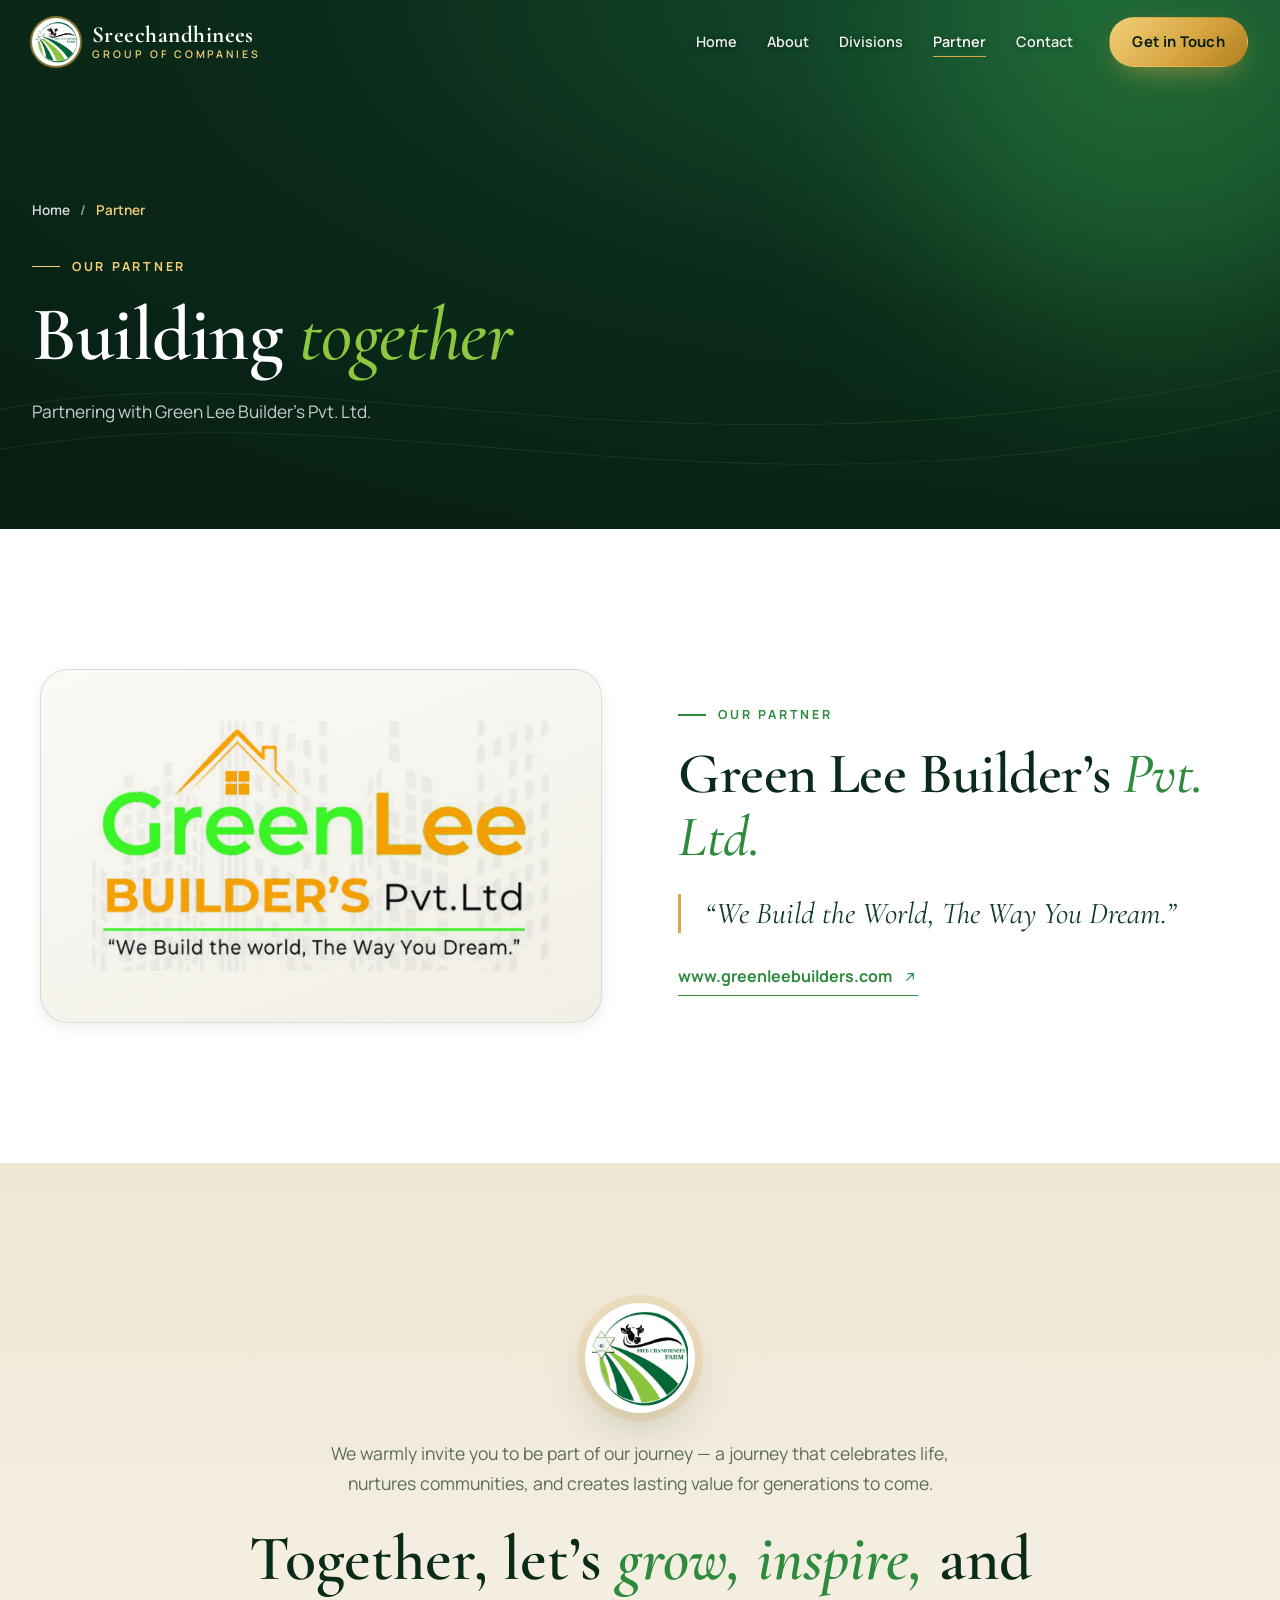
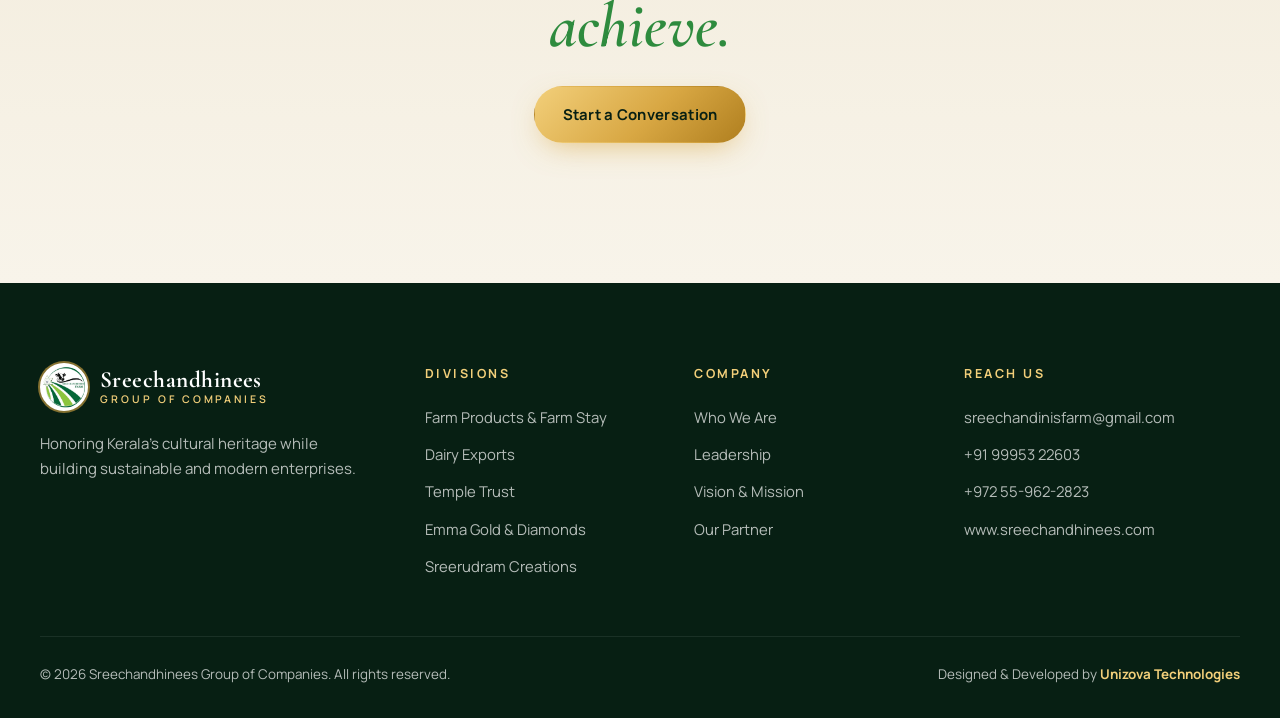
<file: partner.html>
<!DOCTYPE html>
<html lang="en">
<head>
  <meta charset="UTF-8">
  <meta name="viewport" content="width=device-width, initial-scale=1.0">
  <title>Our Partner — Green Lee Builders | Sreechandhinees Group of Companies</title>
  <meta name="description" content="Green Lee Builder’s Pvt. Ltd. — We Build the World, The Way You Dream.">
  <link rel="icon" type="image/jpeg" href="assets/img/logo.jpg">
  <link rel="preconnect" href="https://fonts.googleapis.com">
  <link rel="preconnect" href="https://fonts.gstatic.com" crossorigin>
  <link href="https://fonts.googleapis.com/css2?family=Cormorant+Garamond:ital,wght@0,500;0,600;0,700;1,500;1,600&family=Manrope:wght@300;400;500;600;700;800&display=swap" rel="stylesheet">
  <link rel="stylesheet" href="css/style.css?v=20261017e">
</head>
<body class="page-inner">

  <!-- Header -->
  <header class="header" id="header">
    <div class="container header__inner">
      <a href="index.html" class="brand" aria-label="Sreechandhinees home">
        <span class="brand__mark"><img src="assets/img/logo.jpg" alt="Sreechandhinees Farm logo"></span>
        <span class="brand__text">
          <strong>Sreechandhinees</strong>
          <small>Group of Companies</small>
        </span>
      </a>

      <nav class="nav" id="nav" aria-label="Primary">
        <ul class="nav__list">
          <li><a href="index.html" class="nav__link">Home</a></li>
          <li><a href="about.html" class="nav__link">About</a></li>
          <li><a href="divisions.html" class="nav__link">Divisions</a></li>
          <li><a href="partner.html" class="nav__link is-active" aria-current="page">Partner</a></li>
          <li><a href="contact.html" class="nav__link">Contact</a></li>
        </ul>
        <a href="contact.html" class="btn btn--gold nav__cta">Get in Touch</a>
      </nav>

      <button class="burger" id="burger" aria-label="Open menu" aria-expanded="false" aria-controls="nav">
        <span></span><span></span><span></span>
      </button>
    </div>
  </header>

  <main>

    <section class="page-hero">
      
      <div class="page-hero__glow" aria-hidden="true"></div>
      <svg class="hero__lines" viewBox="0 0 800 800" preserveAspectRatio="none" aria-hidden="true">
        <path d="M0 620 C 200 520, 420 760, 800 560" />
        <path d="M0 680 C 240 580, 460 820, 800 620" />
      </svg>
      <div class="container page-hero__inner">
        <nav class="crumbs reveal" aria-label="Breadcrumb">
          <a href="index.html">Home</a><span>/</span><span aria-current="page">Partner</span>
        </nav>
        <p class="kicker kicker--light reveal">Our Partner</p>
        <h1 class="page-hero__title reveal">Building <em>together</em></h1>
        <p class="page-hero__sub reveal">Partnering with Green Lee Builder’s Pvt. Ltd.</p>
      </div>
    </section>

    <section class="section partner" id="partner">
      <div class="container partner__grid">
        <div class="partner__logo reveal">
          <img src="assets/img/greenlee-logo.jpg" alt="Green Lee Builder's Pvt. Ltd. logo" loading="lazy">
        </div>
        <div class="partner__content">
          <p class="kicker reveal">Our Partner</p>
          <h2 class="section__title reveal">Green Lee Builder’s <em>Pvt. Ltd.</em></h2>
          <blockquote class="partner__quote reveal">“We Build the World, The Way You Dream.”</blockquote>
          <a href="https://www.greenleebuilders.com" target="_blank" rel="noopener" class="link-arrow reveal">
            www.greenleebuilders.com
            <svg viewBox="0 0 24 24" aria-hidden="true"><path d="M7 17L17 7M9 7h8v8"/></svg>
          </a>
        </div>
      </div>
    </section>

    <section class="section invite">
      <div class="container invite__inner">
        <div class="invite__logo reveal"><img src="assets/img/logo.jpg" alt=""></div>
        <p class="invite__text reveal">We warmly invite you to be part of our journey — a journey that celebrates life, nurtures communities, and creates lasting value for generations to come.</p>
        <h2 class="invite__title reveal">Together, let’s <em>grow,</em> <em>inspire,</em> and <em>achieve.</em></h2>
        <a href="contact.html" class="btn btn--gold reveal">Start a Conversation</a>
      </div>
    </section>
  </main>

  <!-- Footer -->
  <footer class="footer">
    <div class="container footer__grid">
      <div class="footer__brand">
        <a href="index.html" class="brand brand--footer">
          <span class="brand__mark"><img src="assets/img/logo.jpg" alt=""></span>
          <span class="brand__text"><strong>Sreechandhinees</strong><small>Group of Companies</small></span>
        </a>
        <p>Honoring Kerala’s cultural heritage while building sustainable and modern enterprises.</p>
      </div>
      <div>
        <h4>Divisions</h4>
        <ul>
          <li><a href="farm.html">Farm Products &amp; Farm Stay</a></li>
          <li><a href="dairy.html">Dairy Exports</a></li>
          <li><a href="temple.html">Temple Trust</a></li>
          <li><a href="jewelry.html">Emma Gold &amp; Diamonds</a></li>
          <li><a href="film.html">Sreerudram Creations</a></li>
        </ul>
      </div>
      <div>
        <h4>Company</h4>
        <ul>
          <li><a href="about.html">Who We Are</a></li>
          <li><a href="leadership.html">Leadership</a></li>
          <li><a href="vision.html">Vision &amp; Mission</a></li>
          <li><a href="partner.html">Our Partner</a></li>
        </ul>
      </div>
      <div>
        <h4>Reach Us</h4>
        <ul>
          <li><a href="mailto:sreechandinisfarm@gmail.com">sreechandinisfarm@gmail.com</a></li>
          <li><a href="tel:+919995322603">+91 99953 22603</a></li>
          <li><a href="tel:+972559622823">+972 55-962-2823</a></li>
          <li><a href="https://www.sreechandhinees.com">www.sreechandhinees.com</a></li>
        </ul>
      </div>
    </div>
    <div class="container footer__bottom">
      <p>© <span id="year"></span> Sreechandhinees Group of Companies. All rights reserved.</p>
      <p class="footer__credit">Designed &amp; Developed by <a href="https://unizova.com" target="_blank" rel="noopener">Unizova Technologies</a></p>
    </div>
  </footer>

  <a href="#" class="to-top" id="toTop" aria-label="Back to top">
    <svg viewBox="0 0 24 24" aria-hidden="true"><path d="M12 19V5M6 11l6-6 6 6"/></svg>
  </a>

  <script src="js/main.js?v=20261016c"></script>
</body>
</html>
</file>
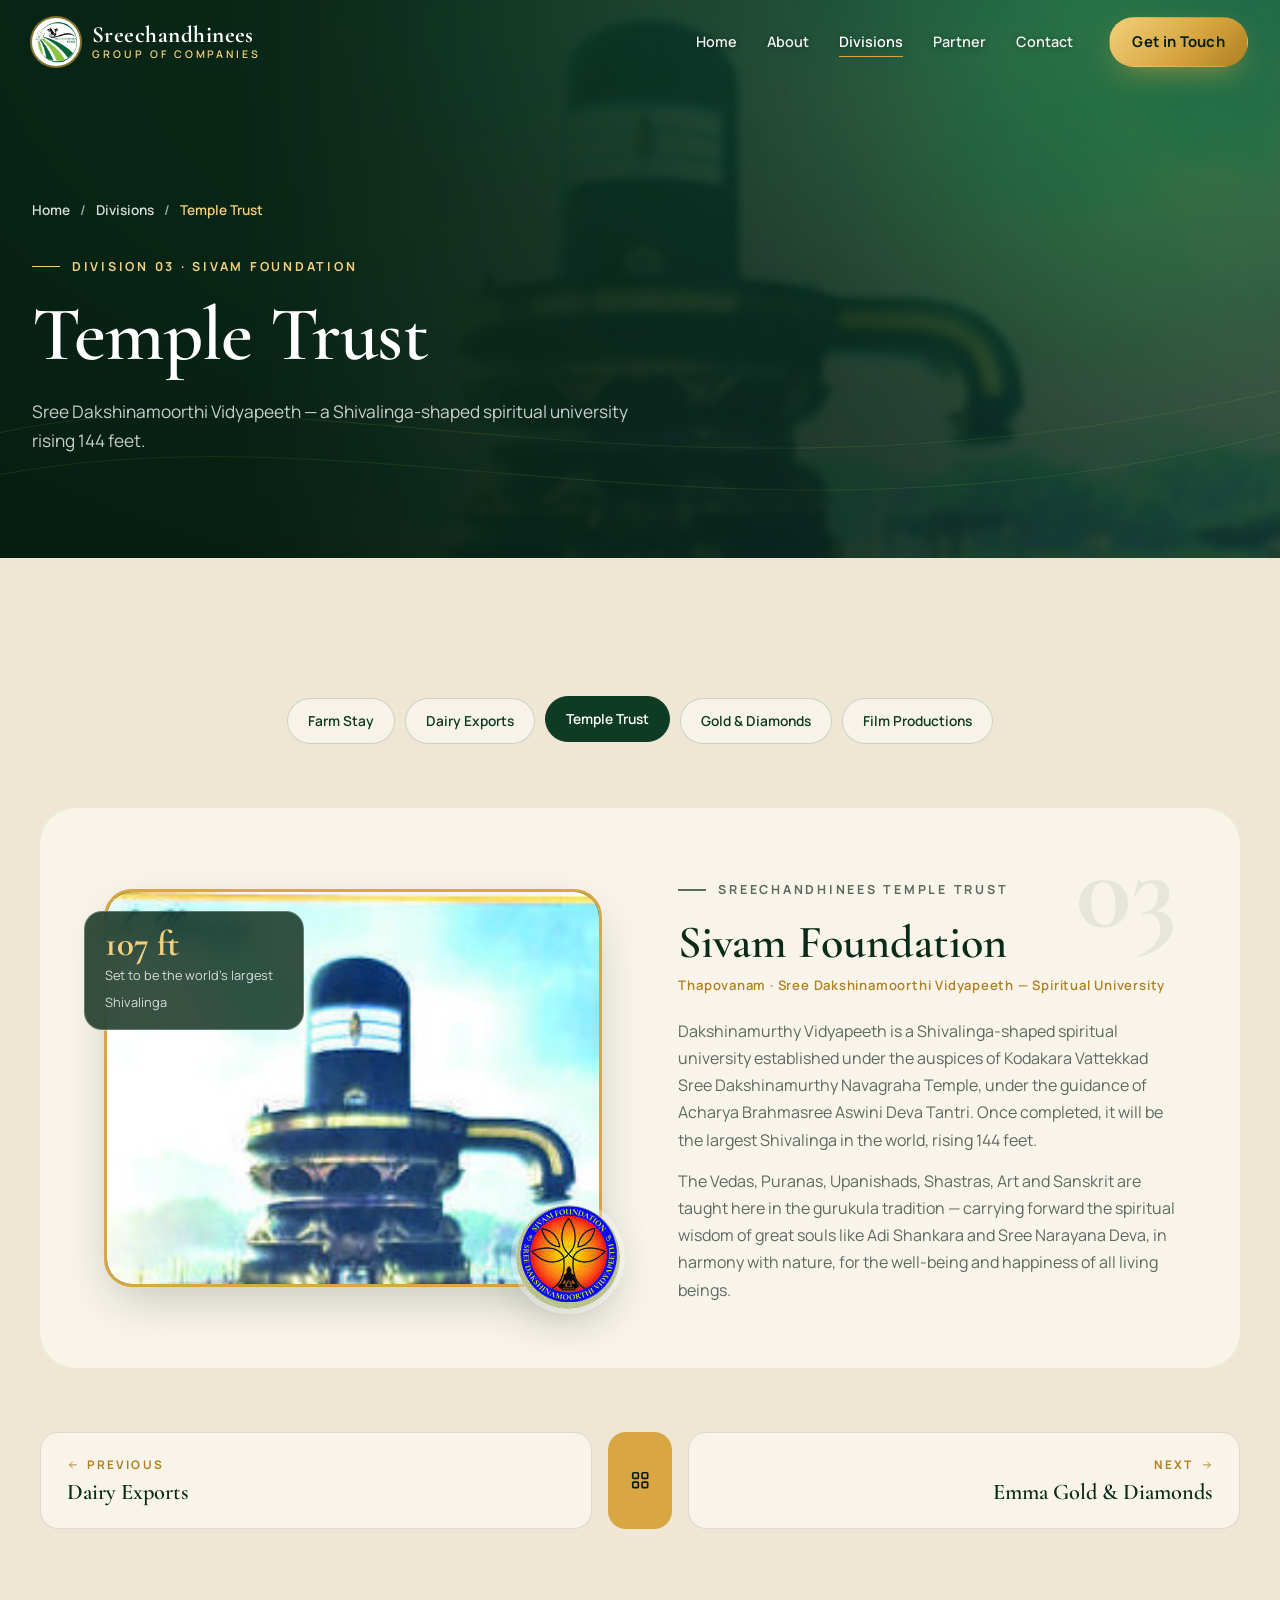
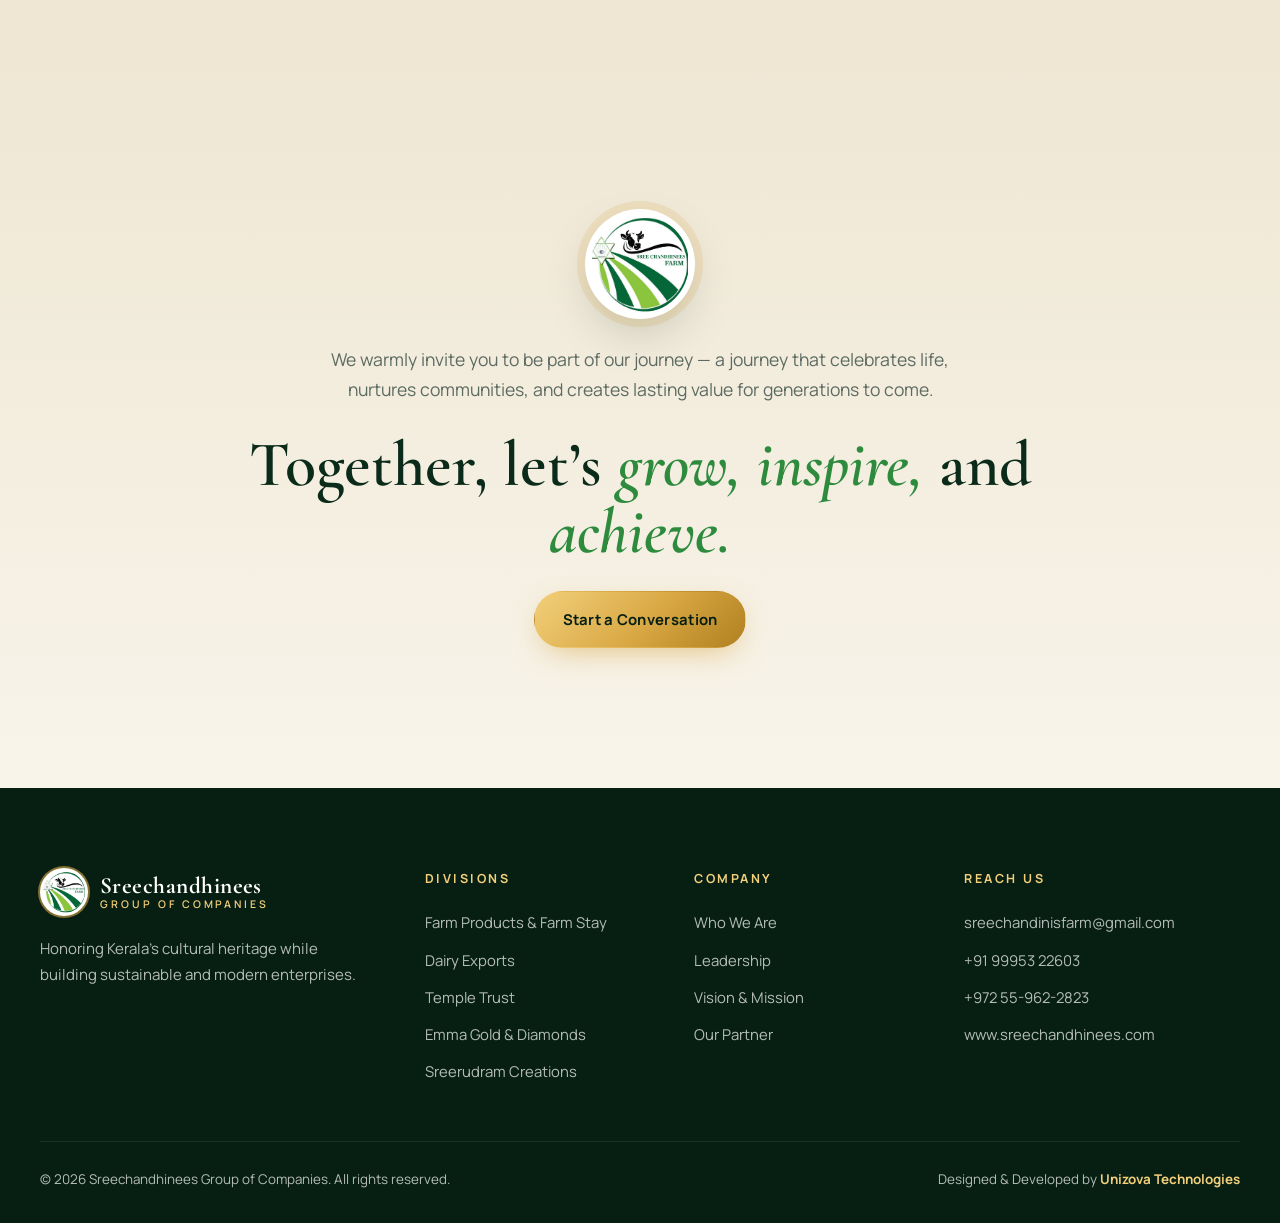
<file: temple.html>
<!DOCTYPE html>
<html lang="en">
<head>
  <meta charset="UTF-8">
  <meta name="viewport" content="width=device-width, initial-scale=1.0">
  <title>Temple Trust | Sreechandhinees Group of Companies</title>
  <meta name="description" content="Sree Dakshinamoorthi Vidyapeeth — a Shivalinga-shaped spiritual university rising 144 feet.">
  <link rel="icon" type="image/jpeg" href="assets/img/logo.jpg">
  <link rel="preconnect" href="https://fonts.googleapis.com">
  <link rel="preconnect" href="https://fonts.gstatic.com" crossorigin>
  <link href="https://fonts.googleapis.com/css2?family=Cormorant+Garamond:ital,wght@0,500;0,600;0,700;1,500;1,600&family=Manrope:wght@300;400;500;600;700;800&display=swap" rel="stylesheet">
  <link rel="stylesheet" href="css/style.css?v=20261017e">
</head>
<body class="page-inner">

  <!-- Header -->
  <header class="header" id="header">
    <div class="container header__inner">
      <a href="index.html" class="brand" aria-label="Sreechandhinees home">
        <span class="brand__mark"><img src="assets/img/logo.jpg" alt="Sreechandhinees Farm logo"></span>
        <span class="brand__text">
          <strong>Sreechandhinees</strong>
          <small>Group of Companies</small>
        </span>
      </a>

      <nav class="nav" id="nav" aria-label="Primary">
        <ul class="nav__list">
          <li><a href="index.html" class="nav__link">Home</a></li>
          <li><a href="about.html" class="nav__link">About</a></li>
          <li><a href="divisions.html" class="nav__link is-active" aria-current="page">Divisions</a></li>
          <li><a href="partner.html" class="nav__link">Partner</a></li>
          <li><a href="contact.html" class="nav__link">Contact</a></li>
        </ul>
        <a href="contact.html" class="btn btn--gold nav__cta">Get in Touch</a>
      </nav>

      <button class="burger" id="burger" aria-label="Open menu" aria-expanded="false" aria-controls="nav">
        <span></span><span></span><span></span>
      </button>
    </div>
  </header>

  <main>

    <section class="page-hero">
      <div class="page-hero__bg" style="background-image:url('assets/img/shivalinga.jpg')" aria-hidden="true"></div>
      <div class="page-hero__glow" aria-hidden="true"></div>
      <svg class="hero__lines" viewBox="0 0 800 800" preserveAspectRatio="none" aria-hidden="true">
        <path d="M0 620 C 200 520, 420 760, 800 560" />
        <path d="M0 680 C 240 580, 460 820, 800 620" />
      </svg>
      <div class="container page-hero__inner">
        <nav class="crumbs reveal" aria-label="Breadcrumb">
          <a href="index.html">Home</a><span>/</span><a href="divisions.html">Divisions</a><span>/</span><span aria-current="page">Temple Trust</span>
        </nav>
        <p class="kicker kicker--light reveal">Division 03 · Sivam Foundation</p>
        <h1 class="page-hero__title reveal">Temple Trust</h1>
        <p class="page-hero__sub reveal">Sree Dakshinamoorthi Vidyapeeth — a Shivalinga-shaped spiritual university rising 144 feet.</p>
      </div>
    </section>

    <section class="section divisions division-page">
      <div class="container">
        <nav class="div-tabs" aria-label="Divisions">
          <a href="farm.html" class="div-tab">Farm Stay</a>
          <a href="dairy.html" class="div-tab">Dairy Exports</a>
          <a href="temple.html" class="div-tab is-active" aria-current="page">Temple Trust</a>
          <a href="jewelry.html" class="div-tab">Gold &amp; Diamonds</a>
          <a href="film.html" class="div-tab">Film Productions</a>
        </nav>

        <article class="division">
          <div class="division__media reveal">
            <div class="frame frame--gold">
              <img src="assets/img/shivalinga.jpg" alt="Render of the Shivalinga-shaped Sree Dakshinamoorthi Vidyapeeth" loading="lazy">
            </div>
            <div class="division__logo division__logo--round"><img src="assets/img/sivam-logo.jpg" alt="Sivam Foundation logo"></div>
            <div class="stat-float glass">
              <strong><b data-count="144">0</b> ft</strong>
              <span>Set to be the world’s largest Shivalinga</span>
            </div>
          </div>
          <div class="division__content">
            <span class="division__index reveal">03</span>
            <p class="kicker reveal">Sreechandhinees Temple Trust</p>
            <h3 class="division__title reveal">Sivam Foundation <small>Thapovanam · Sree Dakshinamoorthi Vidyapeeth — Spiritual University</small></h3>
            <p class="reveal">Dakshinamurthy Vidyapeeth is a Shivalinga-shaped spiritual university established under the auspices of Kodakara Vattekkad Sree Dakshinamurthy Navagraha Temple, under the guidance of Acharya Brahmasree Aswini Deva Tantri. Once completed, it will be the largest Shivalinga in the world, rising 144 feet.</p>
            <p class="reveal">The Vedas, Puranas, Upanishads, Shastras, Art and Sanskrit are taught here in the gurukula tradition — carrying forward the spiritual wisdom of great souls like Adi Shankara and Sree Narayana Deva, in harmony with nature, for the well-being and happiness of all living beings.</p>
          </div>
        </article>

        <nav class="pager" aria-label="More divisions">
          <a href="dairy.html" class="pager__link">
            <span class="pager__dir"><svg viewBox="0 0 24 24" aria-hidden="true"><path d="M19 12H5M11 6l-6 6 6 6"/></svg> Previous</span>
            <strong>Dairy Exports</strong>
          </a>
          <a href="divisions.html" class="pager__all" aria-label="All divisions">
            <svg viewBox="0 0 24 24" aria-hidden="true"><rect x="4" y="4" width="6" height="6" rx="1"/><rect x="14" y="4" width="6" height="6" rx="1"/><rect x="4" y="14" width="6" height="6" rx="1"/><rect x="14" y="14" width="6" height="6" rx="1"/></svg>
          </a>
          <a href="jewelry.html" class="pager__link pager__link--next">
            <span class="pager__dir">Next <svg viewBox="0 0 24 24" aria-hidden="true"><path d="M5 12h14M13 6l6 6-6 6"/></svg></span>
            <strong>Emma Gold &amp; Diamonds</strong>
          </a>
        </nav>
      </div>
    </section>

    <section class="section invite">
      <div class="container invite__inner">
        <div class="invite__logo reveal"><img src="assets/img/logo.jpg" alt=""></div>
        <p class="invite__text reveal">We warmly invite you to be part of our journey — a journey that celebrates life, nurtures communities, and creates lasting value for generations to come.</p>
        <h2 class="invite__title reveal">Together, let’s <em>grow,</em> <em>inspire,</em> and <em>achieve.</em></h2>
        <a href="contact.html" class="btn btn--gold reveal">Start a Conversation</a>
      </div>
    </section>
  </main>

  <!-- Footer -->
  <footer class="footer">
    <div class="container footer__grid">
      <div class="footer__brand">
        <a href="index.html" class="brand brand--footer">
          <span class="brand__mark"><img src="assets/img/logo.jpg" alt=""></span>
          <span class="brand__text"><strong>Sreechandhinees</strong><small>Group of Companies</small></span>
        </a>
        <p>Honoring Kerala’s cultural heritage while building sustainable and modern enterprises.</p>
      </div>
      <div>
        <h4>Divisions</h4>
        <ul>
          <li><a href="farm.html">Farm Products &amp; Farm Stay</a></li>
          <li><a href="dairy.html">Dairy Exports</a></li>
          <li><a href="temple.html">Temple Trust</a></li>
          <li><a href="jewelry.html">Emma Gold &amp; Diamonds</a></li>
          <li><a href="film.html">Sreerudram Creations</a></li>
        </ul>
      </div>
      <div>
        <h4>Company</h4>
        <ul>
          <li><a href="about.html">Who We Are</a></li>
          <li><a href="leadership.html">Leadership</a></li>
          <li><a href="vision.html">Vision &amp; Mission</a></li>
          <li><a href="partner.html">Our Partner</a></li>
        </ul>
      </div>
      <div>
        <h4>Reach Us</h4>
        <ul>
          <li><a href="mailto:sreechandinisfarm@gmail.com">sreechandinisfarm@gmail.com</a></li>
          <li><a href="tel:+919995322603">+91 99953 22603</a></li>
          <li><a href="tel:+972559622823">+972 55-962-2823</a></li>
          <li><a href="https://www.sreechandhinees.com">www.sreechandhinees.com</a></li>
        </ul>
      </div>
    </div>
    <div class="container footer__bottom">
      <p>© <span id="year"></span> Sreechandhinees Group of Companies. All rights reserved.</p>
      <p class="footer__credit">Designed &amp; Developed by <a href="https://unizova.com" target="_blank" rel="noopener">Unizova Technologies</a></p>
    </div>
  </footer>

  <a href="#" class="to-top" id="toTop" aria-label="Back to top">
    <svg viewBox="0 0 24 24" aria-hidden="true"><path d="M12 19V5M6 11l6-6 6 6"/></svg>
  </a>

  <script src="js/main.js?v=20261016c"></script>
</body>
</html>
</file>
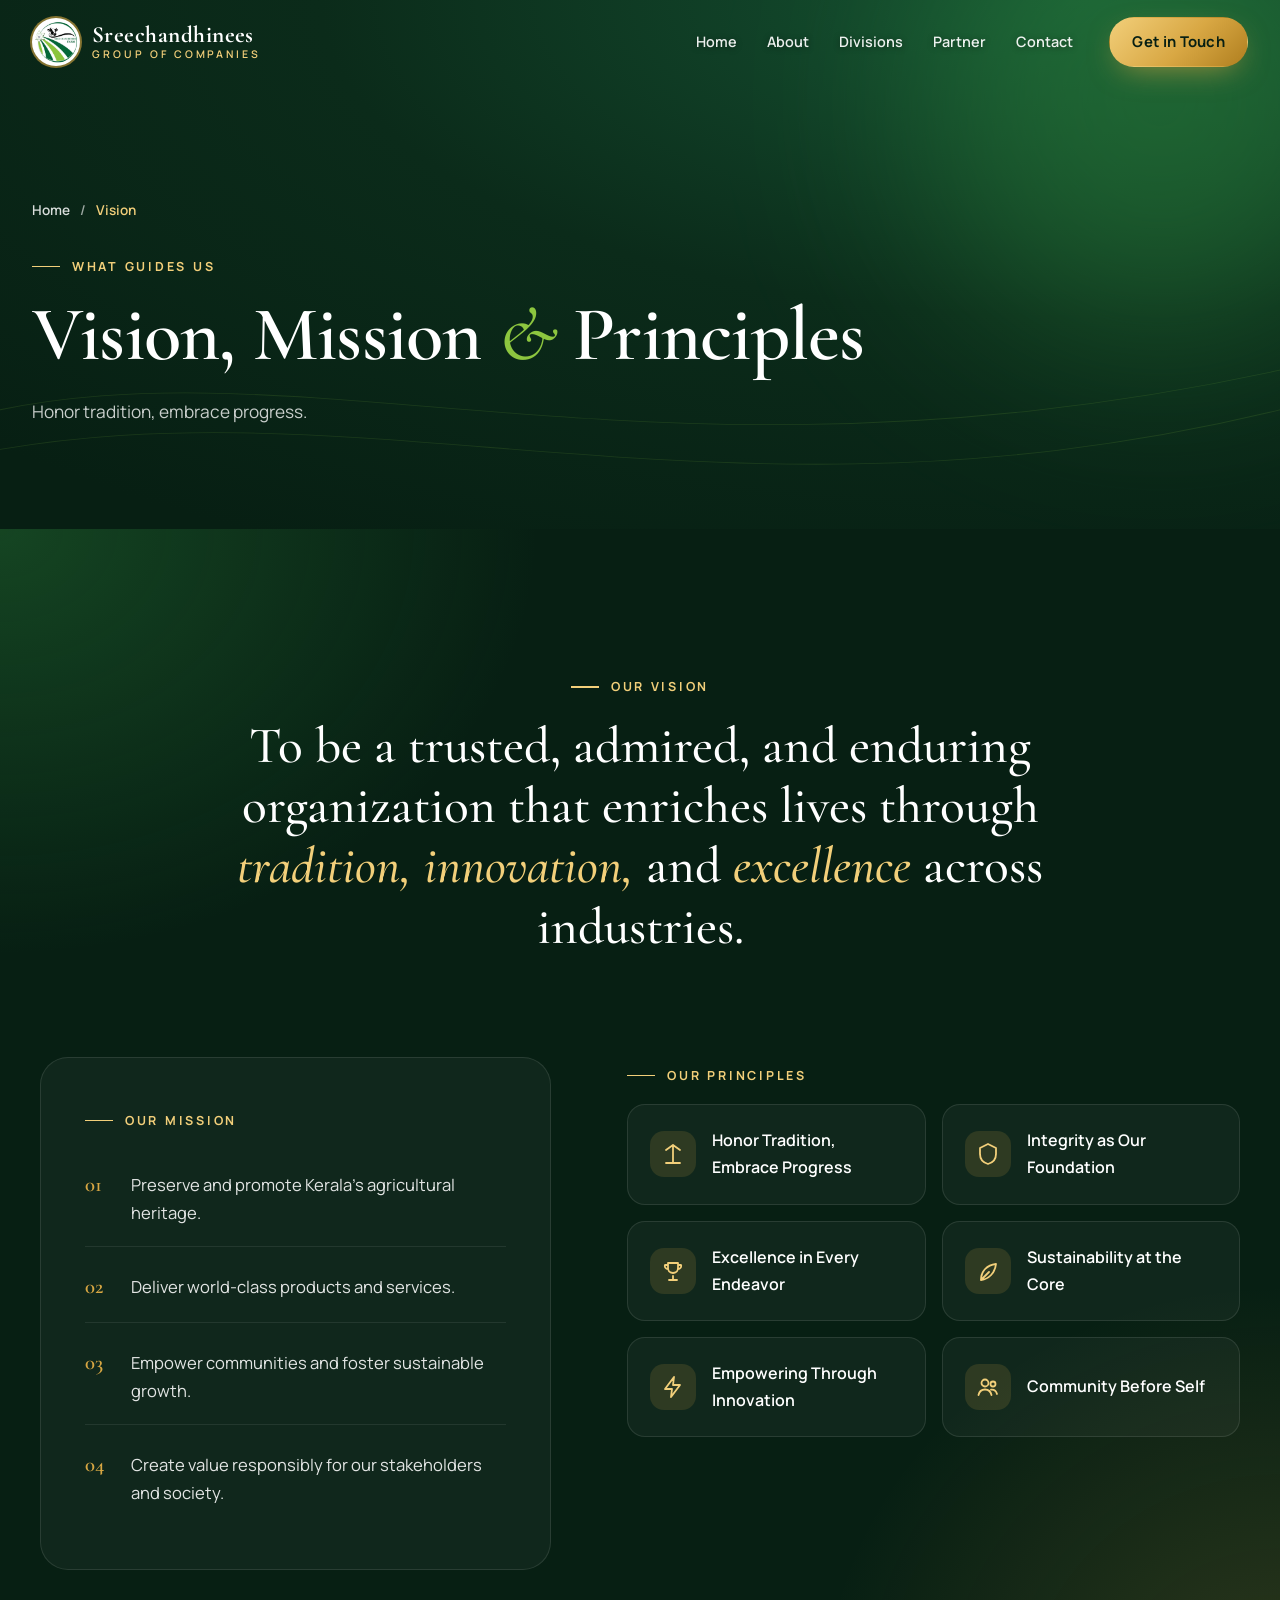
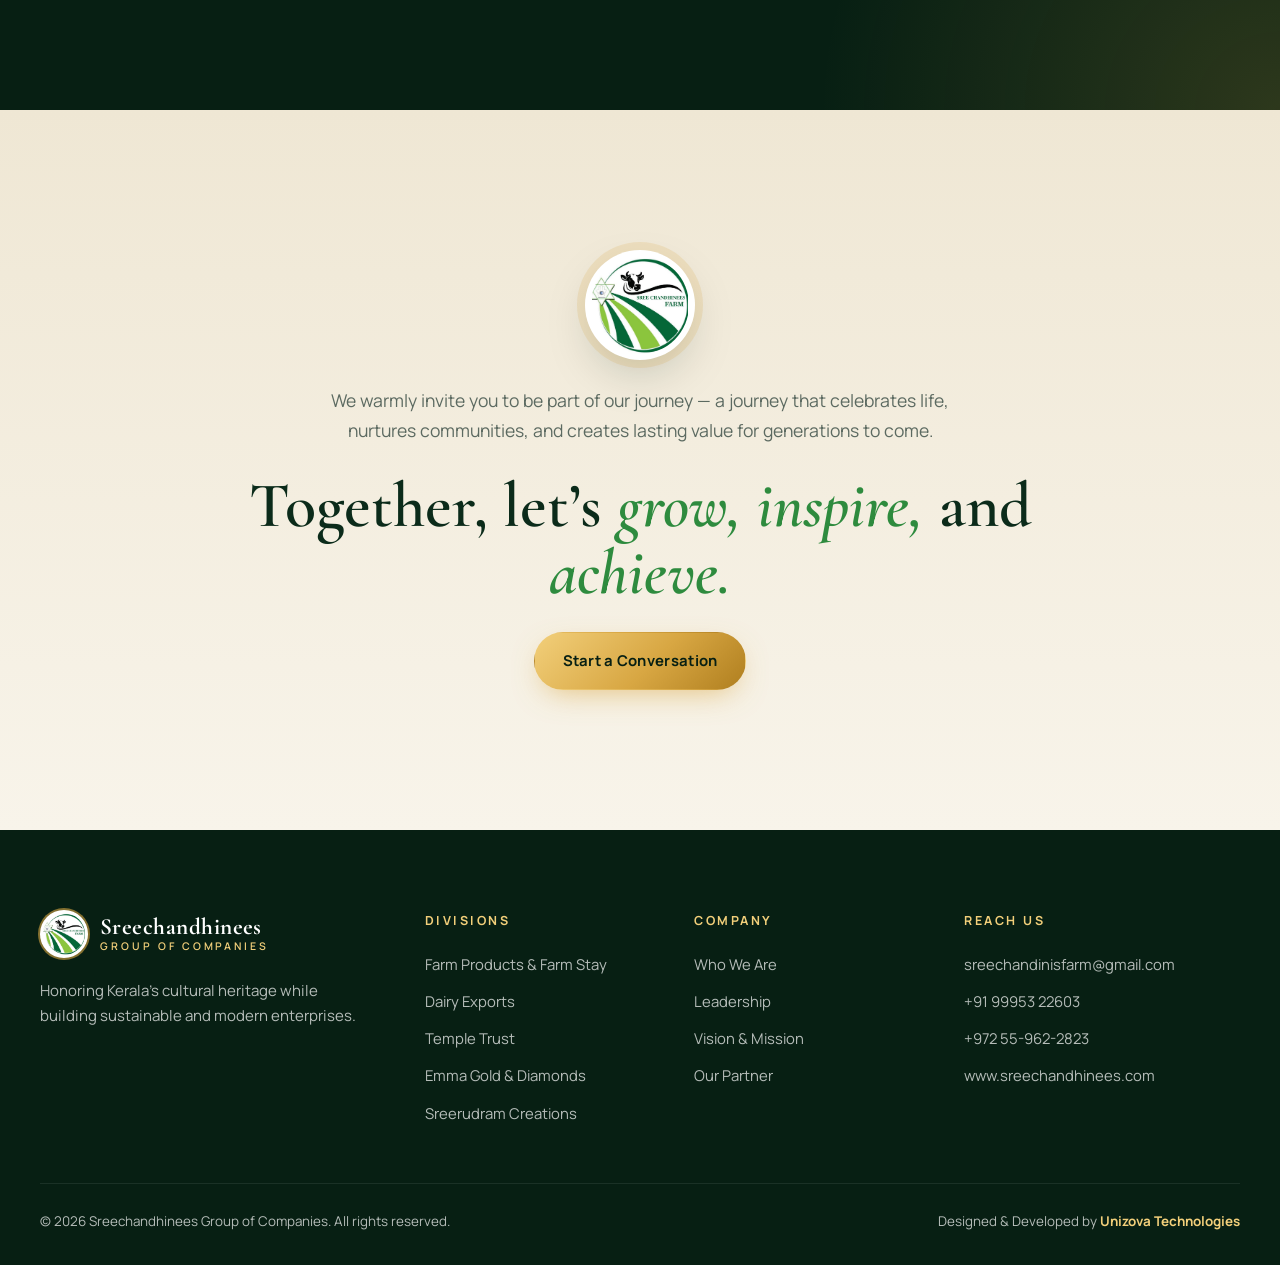
<file: vision.html>
<!DOCTYPE html>
<html lang="en">
<head>
  <meta charset="UTF-8">
  <meta name="viewport" content="width=device-width, initial-scale=1.0">
  <title>Vision, Mission & Principles | Sreechandhinees Group of Companies</title>
  <meta name="description" content="To be a trusted, admired, and enduring organization that enriches lives through tradition, innovation, and excellence.">
  <link rel="icon" type="image/jpeg" href="assets/img/logo.jpg">
  <link rel="preconnect" href="https://fonts.googleapis.com">
  <link rel="preconnect" href="https://fonts.gstatic.com" crossorigin>
  <link href="https://fonts.googleapis.com/css2?family=Cormorant+Garamond:ital,wght@0,500;0,600;0,700;1,500;1,600&family=Manrope:wght@300;400;500;600;700;800&display=swap" rel="stylesheet">
  <link rel="stylesheet" href="css/style.css?v=20261017e">
</head>
<body class="page-inner">

  <!-- Header -->
  <header class="header" id="header">
    <div class="container header__inner">
      <a href="index.html" class="brand" aria-label="Sreechandhinees home">
        <span class="brand__mark"><img src="assets/img/logo.jpg" alt="Sreechandhinees Farm logo"></span>
        <span class="brand__text">
          <strong>Sreechandhinees</strong>
          <small>Group of Companies</small>
        </span>
      </a>

      <nav class="nav" id="nav" aria-label="Primary">
        <ul class="nav__list">
          <li><a href="index.html" class="nav__link">Home</a></li>
          <li><a href="about.html" class="nav__link">About</a></li>
          <li><a href="divisions.html" class="nav__link">Divisions</a></li>
          <li><a href="partner.html" class="nav__link">Partner</a></li>
          <li><a href="contact.html" class="nav__link">Contact</a></li>
        </ul>
        <a href="contact.html" class="btn btn--gold nav__cta">Get in Touch</a>
      </nav>

      <button class="burger" id="burger" aria-label="Open menu" aria-expanded="false" aria-controls="nav">
        <span></span><span></span><span></span>
      </button>
    </div>
  </header>

  <main>

    <section class="page-hero">
      
      <div class="page-hero__glow" aria-hidden="true"></div>
      <svg class="hero__lines" viewBox="0 0 800 800" preserveAspectRatio="none" aria-hidden="true">
        <path d="M0 620 C 200 520, 420 760, 800 560" />
        <path d="M0 680 C 240 580, 460 820, 800 620" />
      </svg>
      <div class="container page-hero__inner">
        <nav class="crumbs reveal" aria-label="Breadcrumb">
          <a href="index.html">Home</a><span>/</span><span aria-current="page">Vision</span>
        </nav>
        <p class="kicker kicker--light reveal">What Guides Us</p>
        <h1 class="page-hero__title reveal">Vision, Mission <em>&amp;</em> Principles</h1>
        <p class="page-hero__sub reveal">Honor tradition, embrace progress.</p>
      </div>
    </section>

    <section class="section vision" id="vision">
      <div class="container">
        <div class="vision__hero reveal">
          <p class="kicker kicker--light">Our Vision</p>
          <blockquote>To be a trusted, admired, and enduring organization that enriches lives through <em>tradition, innovation,</em> and <em>excellence</em> across industries.</blockquote>
        </div>

        <div class="vision__grid">
          <div class="mission reveal">
            <p class="kicker kicker--light">Our Mission</p>
            <ol class="mission__list">
              <li><span>01</span>Preserve and promote Kerala’s agricultural heritage.</li>
              <li><span>02</span>Deliver world-class products and services.</li>
              <li><span>03</span>Empower communities and foster sustainable growth.</li>
              <li><span>04</span>Create value responsibly for our stakeholders and society.</li>
            </ol>
          </div>

          <div class="principles">
            <p class="kicker kicker--light reveal">Our Principles</p>
            <div class="principles__grid">
              <div class="principle reveal"><svg viewBox="0 0 24 24" aria-hidden="true"><path d="M12 3v18M5 8l7-5 7 5M5 21h14"/></svg><span>Honor Tradition, Embrace Progress</span></div>
              <div class="principle reveal"><svg viewBox="0 0 24 24" aria-hidden="true"><path d="M12 2l8 4v6c0 5-3.4 8.7-8 10-4.6-1.3-8-5-8-10V6z"/></svg><span>Integrity as Our Foundation</span></div>
              <div class="principle reveal"><svg viewBox="0 0 24 24" aria-hidden="true"><path d="M8 21h8M12 17v4M7 4h10v5a5 5 0 0 1-10 0zM7 6H4a3 3 0 0 0 3 4M17 6h3a3 3 0 0 1-3 4"/></svg><span>Excellence in Every Endeavor</span></div>
              <div class="principle reveal"><svg viewBox="0 0 24 24" aria-hidden="true"><path d="M5 21c0-9 6-15 15-16-1 9-7 15-15 16zM5 21l8-8"/></svg><span>Sustainability at the Core</span></div>
              <div class="principle reveal"><svg viewBox="0 0 24 24" aria-hidden="true"><path d="M13 2L4 14h7l-1 8 9-12h-7z"/></svg><span>Empowering Through Innovation</span></div>
              <div class="principle reveal"><svg viewBox="0 0 24 24" aria-hidden="true"><circle cx="9" cy="8" r="3.5"/><circle cx="17" cy="9" r="2.5"/><path d="M2.5 20c.8-3.6 3.4-5.5 6.5-5.5s5.7 1.9 6.5 5.5M15 14.6c2.8-.3 5.2 1.3 6 4.4"/></svg><span>Community Before Self</span></div>
            </div>
          </div>
        </div>
      </div>
    </section>

    <section class="section invite">
      <div class="container invite__inner">
        <div class="invite__logo reveal"><img src="assets/img/logo.jpg" alt=""></div>
        <p class="invite__text reveal">We warmly invite you to be part of our journey — a journey that celebrates life, nurtures communities, and creates lasting value for generations to come.</p>
        <h2 class="invite__title reveal">Together, let’s <em>grow,</em> <em>inspire,</em> and <em>achieve.</em></h2>
        <a href="contact.html" class="btn btn--gold reveal">Start a Conversation</a>
      </div>
    </section>
  </main>

  <!-- Footer -->
  <footer class="footer">
    <div class="container footer__grid">
      <div class="footer__brand">
        <a href="index.html" class="brand brand--footer">
          <span class="brand__mark"><img src="assets/img/logo.jpg" alt=""></span>
          <span class="brand__text"><strong>Sreechandhinees</strong><small>Group of Companies</small></span>
        </a>
        <p>Honoring Kerala’s cultural heritage while building sustainable and modern enterprises.</p>
      </div>
      <div>
        <h4>Divisions</h4>
        <ul>
          <li><a href="farm.html">Farm Products &amp; Farm Stay</a></li>
          <li><a href="dairy.html">Dairy Exports</a></li>
          <li><a href="temple.html">Temple Trust</a></li>
          <li><a href="jewelry.html">Emma Gold &amp; Diamonds</a></li>
          <li><a href="film.html">Sreerudram Creations</a></li>
        </ul>
      </div>
      <div>
        <h4>Company</h4>
        <ul>
          <li><a href="about.html">Who We Are</a></li>
          <li><a href="leadership.html">Leadership</a></li>
          <li><a href="vision.html">Vision &amp; Mission</a></li>
          <li><a href="partner.html">Our Partner</a></li>
        </ul>
      </div>
      <div>
        <h4>Reach Us</h4>
        <ul>
          <li><a href="mailto:sreechandinisfarm@gmail.com">sreechandinisfarm@gmail.com</a></li>
          <li><a href="tel:+919995322603">+91 99953 22603</a></li>
          <li><a href="tel:+972559622823">+972 55-962-2823</a></li>
          <li><a href="https://www.sreechandhinees.com">www.sreechandhinees.com</a></li>
        </ul>
      </div>
    </div>
    <div class="container footer__bottom">
      <p>© <span id="year"></span> Sreechandhinees Group of Companies. All rights reserved.</p>
      <p class="footer__credit">Designed &amp; Developed by <a href="https://unizova.com" target="_blank" rel="noopener">Unizova Technologies</a></p>
    </div>
  </footer>

  <a href="#" class="to-top" id="toTop" aria-label="Back to top">
    <svg viewBox="0 0 24 24" aria-hidden="true"><path d="M12 19V5M6 11l6-6 6 6"/></svg>
  </a>

  <script src="js/main.js?v=20261016c"></script>
</body>
</html>
</file>
<file: css/style.css>
/* ==========================================================
   Sreechandhinees Group of Companies
   ========================================================== */

:root {
  --forest-900: #071f13;
  --forest-800: #0b2b1a;
  --forest-700: #0f3a23;
  --forest-600: #155232;
  --leaf: #2e8b3e;
  --lime: #8dc63f;
  --gold: #d8a743;
  --gold-light: #f2cf7a;
  --gold-deep: #b07f1f;
  --cream: #f8f4ea;
  --sand: #efe7d4;
  --ink: #142019;
  --muted: #5c6a61;
  --line: rgba(20, 32, 25, 0.12);
  --white: #ffffff;

  --font-display: "Cormorant Garamond", Georgia, serif;
  --font-body: "Manrope", system-ui, -apple-system, "Segoe UI", sans-serif;

  --radius-sm: 10px;
  --radius: 18px;
  --radius-lg: 28px;
  --shadow-sm: 0 4px 14px rgba(7, 31, 19, 0.08);
  --shadow: 0 18px 50px -12px rgba(7, 31, 19, 0.25);
  --shadow-lg: 0 40px 90px -20px rgba(7, 31, 19, 0.45);
  --ease: cubic-bezier(0.22, 1, 0.36, 1);
  --header-h: 84px;
}

*,
*::before,
*::after { box-sizing: border-box; margin: 0; padding: 0; }

html { overflow-x: clip; scroll-behavior: smooth; scroll-padding-top: calc(var(--header-h) - 10px); scrollbar-width: none; }
html::-webkit-scrollbar,
body::-webkit-scrollbar { display: none; }
body { -ms-overflow-style: none; scrollbar-width: none; }

body {
  font-family: var(--font-body);
  font-size: 16px;
  line-height: 1.7;
  color: var(--ink);
  background: var(--cream);
  -webkit-font-smoothing: antialiased;
  overflow-x: hidden;
  overflow-x: clip;
}

body.is-loading,
body.menu-open { overflow: hidden; }

img { display: block; max-width: 100%; }
a { color: inherit; text-decoration: none; }
ul, ol { list-style: none; }
button, input, select, textarea { font: inherit; color: inherit; }

svg { width: 1em; height: 1em; fill: none; stroke: currentColor; stroke-width: 1.8; stroke-linecap: round; stroke-linejoin: round; }

::selection { background: var(--gold); color: var(--forest-900); }

.container { width: min(1200px, 100% - 48px); margin-inline: auto; }

/* Hero sections and header span the full screen width */
.hero .container,
.page-hero .container,
.header .container { width: calc(100% - 64px); }
@media (max-width: 768px) {
  .hero .container,
  .page-hero .container,
  .header .container { width: calc(100% - 32px); }
}

em { font-style: italic; }
.text-gold { color: var(--gold-light); }

/* ---------- Typography helpers ---------- */
.kicker {
  display: inline-flex;
  align-items: center;
  gap: 12px;
  font-size: 0.78rem;
  font-weight: 700;
  letter-spacing: 0.22em;
  text-transform: uppercase;
  color: var(--leaf);
  margin-bottom: 18px;
}
.kicker::before { content: ""; width: 28px; height: 1.5px; background: currentColor; }
.kicker--light { color: var(--gold-light); }

.section { padding: clamp(80px, 11vw, 140px) 0; position: relative; }

.section__head { max-width: 760px; margin-bottom: clamp(48px, 6vw, 72px); }
.section__head--center { margin-inline: auto; text-align: center; }
.section__head--center .kicker { justify-content: center; }

.section__title {
  font-family: var(--font-display);
  font-weight: 600;
  font-size: clamp(2.2rem, 4.6vw, 3.6rem);
  line-height: 1.08;
  letter-spacing: -0.01em;
  color: var(--forest-800);
}
.section__title em { color: var(--leaf); font-weight: 500; }

.section__sub { margin-top: 18px; color: var(--muted); font-size: 1.05rem; }

/* ---------- Buttons ---------- */
.btn {
  --pad-y: 15px;
  display: inline-flex;
  align-items: center;
  justify-content: center;
  gap: 10px;
  padding: var(--pad-y) 28px;
  border-radius: 999px;
  font-weight: 700;
  font-size: 0.93rem;
  letter-spacing: 0.02em;
  border: 1.5px solid transparent;
  cursor: pointer;
  position: relative;
  overflow: hidden;
  isolation: isolate;
  transition: transform 0.4s var(--ease), box-shadow 0.4s var(--ease), color 0.3s, border-color 0.3s, background 0.3s;
}
.btn svg { font-size: 1.1rem; transition: transform 0.4s var(--ease); }
.btn:hover svg { transform: translateX(4px); }

.btn--gold {
  background: linear-gradient(135deg, var(--gold-light), var(--gold) 55%, var(--gold-deep));
  color: var(--forest-900);
  box-shadow: 0 10px 30px -10px rgba(216, 167, 67, 0.7);
}
.btn--gold::after {
  content: "";
  position: absolute;
  inset: 0;
  background: linear-gradient(120deg, transparent 30%, rgba(255, 255, 255, 0.55) 50%, transparent 70%);
  transform: translateX(-120%);
  transition: transform 0.8s var(--ease);
  z-index: -1;
}
.btn--gold:hover { transform: translateY(-2px); box-shadow: 0 18px 40px -12px rgba(216, 167, 67, 0.85); }
.btn--gold:hover::after { transform: translateX(120%); }

.btn--ghost { border-color: rgba(255, 255, 255, 0.35); color: var(--white); }
.btn--ghost:hover { border-color: var(--gold-light); color: var(--gold-light); transform: translateY(-2px); }

.btn--block { width: 100%; }

.glass {
  background: rgba(255, 255, 255, 0.12);
  border: 1px solid rgba(255, 255, 255, 0.25);
  backdrop-filter: blur(14px);
  -webkit-backdrop-filter: blur(14px);
}

/* ---------- Preloader ---------- */
.preloader {
  position: fixed;
  inset: 0;
  z-index: 1000;
  display: grid;
  place-items: center;
  background: var(--forest-900);
  transition: opacity 0.7s var(--ease), visibility 0.7s;
}
.preloader.is-done { opacity: 0; visibility: hidden; }
.preloader__inner { display: grid; justify-items: center; gap: 18px; }
.preloader__logo {
  width: 96px; height: 96px;
  border-radius: 50%;
  background: var(--white);
  padding: 8px;
  animation: pulse 1.6s var(--ease) infinite;
}
.preloader__logo img { width: 100%; height: 100%; object-fit: contain; border-radius: 50%; }
.preloader__text {
  font-family: var(--font-display);
  font-size: 1.6rem;
  letter-spacing: 0.3em;
  text-transform: uppercase;
  color: var(--gold-light);
}
.preloader__bar { width: 160px; height: 2px; background: rgba(255, 255, 255, 0.12); overflow: hidden; border-radius: 2px; }
.preloader__bar span { display: block; height: 100%; width: 40%; background: var(--gold); animation: load 1.2s var(--ease) infinite; }

@keyframes pulse { 0%, 100% { transform: scale(1); box-shadow: 0 0 0 0 rgba(216, 167, 67, 0.5); } 50% { transform: scale(1.04); box-shadow: 0 0 0 14px rgba(216, 167, 67, 0); } }
@keyframes load { 0% { transform: translateX(-100%); } 100% { transform: translateX(260%); } }

/* ---------- Header ---------- */
.header {
  position: fixed;
  inset: 0 0 auto 0;
  z-index: 100;
  height: var(--header-h);
  transition: height 0.4s var(--ease);
}
/* Blur lives on a pseudo-element: backdrop-filter on .header itself would trap the fixed mobile menu inside it */
.header::before {
  content: "";
  position: absolute;
  inset: 0;
  background: transparent;
  transition: background 0.4s, box-shadow 0.4s;
}
.header.is-scrolled { --header-h: 70px; }
.header.is-scrolled::before {
  background: rgba(7, 31, 19, 0.82);
  backdrop-filter: blur(16px) saturate(140%);
  -webkit-backdrop-filter: blur(16px) saturate(140%);
  box-shadow: 0 10px 30px -15px rgba(0, 0, 0, 0.5);
}
.header__inner { position: relative; }
.brand { position: relative; z-index: 110; }
.header__inner { height: 100%; display: flex; align-items: center; justify-content: space-between; gap: 24px; }

.brand { display: flex; align-items: center; gap: 12px; color: var(--white); }
.brand__mark {
  width: 48px; height: 48px;
  flex-shrink: 0;
  border-radius: 50%;
  background: var(--white);
  padding: 3px;
  box-shadow: 0 0 0 2px rgba(216, 167, 67, 0.6);
}
.brand__mark img { width: 100%; height: 100%; object-fit: contain; border-radius: 50%; }
.brand__text { display: flex; flex-direction: column; line-height: 1.1; }
.brand__text strong { font-family: var(--font-display); font-size: 1.45rem; font-weight: 700; letter-spacing: 0.02em; }
.brand__text small { font-size: 0.66rem; letter-spacing: 0.28em; text-transform: uppercase; color: var(--gold-light); font-weight: 600; }

.nav { display: flex; align-items: center; gap: 36px; }
.nav__list { display: flex; gap: 30px; }
.nav__link {
  position: relative;
  font-size: 0.9rem;
  font-weight: 600;
  color: rgba(255, 255, 255, 0.92);
  text-shadow: 0 1px 6px rgba(0, 0, 0, 0.45);
  padding: 6px 0;
  transition: color 0.3s;
}
.nav__link::after {
  content: "";
  position: absolute;
  left: 0; bottom: 0;
  width: 100%; height: 1.5px;
  background: var(--gold);
  transform: scaleX(0);
  transform-origin: right;
  transition: transform 0.45s var(--ease);
}
.nav__link:hover,
.nav__link.is-active { color: var(--white); }
.nav__link:hover::after,
.nav__link.is-active::after { transform: scaleX(1); transform-origin: left; }
.nav__cta { --pad-y: 11px; padding-inline: 22px; }

.burger { display: none; width: 44px; height: 44px; border: 0; background: transparent; cursor: pointer; position: relative; z-index: 110; }
.burger span { position: absolute; left: 10px; width: 24px; height: 2px; background: var(--white); border-radius: 2px; transition: transform 0.4s var(--ease), opacity 0.3s, top 0.4s var(--ease); }
.burger span:nth-child(1) { top: 14px; }
.burger span:nth-child(2) { top: 21px; }
.burger span:nth-child(3) { top: 28px; }
.burger.is-open span:nth-child(1) { top: 21px; transform: rotate(45deg); }
.burger.is-open span:nth-child(2) { opacity: 0; }
.burger.is-open span:nth-child(3) { top: 21px; transform: rotate(-45deg); }

/* ---------- Hero ---------- */
.hero {
  position: relative;
  min-height: 100vh;
  min-height: 100svh;
  padding: calc(var(--header-h) + 60px) 0 110px;
  display: flex;
  align-items: center;
  background: radial-gradient(120% 90% at 85% 10%, var(--forest-600) 0%, var(--forest-800) 45%, var(--forest-900) 100%);
  color: var(--white);
  overflow: hidden;
}
.hero__bg { position: absolute; inset: 0; pointer-events: none; }
.sr-only {
  position: absolute;
  width: 1px;
  height: 1px;
  overflow: hidden;
  clip: rect(0 0 0 0);
  white-space: nowrap;
}
.hero__lines { position: absolute; inset: 0; width: 100%; height: 100%; }
.hero__lines path { fill: none; stroke: rgba(141, 198, 63, 0.14); stroke-width: 1.2; }

@keyframes float { 0%, 100% { transform: translate(0, 0); } 50% { transform: translate(-40px, 30px); } }

.hero__grid {
  position: relative;
  display: grid;
  grid-template-columns: minmax(0, 1fr);
  align-items: center;
  gap: clamp(40px, 5vw, 120px);
}

.hero__content { min-width: 0; max-width: min(100%, max(60%, 680px)); }

.eyebrow {
  display: inline-flex;
  align-items: center;
  gap: 10px;
  padding: 8px 16px;
  border: 1px solid rgba(255, 255, 255, 0.18);
  border-radius: 999px;
  font-size: 0.8rem;
  font-weight: 600;
  letter-spacing: 0.08em;
  color: rgba(255, 255, 255, 0.85);
  margin-bottom: 28px;
}
.eyebrow__dot { width: 8px; height: 8px; border-radius: 50%; background: var(--lime); box-shadow: 0 0 0 4px rgba(141, 198, 63, 0.25); }

.hero__title {
  font-family: var(--font-display);
  font-weight: 600;
  font-size: clamp(2.3rem, 4vw, 5.6rem);
  line-height: 1.05;
  letter-spacing: -0.015em;
}
.hero__title em { color: var(--lime); font-weight: 500; }

.hero__lead { margin-top: 22px; max-width: 60ch; font-size: clamp(1rem, 0.85vw, 1.25rem); color: rgba(255, 255, 255, 0.78); }

/* Slide-specific hero text, stacked in one grid cell so height never jumps */
.hero__copy { display: grid; }
.hero__text {
  grid-area: 1 / 1;
  opacity: 0;
  visibility: hidden;
  transform: translateY(14px);
  transition: opacity 0.9s var(--ease), transform 0.9s var(--ease), visibility 0s linear 0.9s;
}
.hero__text.is-active {
  opacity: 1;
  visibility: visible;
  transform: none;
  transition: opacity 0.9s var(--ease) 0.2s, transform 0.9s var(--ease) 0.2s, visibility 0s;
}

.hero__actions { display: flex; flex-wrap: wrap; gap: 14px; margin-top: 38px; }

.hero__stats {
  display: grid;
  grid-template-columns: repeat(4, auto);
  justify-content: start;
  gap: 18px 44px;
  margin-top: 56px;
  padding-top: 30px;
  border-top: 1px solid rgba(255, 255, 255, 0.12);
}
.hero__stats strong { display: block; font-family: var(--font-display); font-size: 2.6rem; line-height: 1; color: var(--gold-light); font-weight: 600; }
.hero__stats span { font-size: 0.78rem; letter-spacing: 0.14em; text-transform: uppercase; color: rgba(255, 255, 255, 0.6); }

/* ---------- Hero background slideshow ---------- */
.hero__slide {
  position: absolute;
  inset: 0;
  background-size: cover;
  background-position: center;
  opacity: 0;
  transition: opacity 1.4s var(--ease);
}
.hero__slide.is-active { opacity: 1; }
.hero__overlay {
  position: absolute;
  inset: 0;
  background:
    linear-gradient(180deg, rgba(7, 31, 19, 0.85) 0%, rgba(7, 31, 19, 0.45) calc(var(--header-h) + 20px), transparent calc(var(--header-h) + 80px)),
    linear-gradient(0deg, rgba(7, 31, 19, 0.35) 0%, transparent 20%);
}

.hero__dots {
  position: absolute;
  right: clamp(16px, 4vw, 64px);
  bottom: 44px;
  z-index: 2;
  display: flex;
  gap: 8px;
}
.hero__dot {
  width: 26px;
  height: 4px;
  border: 0;
  padding: 0;
  border-radius: 4px;
  background: rgba(255, 255, 255, 0.35);
  cursor: pointer;
  transition: width 0.4s var(--ease), background 0.4s;
}
.hero__dot.is-active { width: 46px; background: var(--gold-light); }


.hero__scroll {
  position: absolute;
  bottom: 28px;
  left: 50%;
  transform: translateX(-50%);
  display: grid;
  justify-items: center;
  gap: 8px;
  font-size: 0.68rem;
  letter-spacing: 0.3em;
  text-transform: uppercase;
  color: rgba(255, 255, 255, 0.55);
}
.hero__scroll i { width: 1px; height: 44px; background: linear-gradient(var(--gold), transparent); position: relative; overflow: hidden; }
.hero__scroll i::after { content: ""; position: absolute; top: -20px; left: 0; width: 1px; height: 20px; background: var(--white); animation: drip 2s var(--ease) infinite; }
@keyframes drip { to { top: 100%; } }

/* ---------- Marquee ---------- */
.marquee { background: var(--gold); color: var(--forest-900); overflow: hidden; padding: 18px 0; border-block: 1px solid var(--gold-deep); }
.marquee__track { display: flex; gap: 34px; width: max-content; animation: marquee 38s linear infinite; }
.marquee span { font-family: var(--font-display); font-size: 1.55rem; font-weight: 600; font-style: italic; white-space: nowrap; }
.marquee b { font-size: 1rem; align-self: center; color: var(--forest-700); }
.marquee:hover .marquee__track { animation-play-state: paused; }
@keyframes marquee { to { transform: translateX(-50%); } }

/* ---------- About ---------- */
.about { background: var(--cream); }
.about__grid { display: grid; grid-template-columns: 1.1fr 1fr; gap: clamp(40px, 6vw, 100px); align-items: end; }
.about__body p { color: var(--muted); font-size: 1.07rem; }
.about__body p + p { margin-top: 18px; }

.pillars { display: grid; grid-template-columns: repeat(3, 1fr); gap: 24px; margin-top: clamp(56px, 7vw, 90px); }
.pillar {
  position: relative;
  padding: 40px 34px 38px;
  background: var(--white);
  border-radius: var(--radius-lg);
  border: 1px solid var(--line);
  overflow: hidden;
  transition: transform 0.5s var(--ease), box-shadow 0.5s var(--ease), border-color 0.5s;
}
.pillar::before {
  content: "";
  position: absolute;
  inset: auto 0 0 0;
  height: 4px;
  background: linear-gradient(90deg, var(--leaf), var(--lime), var(--gold));
  transform: scaleX(0);
  transform-origin: left;
  transition: transform 0.6s var(--ease);
}
.pillar:hover { transform: translateY(-8px); box-shadow: var(--shadow); border-color: transparent; }
.pillar:hover::before { transform: scaleX(1); }
.pillar__icon {
  width: 62px; height: 62px;
  display: grid; place-items: center;
  border-radius: 18px;
  background: linear-gradient(140deg, var(--forest-700), var(--forest-600));
  color: var(--gold-light);
  font-size: 1.7rem;
  margin-bottom: 26px;
}
.pillar__num { position: absolute; top: 28px; right: 32px; font-family: var(--font-display); font-size: 3.4rem; line-height: 1; color: rgba(15, 58, 35, 0.07); font-weight: 700; }
.pillar h3 { font-family: var(--font-display); font-size: 1.9rem; font-weight: 600; color: var(--forest-800); margin-bottom: 10px; }
.pillar p { color: var(--muted); }

/* ---------- Divisions ---------- */
.divisions { background: var(--sand); }

.div-tabs {
  display: flex;
  flex-wrap: wrap;
  justify-content: center;
  gap: 10px;
  margin: -20px auto clamp(56px, 7vw, 90px);
}
.div-tab {
  padding: 10px 20px;
  border-radius: 999px;
  border: 1px solid rgba(15, 58, 35, 0.18);
  font-size: 0.86rem;
  font-weight: 600;
  color: var(--forest-700);
  background: rgba(255, 255, 255, 0.5);
  transition: background 0.3s, color 0.3s, border-color 0.3s, transform 0.3s var(--ease);
}
.div-tab:hover,
.div-tab.is-active { background: var(--forest-700); color: var(--white); border-color: var(--forest-700); transform: translateY(-2px); }

.division {
  display: grid;
  grid-template-columns: 1fr 1fr;
  align-items: center;
  gap: clamp(40px, 6vw, 96px);
  padding: clamp(40px, 5vw, 64px);
  border-radius: 36px;
  margin-bottom: 40px;
  background: var(--cream);
  scroll-margin-top: 100px;
}
.division:last-child { margin-bottom: 0; }
.division--reverse .division__media { order: 2; }

.division--dark { background: linear-gradient(150deg, var(--forest-700), var(--forest-900)); color: var(--white); }
.division--noir { background: radial-gradient(120% 120% at 100% 0%, #3a1610 0%, #160a07 60%); color: var(--white); }
.division--dark .division__title,
.division--noir .division__title { color: var(--white); }
.division--dark .kicker,
.division--noir .kicker { color: var(--gold-light); }
.division--dark .division__content p,
.division--noir .division__content p { color: rgba(255, 255, 255, 0.78); }
.division--dark .division__index,
.division--noir .division__index { color: rgba(242, 207, 122, 0.16); }
.division--dark .ticks li,
.division--noir .ticks li { color: rgba(255, 255, 255, 0.9); }

.division__media { position: relative; }
.frame {
  position: relative;
  border-radius: var(--radius-lg);
  overflow: hidden;
  aspect-ratio: 5 / 4;
  box-shadow: var(--shadow);
  background: var(--forest-800);
}
.frame img { width: 100%; height: 110%; object-fit: cover; transition: transform 1.2s var(--ease); will-change: transform; }
.division:hover .frame img { transform: scale(1.04); }
.frame--light { background: var(--white); display: grid; place-items: center; padding: 28px; }
.frame--light img { height: auto; object-fit: contain; }
.frame--gold { border: 3px solid var(--gold); }
.frame--aqua { background: #a8dedd; }
.frame--aqua img { object-position: 30% 70%; height: 100%; }
#temple .frame img { height: 100%; }

.division__logo {
  position: absolute;
  right: -18px;
  bottom: -22px;
  width: 104px; height: 104px;
  border-radius: 50%;
  background: var(--white);
  padding: 6px;
  box-shadow: 0 0 0 5px rgba(255, 255, 255, 0.35), var(--shadow);
  transition: transform 0.6s var(--ease);
}
.division__logo img { width: 100%; height: 100%; object-fit: contain; border-radius: 50%; }
.division__logo--square { border-radius: 16px; padding: 0; overflow: hidden; width: 116px; height: auto; }
.division__logo--square img { border-radius: 0; height: auto; }
.division__logo--round { padding: 0; overflow: hidden; }
.division__logo--round img { object-fit: cover; }
.division--reverse .division__logo { right: auto; left: -18px; }
.division:hover .division__logo { transform: rotate(-6deg) scale(1.05); }

.brand-chip {
  position: absolute;
  left: 24px;
  top: -18px;
  padding: 10px 20px;
  border-radius: 999px;
  background: var(--gold);
  color: var(--forest-900);
  font-weight: 700;
  font-size: 0.85rem;
  letter-spacing: 0.04em;
  box-shadow: var(--shadow-sm);
}
.brand-chip span { font-family: var(--font-display); font-style: italic; font-size: 1.2rem; }

.stat-float {
  position: absolute;
  left: -20px;
  top: 22px;
  padding: 14px 20px;
  border-radius: var(--radius);
  max-width: 220px;
  background: rgba(11, 43, 26, 0.82);
  color: var(--white);
}
.stat-float strong b { font-weight: inherit; }
.stat-float strong { display: block; font-family: var(--font-display); font-size: 2.2rem; line-height: 1; color: var(--gold-light); }
.stat-float span { font-size: 0.8rem; color: rgba(255, 255, 255, 0.8); }

.division__content { position: relative; }
.division__index {
  position: absolute;
  top: -40px;
  right: 0;
  font-family: var(--font-display);
  font-size: clamp(5rem, 9vw, 8rem);
  font-weight: 700;
  line-height: 1;
  color: rgba(15, 58, 35, 0.07);
  pointer-events: none;
}
.division__title {
  font-family: var(--font-display);
  font-size: clamp(2rem, 3.6vw, 2.9rem);
  font-weight: 600;
  line-height: 1.08;
  color: var(--forest-800);
  margin-bottom: 22px;
}
.division__title small {
  display: block;
  margin-top: 8px;
  font-family: var(--font-body);
  font-size: 0.82rem;
  font-weight: 600;
  letter-spacing: 0.06em;
  color: var(--gold-deep);
  line-height: 1.5;
}
.division--dark .division__title small,
.division--noir .division__title small { color: var(--gold-light); }
.division__content p { color: var(--muted); }
.division__content p + p { margin-top: 14px; }

.ticks { margin-top: 26px; display: grid; gap: 12px; }
.ticks li { display: flex; align-items: center; gap: 12px; font-weight: 600; color: var(--forest-700); }
.ticks li::before {
  content: "";
  flex-shrink: 0;
  width: 22px; height: 22px;
  border-radius: 50%;
  background: var(--gold) url("data:image/svg+xml,%3Csvg xmlns='http://www.w3.org/2000/svg' viewBox='0 0 24 24' fill='none' stroke='%23071f13' stroke-width='3' stroke-linecap='round' stroke-linejoin='round'%3E%3Cpath d='M5 12.5l4.5 4.5L19 7.5'/%3E%3C/svg%3E") center / 13px no-repeat;
}

.products { display: flex; flex-wrap: wrap; gap: 10px; margin-top: 26px; }
.products span {
  padding: 8px 16px;
  border-radius: 999px;
  border: 1px solid rgba(242, 207, 122, 0.35);
  background: rgba(255, 255, 255, 0.05);
  font-size: 0.86rem;
  font-weight: 500;
  color: rgba(255, 255, 255, 0.9);
  transition: background 0.3s, color 0.3s, transform 0.3s var(--ease);
}
.products span:hover { background: var(--gold); color: var(--forest-900); transform: translateY(-2px); }

/* ---------- Partner ---------- */
.partner { background: var(--white); }
.partner__grid { display: grid; grid-template-columns: 1fr 1fr; gap: clamp(40px, 6vw, 90px); align-items: center; }
.partner__logo {
  border-radius: var(--radius-lg);
  padding: clamp(28px, 4vw, 54px);
  background: linear-gradient(160deg, #fbfaf6, #f1efe6);
  border: 1px solid var(--line);
  box-shadow: var(--shadow-sm);
  transition: transform 0.6s var(--ease), box-shadow 0.6s var(--ease);
}
.partner__logo:hover { transform: translateY(-6px) rotate(-0.6deg); box-shadow: var(--shadow); }
.partner__logo img { width: 100%; mix-blend-mode: multiply; }
.partner__quote {
  margin: 26px 0 30px;
  padding-left: 24px;
  border-left: 3px solid var(--gold);
  font-family: var(--font-display);
  font-style: italic;
  font-size: clamp(1.4rem, 2.4vw, 1.9rem);
  color: var(--forest-700);
  line-height: 1.3;
}
.link-arrow { display: inline-flex; align-items: center; gap: 10px; font-weight: 700; color: var(--leaf); border-bottom: 1.5px solid currentColor; padding-bottom: 4px; transition: gap 0.3s var(--ease), color 0.3s; }
.link-arrow:hover { gap: 16px; color: var(--gold-deep); }

/* ---------- Leadership ---------- */
.leadership { background: var(--cream); }

.chair {
  display: grid;
  grid-template-columns: 300px 1fr;
  gap: clamp(32px, 5vw, 64px);
  align-items: center;
  padding: clamp(28px, 4vw, 52px);
  border-radius: 36px;
  background: var(--white);
  border: 1px solid var(--line);
  box-shadow: var(--shadow-sm);
  margin-bottom: clamp(56px, 7vw, 84px);
}
.chair__photo {
  position: relative;
  aspect-ratio: 1;
  border-radius: 50%;
  padding: 8px;
  background: conic-gradient(from 210deg, var(--gold-light), var(--gold-deep), var(--lime), var(--leaf), var(--gold-light));
}
.chair__photo img { width: 100%; height: 100%; border-radius: 50%; object-fit: cover; border: 6px solid var(--white); }
.chair__photo--logo img { object-fit: contain; background: var(--white); padding: 12px; }
.chair__content h3 { font-family: var(--font-display); font-size: clamp(2.2rem, 4vw, 3rem); font-weight: 600; color: var(--forest-800); line-height: 1.05; margin-bottom: 18px; }
.chair__content p { color: var(--muted); }
.chair__content p + p { margin-top: 12px; }
.chair__tags { display: flex; flex-wrap: wrap; gap: 10px; margin-top: 24px; }
.chair__tags li { padding: 7px 16px; border-radius: 999px; background: var(--sand); font-size: 0.82rem; font-weight: 600; color: var(--forest-700); }

.team__label {
  display: flex;
  align-items: center;
  gap: 18px;
  font-size: 0.8rem;
  font-weight: 700;
  letter-spacing: 0.2em;
  text-transform: uppercase;
  color: var(--gold-deep);
  margin-bottom: 28px;
}
.team__label::after { content: ""; flex: 1; height: 1px; background: var(--line); }

.team { display: grid; gap: 24px; margin-bottom: 56px; }
.team:last-child { margin-bottom: 0; }
.team--3 { grid-template-columns: repeat(3, 1fr); }
.team--4 { grid-template-columns: repeat(4, 1fr); }

.member {
  padding: 28px 22px 26px;
  text-align: center;
  background: var(--white);
  border-radius: var(--radius-lg);
  border: 1px solid var(--line);
  transition: transform 0.5s var(--ease), box-shadow 0.5s var(--ease);
}
.member:hover { transform: translateY(-8px); box-shadow: var(--shadow); }
.member__photo {
  width: 132px; height: 132px;
  margin: 0 auto 20px;
  border-radius: 50%;
  padding: 4px;
  background: linear-gradient(140deg, var(--gold-light), var(--gold-deep));
  transition: transform 0.5s var(--ease);
}
.member:hover .member__photo { transform: scale(1.05); }
.member__photo img { width: 100%; height: 100%; object-fit: cover; border-radius: 50%; border: 4px solid var(--white); }
.member figcaption strong { display: block; font-family: var(--font-display); font-size: 1.45rem; font-weight: 600; color: var(--forest-800); line-height: 1.2; }
.member figcaption span { font-size: 0.82rem; font-weight: 600; letter-spacing: 0.06em; color: var(--leaf); }

/* ---------- Vision ---------- */
.vision {
  background:
    radial-gradient(70% 60% at 0% 0%, rgba(46, 139, 62, 0.35), transparent 60%),
    radial-gradient(60% 60% at 100% 100%, rgba(216, 167, 67, 0.18), transparent 60%),
    var(--forest-900);
  color: var(--white);
  overflow: hidden;
}
.vision__hero { max-width: 980px; margin: 0 auto clamp(64px, 8vw, 100px); text-align: center; }
.vision__hero .kicker { justify-content: center; }
.vision__hero blockquote {
  font-family: var(--font-display);
  font-size: clamp(1.9rem, 4vw, 3.3rem);
  line-height: 1.18;
  font-weight: 500;
}
.vision__hero em { color: var(--gold-light); }

.vision__grid { display: grid; grid-template-columns: 1fr 1.2fr; gap: clamp(40px, 6vw, 80px); align-items: start; }

.mission {
  padding: clamp(28px, 4vw, 44px);
  border-radius: var(--radius-lg);
  background: rgba(255, 255, 255, 0.04);
  border: 1px solid rgba(255, 255, 255, 0.1);
}
.mission__list { display: grid; gap: 4px; }
.mission__list li {
  display: flex;
  gap: 18px;
  align-items: baseline;
  padding: 18px 0;
  border-bottom: 1px solid rgba(255, 255, 255, 0.08);
  font-size: 1.04rem;
  color: rgba(255, 255, 255, 0.88);
}
.mission__list li:last-child { border-bottom: 0; }
.mission__list span { font-family: var(--font-display); font-size: 1.3rem; color: var(--gold); font-weight: 600; min-width: 28px; }

.principles__grid { display: grid; grid-template-columns: repeat(2, 1fr); gap: 16px; }
.principle {
  display: flex;
  align-items: center;
  gap: 16px;
  padding: 22px;
  border-radius: var(--radius);
  background: rgba(255, 255, 255, 0.04);
  border: 1px solid rgba(255, 255, 255, 0.1);
  font-weight: 600;
  transition: background 0.4s, border-color 0.4s, transform 0.4s var(--ease);
}
.principle svg { flex-shrink: 0; width: 46px; height: 46px; padding: 11px; border-radius: 14px; background: rgba(216, 167, 67, 0.15); color: var(--gold-light); }
.principle:hover { background: rgba(216, 167, 67, 0.1); border-color: rgba(216, 167, 67, 0.4); transform: translateY(-4px); }

/* ---------- Invite ---------- */
.invite {
  background: linear-gradient(180deg, var(--sand), var(--cream));
  text-align: center;
}
.invite__inner { max-width: 860px; display: grid; justify-items: center; gap: 26px; }
.invite__logo { width: 110px; height: 110px; border-radius: 50%; background: var(--white); padding: 6px; box-shadow: 0 0 0 8px rgba(216, 167, 67, 0.18), var(--shadow); }
.invite__logo img { width: 100%; height: 100%; object-fit: contain; border-radius: 50%; }
.invite__text { color: var(--muted); font-size: 1.1rem; max-width: 640px; }
.invite__title { font-family: var(--font-display); font-weight: 600; font-size: clamp(2.3rem, 5vw, 4rem); line-height: 1.05; color: var(--forest-800); }
.invite__title em { color: var(--leaf); }

/* ---------- Contact ---------- */
.contact { background: var(--cream); }
.contact__grid { display: grid; grid-template-columns: 1fr 1.05fr; gap: 32px; align-items: start; }
.offices { display: grid; gap: 24px; }
.office {
  padding: 32px;
  border-radius: var(--radius-lg);
  background: var(--white);
  border: 1px solid var(--line);
  transition: box-shadow 0.5s var(--ease), transform 0.5s var(--ease);
}
.office:hover { box-shadow: var(--shadow); transform: translateY(-4px); }
.office__head { display: flex; align-items: center; gap: 16px; padding-bottom: 20px; margin-bottom: 20px; border-bottom: 1px solid var(--line); }
.office__flag { width: 52px; height: 52px; display: grid; place-items: center; border-radius: 16px; background: var(--forest-700); color: var(--gold-light); font-weight: 800; letter-spacing: 0.08em; }
.office__head h3 { font-family: var(--font-display); font-size: 1.8rem; font-weight: 600; line-height: 1; color: var(--forest-800); }
.office__head p { font-size: 0.88rem; color: var(--muted); }
.office__list { display: grid; gap: 16px; }
.office__list li { display: flex; gap: 14px; align-items: flex-start; color: var(--muted); font-size: 0.95rem; }
.office__list svg { flex-shrink: 0; font-size: 1.25rem; margin-top: 3px; color: var(--leaf); }
.office__list a { color: var(--forest-700); font-weight: 600; transition: color 0.3s; word-break: break-word; }
.office__list a:hover { color: var(--gold-deep); }

.form {
  padding: clamp(28px, 4vw, 44px);
  border-radius: var(--radius-lg);
  background: linear-gradient(160deg, var(--forest-700), var(--forest-900));
  color: var(--white);
  box-shadow: var(--shadow-lg);
  display: grid;
  gap: 18px;
}
.form h3 { font-family: var(--font-display); font-size: 2rem; font-weight: 600; line-height: 1.1; }
.form__note { color: rgba(255, 255, 255, 0.65); margin-top: -10px; margin-bottom: 6px; font-size: 0.94rem; }
.form__row { display: grid; grid-template-columns: 1fr 1fr; gap: 18px; }

.field { position: relative; display: block; }
.field input,
.field select,
.field textarea {
  width: 100%;
  padding: 24px 18px 10px;
  border-radius: 14px;
  border: 1px solid rgba(255, 255, 255, 0.16);
  background: rgba(255, 255, 255, 0.05);
  color: var(--white);
  outline: none;
  resize: vertical;
  transition: border-color 0.3s, background 0.3s, box-shadow 0.3s;
  appearance: none;
  -webkit-appearance: none;
}
.field select option { color: var(--ink); }
.field--select::after {
  content: "";
  position: absolute;
  right: 20px; top: 50%;
  width: 8px; height: 8px;
  border-right: 2px solid var(--gold-light);
  border-bottom: 2px solid var(--gold-light);
  transform: translateY(-70%) rotate(45deg);
  pointer-events: none;
}
.field span {
  position: absolute;
  left: 18px;
  top: 17px;
  font-size: 0.95rem;
  color: rgba(255, 255, 255, 0.55);
  pointer-events: none;
  transition: top 0.25s var(--ease), font-size 0.25s var(--ease), color 0.25s;
}
.field input:focus,
.field select:focus,
.field textarea:focus { border-color: var(--gold); background: rgba(255, 255, 255, 0.08); box-shadow: 0 0 0 4px rgba(216, 167, 67, 0.15); }
.field input:focus + span,
.field input:not(:placeholder-shown) + span,
.field textarea:focus + span,
.field textarea:not(:placeholder-shown) + span,
.field select:focus + span,
.field select:valid + span { top: 7px; font-size: 0.7rem; letter-spacing: 0.08em; text-transform: uppercase; color: var(--gold-light); }
.field.is-invalid input,
.field.is-invalid select,
.field.is-invalid textarea { border-color: #ff8a7a; }

.form__status { min-height: 1.4em; font-size: 0.9rem; color: var(--gold-light); text-align: center; }

/* ---------- Footer ---------- */
.footer { background: var(--forest-900); color: rgba(255, 255, 255, 0.7); padding-top: 80px; }
.footer__grid { display: grid; grid-template-columns: 1.5fr 1fr 1fr 1.2fr; gap: 40px; padding-bottom: 56px; }
.footer__brand p { margin-top: 20px; max-width: 320px; font-size: 0.94rem; }
.footer h4 { font-size: 0.78rem; letter-spacing: 0.2em; text-transform: uppercase; color: var(--gold-light); margin-bottom: 20px; }
.footer ul { display: grid; gap: 10px; }
.footer ul a { font-size: 0.93rem; transition: color 0.3s, padding 0.3s var(--ease); word-break: break-word; }
.footer ul a:hover { color: var(--white); padding-left: 4px; }
.footer__bottom {
  display: flex;
  justify-content: space-between;
  flex-wrap: wrap;
  gap: 12px;
  padding: 26px 0 32px;
  border-top: 1px solid rgba(255, 255, 255, 0.08);
  font-size: 0.84rem;
}
.footer__credit a { color: var(--gold-light); font-weight: 700; transition: color 0.3s; }
.footer__credit a:hover { color: var(--white); }

.to-top {
  position: fixed;
  right: 24px;
  bottom: 24px;
  z-index: 90;
  width: 50px; height: 50px;
  display: grid;
  place-items: center;
  border-radius: 50%;
  background: var(--gold);
  color: var(--forest-900);
  font-size: 1.3rem;
  box-shadow: var(--shadow);
  opacity: 0;
  visibility: hidden;
  transform: translateY(20px);
  transition: opacity 0.4s, visibility 0.4s, transform 0.4s var(--ease);
}
.to-top.is-visible { opacity: 1; visibility: visible; transform: none; }
.to-top:hover { transform: translateY(-4px); }

/* ---------- Reveal animations ---------- */
.reveal { opacity: 0; transform: translateY(36px); transition: opacity 1s var(--ease), transform 1s var(--ease); transition-delay: var(--d, 0s); }
.reveal.is-in { opacity: 1; transform: none; }

/* ---------- Inner page hero ---------- */
.page-hero {
  position: relative;
  padding: calc(var(--header-h) + clamp(70px, 9vw, 120px)) 0 clamp(70px, 8vw, 110px);
  background: radial-gradient(120% 120% at 85% 0%, var(--forest-600) 0%, var(--forest-800) 50%, var(--forest-900) 100%);
  color: var(--white);
  overflow: hidden;
  isolation: isolate;
}
.page-hero__bg {
  position: absolute;
  inset: -20px;
  z-index: -1;
  background-size: cover;
  background-position: center;
  filter: blur(3px) saturate(1.1);
  opacity: 0.32;
}
.page-hero__bg::after { content: ""; position: absolute; inset: 0; background: linear-gradient(90deg, var(--forest-900) 20%, rgba(7, 31, 19, 0.4)); }
.page-hero__glow { position: absolute; width: 480px; height: 480px; right: -120px; top: -140px; border-radius: 50%; background: #2e8b3e; filter: blur(100px); opacity: 0.45; z-index: -1; }
.page-hero .hero__lines { position: absolute; inset: 0; width: 100%; height: 100%; z-index: -1; }
.page-hero__inner { max-width: none; }
.page-hero__title {
  font-family: var(--font-display);
  font-weight: 600;
  font-size: clamp(2.6rem, 6vw, 4.8rem);
  line-height: 1.04;
  letter-spacing: -0.01em;
  max-width: 900px;
}
.page-hero__title em { color: var(--lime); font-weight: 500; }
.page-hero__sub { margin-top: 22px; max-width: 620px; font-size: 1.08rem; color: rgba(255, 255, 255, 0.78); }

.crumbs { display: flex; flex-wrap: wrap; align-items: center; gap: 10px; margin-bottom: 26px; font-size: 0.85rem; font-weight: 600; color: rgba(255, 255, 255, 0.6); }
.crumbs a { color: rgba(255, 255, 255, 0.85); transition: color 0.3s; }
.crumbs a:hover { color: var(--gold-light); }
.crumbs [aria-current] { color: var(--gold-light); }

/* ---------- Division cards ---------- */
.div-grid { display: grid; grid-template-columns: repeat(6, 1fr); gap: 26px; }
.div-card {
  grid-column: span 2;
  display: flex;
  flex-direction: column;
  background: var(--cream);
  border-radius: var(--radius-lg);
  overflow: hidden;
  border: 1px solid var(--line);
  transition: transform 0.5s var(--ease), box-shadow 0.5s var(--ease);
}
.div-card:nth-child(4),
.div-card:nth-child(5) { grid-column: span 3; }
.div-card:nth-child(n+4) .div-card__media { aspect-ratio: 21 / 9; }
.div-card:hover { transform: translateY(-8px); box-shadow: var(--shadow); }
.div-card__media { position: relative; aspect-ratio: 16 / 10; overflow: hidden; background: var(--forest-800); }
.div-card__media > img { width: 100%; height: 100%; object-fit: cover; transition: transform 1s var(--ease); }
.div-card:hover .div-card__media > img { transform: scale(1.06); }
.div-card__media--light { background: var(--white); }
.div-card__media--light > img { object-fit: contain; padding: 18px; }
.div-card__logo {
  position: absolute;
  right: 16px;
  bottom: 16px;
  width: 64px; height: 64px;
  border-radius: 50%;
  background: var(--white);
  padding: 4px;
  box-shadow: var(--shadow-sm);
}
.div-card__logo img { width: 100%; height: 100%; object-fit: contain; border-radius: 50%; }
.div-card__logo--round { padding: 0; overflow: hidden; }
.div-card__logo--round img { object-fit: cover; }
.div-card__logo--square { width: 76px; height: auto; border-radius: 12px; padding: 0; overflow: hidden; }
.div-card__logo--square img { height: auto; border-radius: 0; }
.div-card__chip { position: absolute; left: 16px; bottom: 16px; padding: 7px 16px; border-radius: 999px; background: var(--gold); color: var(--forest-900); font-weight: 700; font-size: 0.8rem; }
.div-card__chip em { font-family: var(--font-display); font-size: 1.1rem; }
.div-card__body { position: relative; flex: 1; display: flex; flex-direction: column; padding: 28px 28px 30px; }
.div-card__num { position: absolute; top: 18px; right: 24px; font-family: var(--font-display); font-size: 3rem; line-height: 1; font-weight: 700; color: rgba(15, 58, 35, 0.08); }
.div-card__kicker { font-size: 0.72rem; font-weight: 700; letter-spacing: 0.2em; text-transform: uppercase; color: var(--leaf); margin-bottom: 8px; }
.div-card h3 { font-family: var(--font-display); font-size: 1.75rem; font-weight: 600; line-height: 1.1; color: var(--forest-800); margin-bottom: 10px; }
.div-card p { color: var(--muted); font-size: 0.95rem; }
.div-card__more { margin-top: auto; padding-top: 18px; display: inline-flex; align-items: center; gap: 8px; font-weight: 700; font-size: 0.9rem; color: var(--gold-deep); transition: gap 0.3s var(--ease); }
.div-card:hover .div-card__more { gap: 14px; }

/* ---------- Division detail page ---------- */
.division-page .div-tabs { margin: 0 auto clamp(40px, 5vw, 64px); }
.division-page .division { margin-bottom: 0; }

.pager { display: grid; grid-template-columns: 1fr auto 1fr; gap: 16px; align-items: stretch; margin-top: clamp(40px, 5vw, 64px); }
.pager__link {
  display: grid;
  gap: 4px;
  padding: 22px 26px;
  border-radius: var(--radius);
  background: var(--cream);
  border: 1px solid var(--line);
  transition: background 0.3s, color 0.3s, transform 0.4s var(--ease);
}
.pager__link--next { text-align: right; }
.pager__link--next .pager__dir { justify-content: flex-end; }
.pager__dir { display: flex; align-items: center; gap: 8px; font-size: 0.74rem; font-weight: 700; letter-spacing: 0.18em; text-transform: uppercase; color: var(--gold-deep); }
.pager__link strong { font-family: var(--font-display); font-size: 1.4rem; font-weight: 600; color: var(--forest-800); line-height: 1.2; }
.pager__link:hover { background: var(--forest-700); transform: translateY(-3px); }
.pager__link:hover strong { color: var(--white); }
.pager__link:hover .pager__dir { color: var(--gold-light); }
.pager__all { display: grid; place-items: center; width: 64px; border-radius: var(--radius); background: var(--gold); color: var(--forest-900); font-size: 1.4rem; transition: transform 0.4s var(--ease); }
.pager__all:hover { transform: rotate(90deg); }

/* ---------- Home vision teaser ---------- */
.vision--teaser .vision__hero { margin-bottom: 0; }
.vision__actions { display: flex; flex-wrap: wrap; justify-content: center; gap: 14px; margin-top: 40px; }
.about__body .link-arrow { margin-top: 26px; }

/* ---------- Responsive ---------- */
@media (max-width: 1080px) {
  .nav__list { gap: 22px; }
  .nav { gap: 24px; }
  .footer__grid { grid-template-columns: 1fr 1fr; }
}

@media (max-width: 1140px) {
  .burger { display: block; }
  .nav {
    position: fixed;
    inset: 0;
    flex-direction: column;
    justify-content: flex-start;
    gap: 40px;
    padding: calc(var(--header-h) + 20px) 24px 40px;
    overflow-y: auto;
    background: rgba(7, 31, 19, 0.97);
    backdrop-filter: blur(10px);
    opacity: 0;
    visibility: hidden;
    transition: opacity 0.45s var(--ease), visibility 0.45s;
  }
  .nav.is-open { opacity: 1; visibility: visible; }
  /* auto margins centre the menu but let it scroll from the top when it overflows */
  .nav__list { flex-direction: column; align-items: center; gap: 22px; margin-top: auto; }
  .nav__cta { margin-bottom: auto; }
  .nav__link { font-family: var(--font-display); font-size: 2rem; font-weight: 600; }
  .nav.is-open .nav__list li { animation: navIn 0.6s var(--ease) both; }
  .nav.is-open .nav__list li:nth-child(2) { animation-delay: 0.05s; }
  .nav.is-open .nav__list li:nth-child(3) { animation-delay: 0.1s; }
  .nav.is-open .nav__list li:nth-child(4) { animation-delay: 0.15s; }
  .nav.is-open .nav__list li:nth-child(5) { animation-delay: 0.2s; }
  .nav.is-open .nav__list li:nth-child(6) { animation-delay: 0.25s; }
  .nav.is-open .nav__list li:nth-child(7) { animation-delay: 0.3s; }
}

@media (max-width: 960px) {
  .hero__stats { grid-template-columns: repeat(2, auto); }

  .about__grid,
  .partner__grid,
  .vision__grid,
  .contact__grid { grid-template-columns: 1fr; }

  .division { grid-template-columns: 1fr; }
  .division--reverse .division__media { order: 0; }

  .chair { grid-template-columns: 1fr; text-align: center; }
  .chair__photo { width: 220px; margin-inline: auto; }
  .chair .kicker { justify-content: center; }
  .chair__tags { justify-content: center; }

  .team--4 { grid-template-columns: repeat(2, 1fr); }

  .div-grid { grid-template-columns: 1fr 1fr; }
  .div-card,
  .div-card:nth-child(4) { grid-column: span 1; }
  .div-card:nth-child(5) { grid-column: span 2; }
}

@media (max-width: 1140px) and (max-height: 500px) {
  .nav { gap: 22px; }
  .nav__list { gap: 10px; }
  .nav__link { font-size: 1.5rem; }
}

@keyframes navIn { from { opacity: 0; transform: translateY(20px); } to { opacity: 1; transform: none; } }

@media (max-width: 680px) {
  :root { --header-h: 72px; }
  .container { width: calc(100% - 32px); }
  .brand__text strong { font-size: 1.2rem; }
  .brand__text small { font-size: 0.56rem; }
  .brand__mark { width: 42px; height: 42px; }

  .hero { padding: calc(var(--header-h) + 28px) 0 72px; }
  .eyebrow { padding: 6px 12px; font-size: 0.7rem; gap: 8px; margin-bottom: 18px; }
  .hero__title { font-size: clamp(1.8rem, 8vw, 2.3rem); line-height: 1.1; }
  .hero__lead { margin-top: 14px; font-size: 0.94rem; line-height: 1.55; }
  .hero__actions { gap: 10px; margin-top: 24px; }
  .hero__actions .btn { padding: 13px 20px; font-size: 0.9rem; }
  .hero__stats { gap: 16px 24px; margin-top: 32px; padding-top: 20px; }
  .hero__stats strong { font-size: 1.8rem; }
  .hero__stats span { font-size: 0.68rem; letter-spacing: 0.1em; }
  .hero__scroll { display: none; }
  .hero__dots { right: 50%; transform: translateX(50%); bottom: 28px; }

  .pillars { grid-template-columns: 1fr; }
  .division { padding: 24px 20px 40px; border-radius: 26px; }
  .division__logo { width: 82px; height: 82px; right: 10px; bottom: -24px; }
  .division--reverse .division__logo { left: 10px; }
  .division__logo--square { width: 92px; height: auto; }
  .stat-float { left: 10px; top: 10px; }
  .division__index { top: -10px; }

  .team--3,
  .team--4 { grid-template-columns: 1fr 1fr; gap: 14px; }
  .member { padding: 22px 12px; }
  .member__photo { width: 96px; height: 96px; }
  .member figcaption strong { font-size: 1.15rem; }
  .member figcaption span { font-size: 0.74rem; }

  .principles__grid { grid-template-columns: 1fr; }
  .form__row { grid-template-columns: 1fr; }
  .office { padding: 24px; }
  .footer__grid { grid-template-columns: 1fr; }
  .marquee span { font-size: 1.2rem; }

  .div-grid { grid-template-columns: 1fr; }
  .div-card:nth-child(5) { grid-column: span 1; }
  .pager { grid-template-columns: 1fr 1fr; }
  .pager__all { display: none; }
  .pager__link { padding: 16px 18px; }
  .pager__link strong { font-size: 1.1rem; }
}

@media (prefers-reduced-motion: reduce) {
  *, *::before, *::after { animation-duration: 0.01ms !important; animation-iteration-count: 1 !important; transition-duration: 0.01ms !important; scroll-behavior: auto !important; }
  .reveal { opacity: 1; transform: none; }
}
</file>
